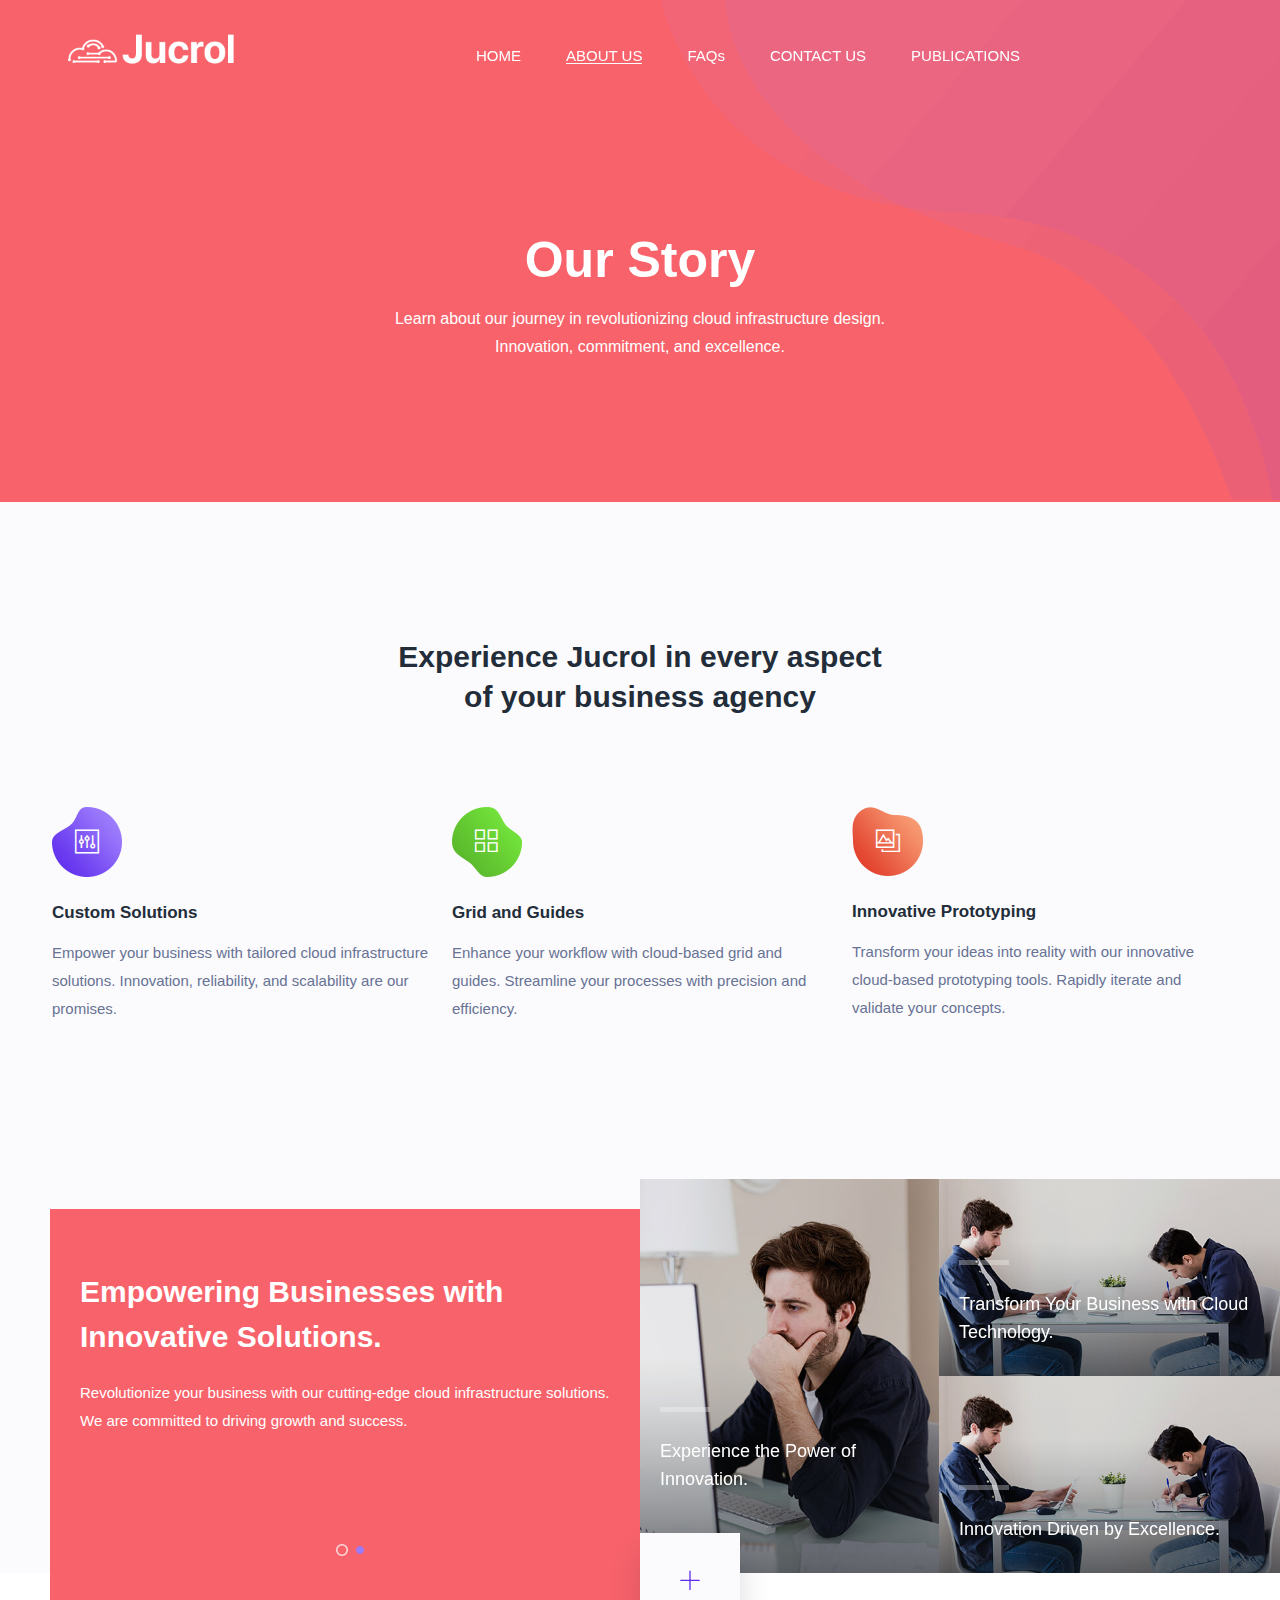
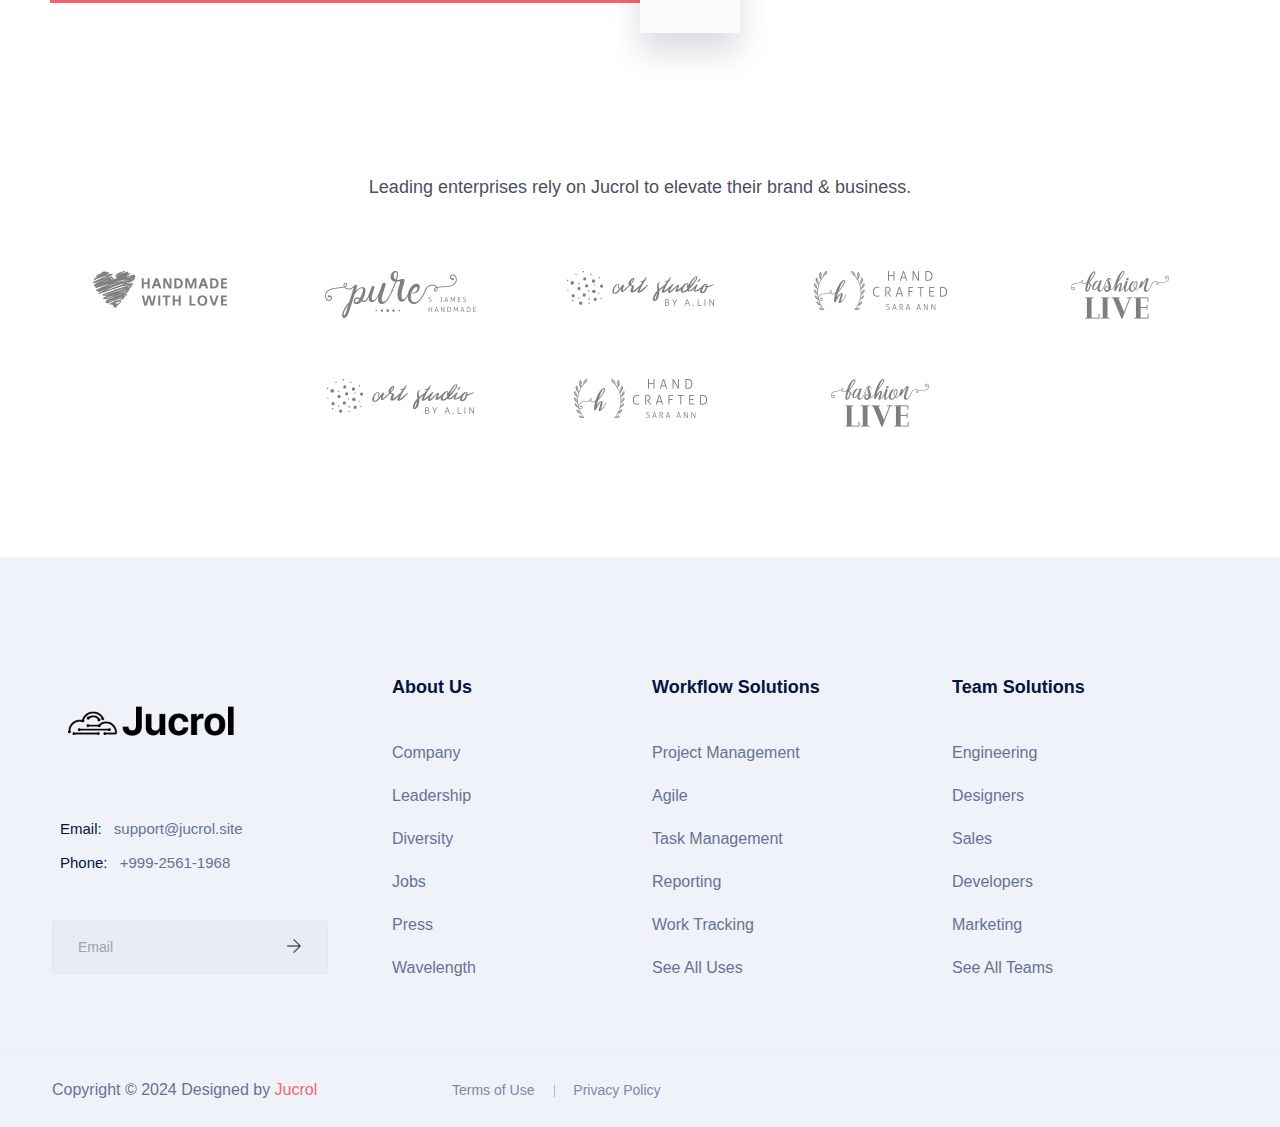
<file: about.html>
<!doctype html>
<html lang="en">


<!-- Mirrored from html.droitlab.com/saasland/about.html by HTTrack Website Copier/3.x [XR&CO'2014], Wed, 13 Mar 2024 10:14:49 GMT -->
<head>
    <!-- Required meta tags -->
    <meta charset="utf-8">
    <meta name="viewport" content="width=device-width, initial-scale=1, shrink-to-fit=no">
    <link rel="shortcut icon" href="img-site/favicon.png" type="image/x-icon">
    <title>Jucrol || Cloud Infrastructure Design</title>
    <!-- Bootstrap CSS -->
    <link rel="stylesheet" href="css/bootstrap.min.css">
    <link rel="stylesheet" href="vendors/bootstrap-selector/css/bootstrap-select.min.css">
    <!--icon font css-->
    <link rel="stylesheet" href="vendors/themify-icon/themify-icons.css">
    <link rel="stylesheet" href="vendors/flaticon/flaticon.css">
    <link rel="stylesheet" href="vendors/animation/animate.css">
    <link rel="stylesheet" href="vendors/owl-carousel/assets/owl.carousel.min.css">
    <link rel="stylesheet" href="vendors/magnify-pop/magnific-popup.css">
    <link rel="stylesheet" href="vendors/nice-select/nice-select.css">
    <link rel="stylesheet" href="vendors/elagent/style.css">
    <link rel="stylesheet" href="vendors/scroll/jquery.mCustomScrollbar.min.css">
    <link rel="stylesheet" href="css/style.css">
    <link rel="stylesheet" href="css/responsive.css">
</head>

<body>
    <div id="preloader">
        <div id="ctn-preloader" class="ctn-preloader">
            <div class="animation-preloader">
                <div class="spinner"></div>
                <div class="txt-loading">
                    <span data-text-preloader="J" class="letters-loading">
                        J
                    </span>
                    <span data-text-preloader="U" class="letters-loading">
                        U
                    </span>
                    <span data-text-preloader="C" class="letters-loading">
                        C
                    </span>
                    <span data-text-preloader="R" class="letters-loading">
                        R
                    </span>
                    <span data-text-preloader="O" class="letters-loading">
                        O
                    </span>
                    <span data-text-preloader="L" class="letters-loading">
                        L
                    </span>
                </div>
                <p class="text-center">Loading</p>
            </div>
            <div class="loader">
                <div class="row">
                    <div class="col-3 loader-section section-left">
                        <div class="bg"></div>
                    </div>
                    <div class="col-3 loader-section section-left">
                        <div class="bg"></div>
                    </div>
                    <div class="col-3 loader-section section-right">
                        <div class="bg"></div>
                    </div>
                    <div class="col-3 loader-section section-right">
                        <div class="bg"></div>
                    </div>
                </div>
            </div>
        </div>
    </div>
    <div class="body_wrapper">
        <header class="header_area">
            <nav class="navbar navbar-expand-lg menu_one menu_four">
                <div class="container">
                    <a class="navbar-brand sticky_logo" href="#"><img src="img-site/logoW.png" width="200"
                            alt="logo"><img src="img-site/logoB.png" width="200" alt=""></a>
                    <button class="navbar-toggler collapsed" type="button" data-bs-toggle="collapse"
                        data-bs-target="#navbarSupportedContent" aria-controls="navbarSupportedContent"
                        aria-expanded="false" aria-label="Toggle navigation">
                        <span class="menu_toggle">
                            <span class="hamburger">
                                <span></span>
                                <span></span>
                                <span></span>
                            </span>
                            <span class="hamburger-cross">
                                <span></span>
                                <span></span>
                            </span>
                        </span>
                    </button>

                    <div class="collapse navbar-collapse justify-content-between" id="navbarSupportedContent">
                        <ul class="navbar-nav menu w_menu ms-auto me-auto">
                            <li class="nav-item">
                                <a class="nav-link " href="index.html"  >
                                    HOME
                                </a>
                            </li>
                            <li class=" nav-item active">
                                <a class=" nav-link"  href="about.html">
                                    ABOUT US
                                </a>
                            </li>
                            <li class="nav-item ">
                                <a class="nav-link " href="faq.html"  >
                                    FAQs
                                </a>
                            </li>
                            <li class="nav-item ">
                                <a class="nav-link " href="contact.html"  >
                                    CONTACT US
                                </a>
                            </li>
                            <li class="nav-item ">
                                <a class="nav-link " href="blog.html"  >
                                    PUBLICATIONS
                                </a>
                            </li>
                        </ul>
                    </div>
                </div>
            </nav>
        </header>

        <section class="breadcrumb_area">
            <img class="breadcrumb_shap" src="img/breadcrumb/banner_bg.png" alt="">
            <div class="container">
                <div class="breadcrumb_content text-center">
                    <h1 class="f_p f_700 f_size_50 w_color l_height50 mb_20">Our Story</h1>
                    <p class="f_400 w_color f_size_16 l_height26">Learn about our journey in revolutionizing cloud infrastructure design.<br> Innovation, commitment, and excellence.</p>
                </div>
            </div>
        </section>
        
        <section class="agency_service_area bg_color">
            <div class="container">
                <h2 class="f_size_30 f_600 t_color3 l_height40 text-center mb_90">Experience Jucrol in every aspect<br> of your business agency</h2>
                <div class="row mb_30">
                    <div class="col-lg-4 col-sm-6">
                        <div class="p_service_item agency_service_item pr_70">
                            <div class="icon">
                                <img src="img/home4/icon_shape1.png" alt="">
                                <i class="ti-panel"></i>
                            </div>
                            <h5 class="f_600 f_p t_color3">Custom Solutions</h5>
                            <p>Empower your business with tailored cloud infrastructure solutions. Innovation, reliability, and scalability are our promises.</p>
                        </div>
                    </div>
                    <div class="col-lg-4 col-sm-6">
                        <div class="p_service_item agency_service_item pl_20 pr_70">
                            <div class="icon">
                                <img src="img/home4/icon_shape2.png" alt="">
                                <i class="ti-layout-grid2"></i>
                            </div>
                            <h5 class="f_600 f_p t_color3">Grid and Guides</h5>
                            <p>Enhance your workflow with cloud-based grid and guides. Streamline your processes with precision and efficiency.</p>
                        </div>
                    </div>
                    <div class="col-lg-4 col-sm-6">
                        <div class="p_service_item agency_service_item pl_20 pr_70">
                            <div class="icon">
                                <img src="img/home4/icon_shape3.png" alt="">
                                <i class="ti-gallery"></i>
                            </div>
                            <h5 class="f_600 f_p t_color3">Innovative Prototyping</h5>
                            <p>Transform your ideas into reality with our innovative cloud-based prototyping tools. Rapidly iterate and validate your concepts.</p>
                        </div>
                    </div>
                </div>
            </div>
        </section>
        
        <section class="agency_about_area d-flex bg_color">
            <div class="col-lg-6 about_content_left ">
                <div class="about_content mb_30">
                    <h2 class="f_size_30 f_700 l_height45 mb_20">Empowering Businesses with Innovative Solutions.</h2>
                    <p class="f_size_15 f_400">Revolutionize your business with our cutting-edge cloud infrastructure solutions. We are committed to driving growth and success.</p>
                </div>
            </div>
            <div class="col-lg-6 about_img">
                <a href="#" class="pluse_icon"><i class="ti-plus"></i></a>
                <div class="about_img_slider owl-carousel">
                    <div class="item">
                        <div class="about_item w45">
                            <img src="img/home4/team1.jpg" alt="">
                            <div class="about_text">
                                <span class="br"></span>
                                <h5 class="f_size_18 l_height28 mb-0">Experience the Power of Innovation.</h5>
                            </div>
                        </div>
                        <div class="about_item w55">
                            <img src="img/home4/team2.jpg" alt="">
                            <div class="about_text text_two">
                                <span class="br"></span>
                                <h5 class="f_size_18 l_height28 mb-0">Transform Your Business with Cloud Technology.</h5>
                            </div>
                        </div>
                        <div class="about_item w55">
                            <img src="img/home4/team2.jpg" alt="">
                            <div class="about_text text_two">
                                <span class="br"></span>
                                <h5 class="f_size_18 l_height28 mb-0">Innovation Driven by Excellence.</h5>
                            </div>
                        </div>
                    </div>
                    <div class="item">
                        <div class="about_item w45">
                            <img src="img/home4/team1.jpg" alt="">
                            <div class="about_text">
                                <span class="br"></span>
                                <h5 class="f_size_18 l_height28 mb-0">Experience the Power of Innovation.</h5>
                            </div>
                        </div>
                        <div class="about_item w55">
                            <img src="img/home4/team2.jpg" alt="">
                            <div class="about_text text_two">
                                <span class="br"></span>
                                <h5 class="f_size_18 l_height28 mb-0">Transform Your Business with Cloud Technology.</h5>
                            </div>
                        </div>
                        <div class="about_item w55">
                            <img src="img/home4/team2.jpg" alt="">
                            <div class="about_text text_two">
                                <span class="br"></span>
                                <h5 class="f_size_18 l_height28 mb-0">Innovation Driven by Excellence.</h5>
                            </div>
                        </div>
                    </div>
                </div>
            </div>
        </section>
        
        <section class="partner_logo_area_five">
            <div class="container">
                <h4 class="f_size_18 f_400 f_p text-center l_height28 mb_70">Leading enterprises rely on Jucrol to elevate their brand & business.</h4>
                <div class="row partner_info">
                    <div class="logo_item">
                        <a href="#"><img src="img/home3/logo_01.png" alt=""></a>
                    </div>
                    <div class="logo_item">
                        <a href="#"><img src="img/home3/logo_02.png" alt=""></a>
                    </div>
                    <div class="logo_item">
                        <a href="#"><img src="img/home3/logo_03.png" alt=""></a>
                    </div>
                    <div class="logo_item">
                        <a href="#"><img src="img/home3/logo_04.png" alt=""></a>
                    </div>
                    <div class="logo_item">
                        <a href="#"><img src="img/home3/logo_05.png" alt=""></a>
                    </div>
                    <div class="logo_item">
                        <a href="#"><img src="img/home3/logo_03.png" alt=""></a>
                    </div>
                    <div class="logo_item">
                        <a href="#"><img src="img/home3/logo_04.png" alt=""></a>
                    </div>
                    <div class="logo_item">
                        <a href="#"><img src="img/home3/logo_05.png" alt=""></a>
                    </div>
                </div>
            </div>
        </section>
        
        <footer class="footer_area footer_area_four f_bg">
            <div class="footer_top">
                <div class="container">
                    <div class="row">
                        <div class="col-lg-3 col-md-6">
                            <div class="f_widget company_widget">
                                <a href="index.html" class="f-logo"><img src="img-site/logoB.png" width="200"
                                        alt=""></a>
                                <div class="widget-wrap">
                                    <p class="f_400 f_p f_size_15 mb-0 l_height34"><span>Email:</span> <a
                                            href="mailto:support@jucrol.site" class="f_400">support@jucrol.site</a></p>
                                    <p class="f_400 f_p f_size_15 mb-0 l_height34"><span>Phone:</span> <a
                                            href="tel:+999-2561-1968" class="f_400">+999-2561-1968</a></p>
                                </div>
                                <form action="#" class="f_subscribe mailchimp" method="post">
                                    <input type="text" name="EMAIL" class="form-control memail" placeholder="Email">
                                    <button class="btn btn-submit" type="submit"><i class="ti-arrow-right"></i></button>
                                    <p class="mchimp-errmessage" style="display: none;"></p>
                                    <p class="mchimp-sucmessage" style="display: none;"></p>
                                </form>
                            </div>
                        </div>
                        <div class="col-lg-3 col-md-6">
                            <div class="f_widget about-widget pl_40">
                                <h3 class="f-title f_600 t_color f_size_18 mb_40">About Us</h3>
                                <ul class="list-unstyled f_list">
                                    <li><a href="#">Company</a></li>
                                    <li><a href="#">Leadership</a></li>
                                    <li><a href="#">Diversity</a></li>
                                    <li><a href="#">Jobs</a></li>
                                    <li><a href="#">Press</a></li>
                                    <li><a href="#">Wavelength</a></li>
                                </ul>
                            </div>
                        </div>
                        <div class="col-lg-3 col-md-6">
                            <div class="f_widget about-widget">
                                <h3 class="f-title f_600 t_color f_size_18 mb_40">Workflow Solutions</h3>
                                <ul class="list-unstyled f_list">
                                    <li><a href="#">Project Management</a></li>
                                    <li><a href="#">Agile</a></li>
                                    <li><a href="#">Task Management</a></li>
                                    <li><a href="#">Reporting</a></li>
                                    <li><a href="#">Work Tracking</a></li>
                                    <li><a href="#">See All Uses</a></li>
                                </ul>
                            </div>
                        </div>
                        <div class="col-lg-3 col-md-6">
                            <div class="f_widget about-widget">
                                <h3 class="f-title f_600 t_color f_size_18 mb_40">Team Solutions</h3>
                                <ul class="list-unstyled f_list">
                                    <li><a href="#">Engineering</a></li>
                                    <li><a href="#">Designers</a></li>
                                    <li><a href="#">Sales</a></li>
                                    <li><a href="#">Developers</a></li>
                                    <li><a href="#">Marketing</a></li>
                                    <li><a href="#">See All Teams</a></li>
                                </ul>
                            </div>
                        </div>
                    </div>
                </div>
            </div>
            <div class="footer_bottom">
                <div class="container">
                    <div class="row align-items-center">
                        <div class="col-lg-4 col-md-5 col-sm-6">
                            <p class="mb-0 f_400">Copyright © 2024 Designed by <a href="#">Jucrol</a></p>
                        </div>
                        <div class="col-lg-4 col-md-4 col-sm-12">
                            <ul class="list-unstyled f_menu text-right">
                                <li><a href="#">Terms of Use</a></li>
                                <li><a href="#">Privacy Policy</a></li>
                            </ul>
                        </div>
                    </div>
                </div>
            </div>
        </footer>
        
    </div>
    <!-- Optional JavaScript -->
    <!-- jQuery first, then Popper.js, then Bootstrap JS -->
    <script src="js/jquery-3.6.0.min.js"></script>
    <script src="js/popper.min.js"></script>
    <script src="js/bootstrap.min.js"></script>
    <script src="vendors/wow/wow.min.js"></script>
    <script src="vendors/sckroller/jquery.parallax-scroll.js"></script>
    <script src="vendors/owl-carousel/owl.carousel.min.js"></script>
    <script src="vendors/imagesloaded/imagesloaded.pkgd.min.js"></script>
    <script src="vendors/isotope/isotope-min.js"></script>
    <script src="vendors/magnify-pop/jquery.magnific-popup.min.js"></script>
    <script src="vendors/scroll/jquery.mCustomScrollbar.concat.min.js"></script>
    <script src="js/plugins.js"></script>
    <script src="vendors/slick/slick.js"></script>
    <script src="js/main.js"></script>
</body>


<!-- Mirrored from html.droitlab.com/saasland/about.html by HTTrack Website Copier/3.x [XR&CO'2014], Wed, 13 Mar 2024 10:14:50 GMT -->
</html>
</file>
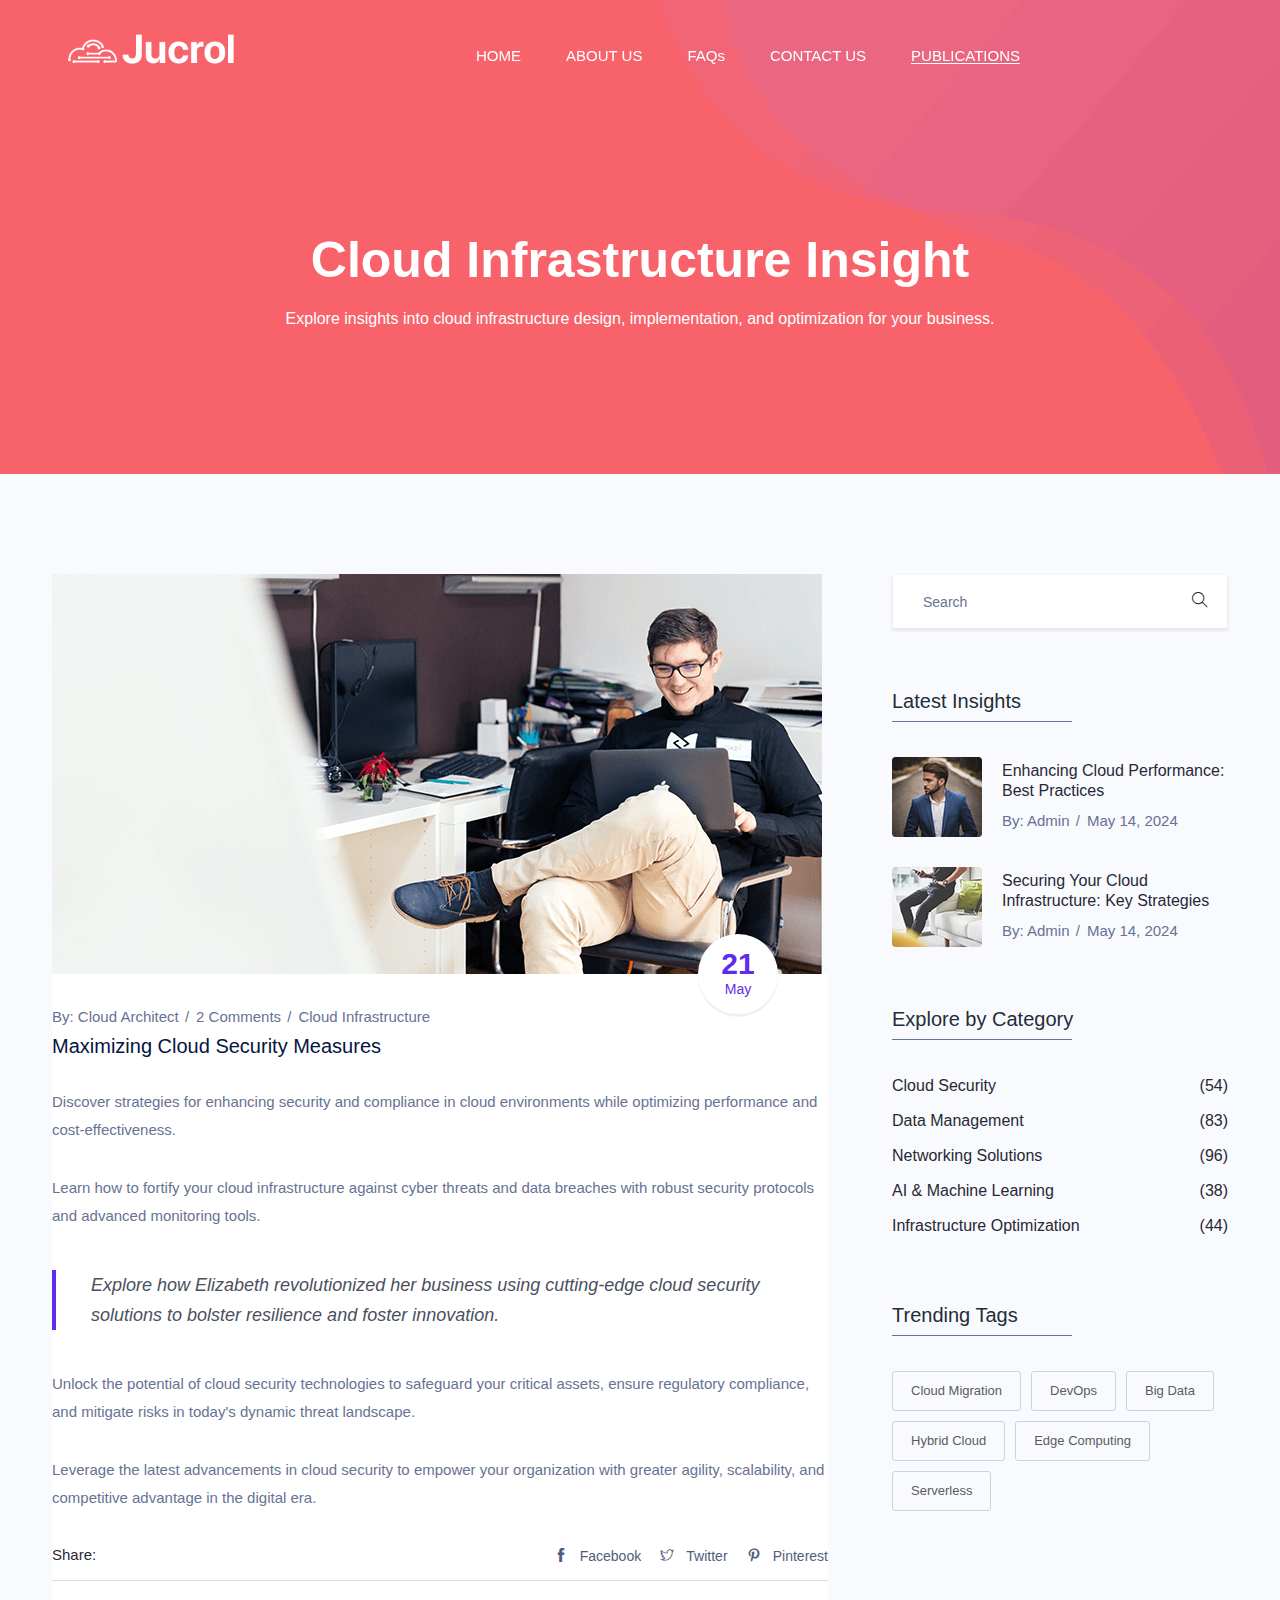
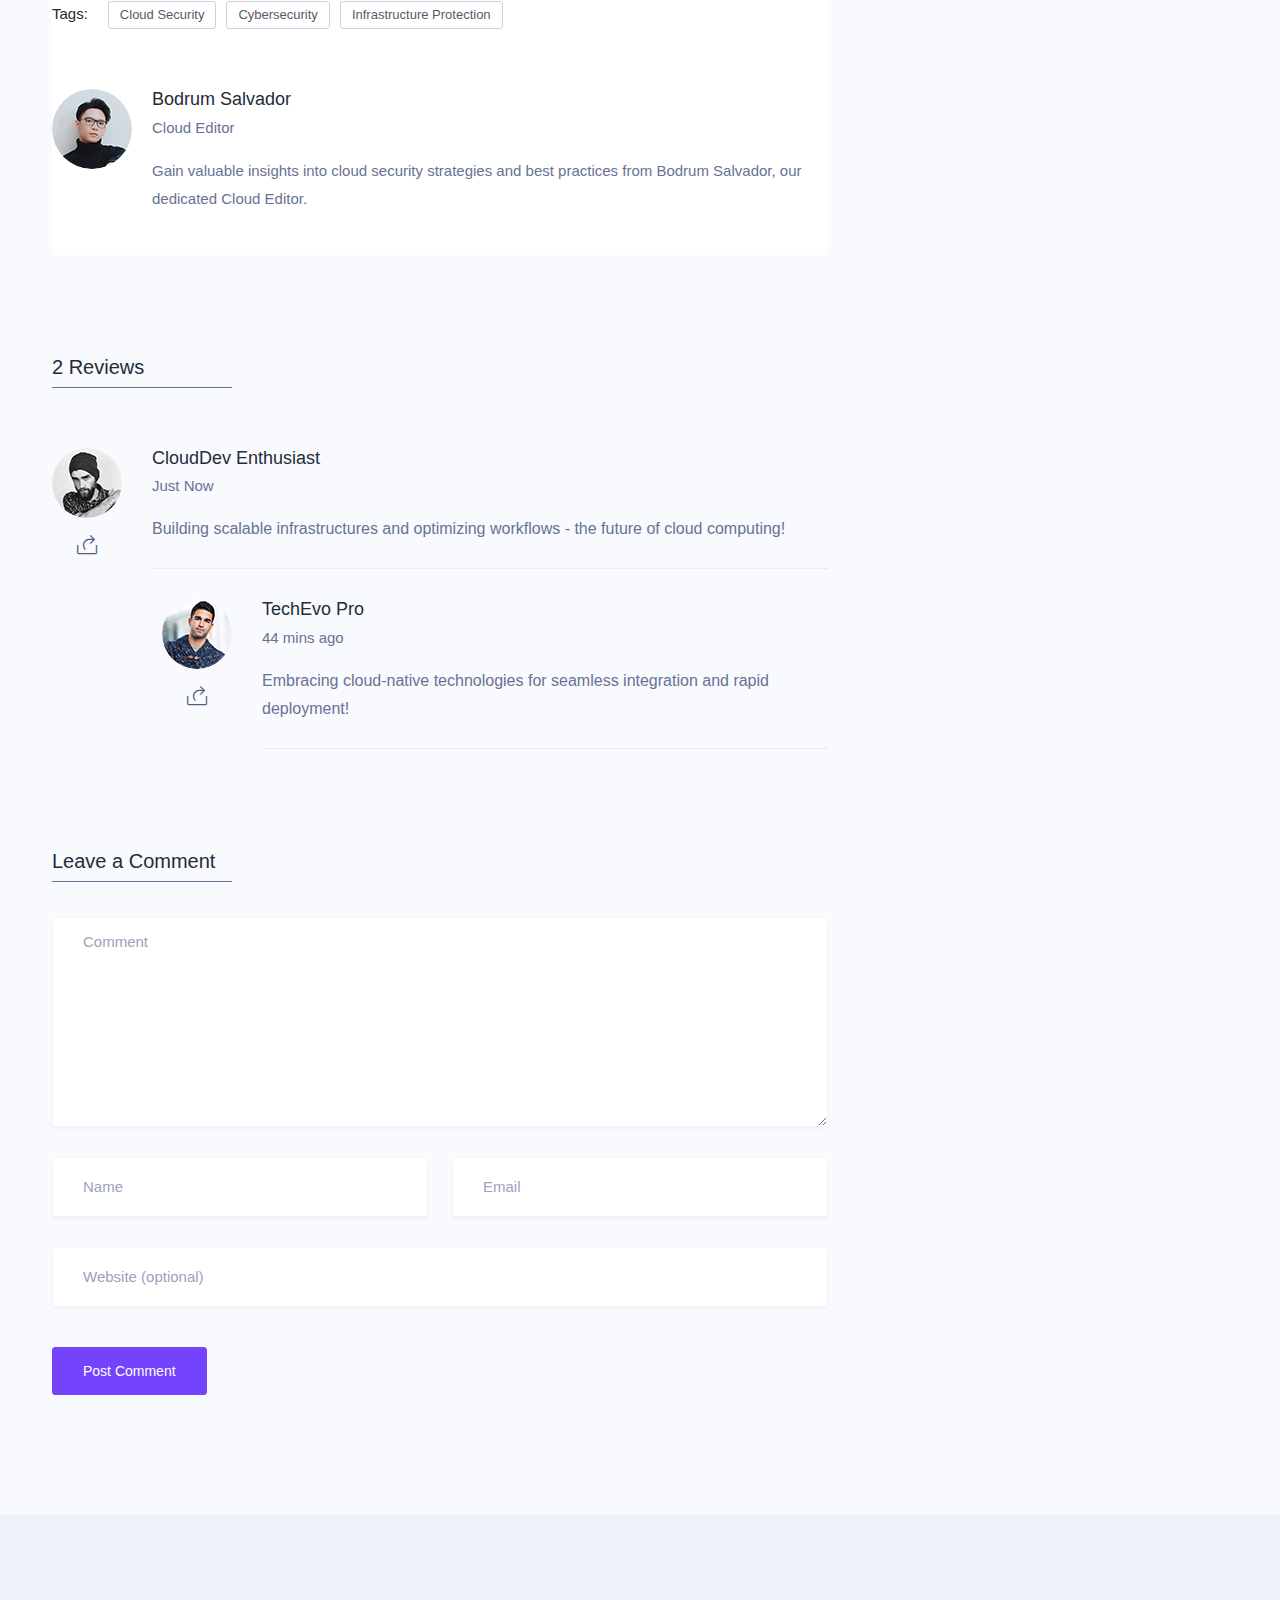
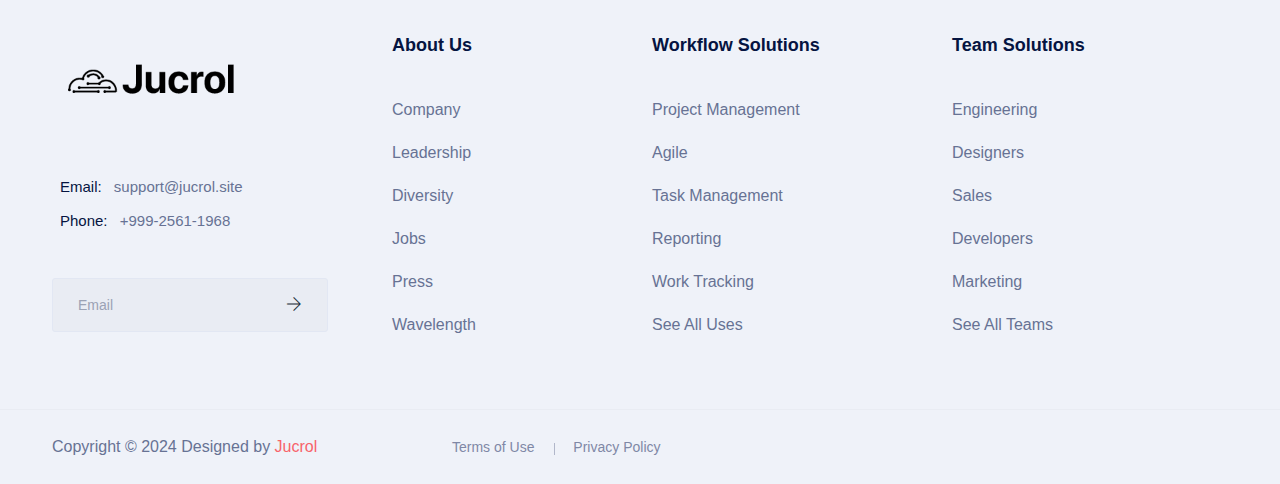
<file: blog-details-2.html>
<!doctype html>
<html lang="en">


<!-- Mirrored from html.droitlab.com/saasland/blog-single.html by HTTrack Website Copier/3.x [XR&CO'2014], Wed, 13 Mar 2024 10:16:46 GMT -->
<head>
    <!-- Required meta tags -->
    <meta charset="utf-8">
    <meta name="viewport" content="width=device-width, initial-scale=1, shrink-to-fit=no">
    <link rel="shortcut icon" href="img-site/favicon.png" type="image/x-icon">
    <title>Jucrol || Cloud Infrastructure Design</title>
    <!-- Bootstrap CSS -->
    <link rel="stylesheet" href="css/bootstrap.min.css">
    <link rel="stylesheet" href="vendors/bootstrap-selector/css/bootstrap-select.min.css">
    <!--icon font css-->
    <link rel="stylesheet" href="vendors/themify-icon/themify-icons.css">
    <link rel="stylesheet" href="vendors/flaticon/flaticon.css">
    <link rel="stylesheet" href="vendors/animation/animate.css">
    <link rel="stylesheet" href="vendors/owl-carousel/assets/owl.carousel.min.css">
    <link rel="stylesheet" href="vendors/magnify-pop/magnific-popup.css">
    <link rel="stylesheet" href="vendors/nice-select/nice-select.css">
    <link rel="stylesheet" href="vendors/elagent/style.css">
    <link rel="stylesheet" href="vendors/scroll/jquery.mCustomScrollbar.min.css">
    <link rel="stylesheet" href="css/style.css">
    <link rel="stylesheet" href="css/responsive.css">
</head>

<body>
    <div id="preloader">
        <div id="ctn-preloader" class="ctn-preloader">
            <div class="animation-preloader">
                <div class="spinner"></div>
                <div class="txt-loading">
                    <span data-text-preloader="J" class="letters-loading">
                        J
                    </span>
                    <span data-text-preloader="U" class="letters-loading">
                        U
                    </span>
                    <span data-text-preloader="C" class="letters-loading">
                        C
                    </span>
                    <span data-text-preloader="R" class="letters-loading">
                        R
                    </span>
                    <span data-text-preloader="O" class="letters-loading">
                        O
                    </span>
                    <span data-text-preloader="L" class="letters-loading">
                        L
                    </span>
                </div>
                <p class="text-center">Loading</p>
            </div>
            <div class="loader">
                <div class="row">
                    <div class="col-3 loader-section section-left">
                        <div class="bg"></div>
                    </div>
                    <div class="col-3 loader-section section-left">
                        <div class="bg"></div>
                    </div>
                    <div class="col-3 loader-section section-right">
                        <div class="bg"></div>
                    </div>
                    <div class="col-3 loader-section section-right">
                        <div class="bg"></div>
                    </div>
                </div>
            </div>
        </div>
    </div>
    <div class="body_wrapper">
        <header class="header_area">
            <nav class="navbar navbar-expand-lg menu_one menu_four">
                <div class="container">
                    <a class="navbar-brand sticky_logo" href="#"><img src="img-site/logoW.png" width="200"
                            alt="logo"><img src="img-site/logoB.png" width="200" alt=""></a>
                    <button class="navbar-toggler collapsed" type="button" data-bs-toggle="collapse"
                        data-bs-target="#navbarSupportedContent" aria-controls="navbarSupportedContent"
                        aria-expanded="false" aria-label="Toggle navigation">
                        <span class="menu_toggle">
                            <span class="hamburger">
                                <span></span>
                                <span></span>
                                <span></span>
                            </span>
                            <span class="hamburger-cross">
                                <span></span>
                                <span></span>
                            </span>
                        </span>
                    </button>

                    <div class="collapse navbar-collapse justify-content-between" id="navbarSupportedContent">
                        <ul class="navbar-nav menu w_menu ms-auto me-auto">
                            <li class="nav-item">
                                <a class="nav-link " href="index.html"  >
                                    HOME
                                </a>
                            </li>
                            <li class=" nav-item">
                                <a class=" nav-link"  href="about.html">
                                    ABOUT US
                                </a>
                            </li>
                            <li class="nav-item ">
                                <a class="nav-link " href="faq.html"  >
                                    FAQs
                                </a>
                            </li>
                            <li class="nav-item ">
                                <a class="nav-link " href="contact.html"  >
                                    CONTACT US
                                </a>
                            </li>
                            <li class="nav-item active">
                                <a class="nav-link " href="blog.html"  >
                                    PUBLICATIONS
                                </a>
                            </li>
                        </ul>
                    </div>
                </div>
            </nav>
        </header>

        <section class="breadcrumb_area">
            <img class="breadcrumb_shap" src="img/breadcrumb/banner_bg.png" alt="">
            <div class="container">
                <div class="breadcrumb_content text-center">
                    <h1 class="f_p f_700 f_size_50 w_color l_height50 mb_20">Cloud Infrastructure Insight</h1>
                    <p class="f_400 w_color f_size_16 l_height26">Explore insights into cloud infrastructure design, implementation, and optimization for your business.</p>
                </div>
            </div>
        </section>
        

        <section class="blog_area sec_pad">
            <div class="container">
                <div class="row">
                    <div class="col-lg-8 blog_sidebar_left">
                        <div class="blog_single mb_50">
                            <img class="img-fluid" src="img/blog-grid/blog_single.png" alt="">
                            <div class="blog_content">
                                <div class="post_date">
                                    <h2>21 <span>May</span></h2>
                                </div>
                                <div class="entry_post_info">
                                    By: <a href="#">Cloud Architect</a>
                                    <a href="#">2 Comments</a>
                                    <a href="#">Cloud Infrastructure</a>
                                </div>
                                <a href="#">
                                    <h5 class="f_p f_size_20 f_500 t_color mb-30">Maximizing Cloud Security Measures</h5>
                                </a>
                                <p class="f_400 mb-30">Discover strategies for enhancing security and compliance in cloud environments while optimizing performance and cost-effectiveness.</p>
                                <p class="f_400 mb_40">Learn how to fortify your cloud infrastructure against cyber threats and data breaches with robust security protocols and advanced monitoring tools.</p>
                                <blockquote class="blockquote mb_40">
                                    <h6 class="mb-0 f_size_18 l_height30 f_p f_400">Explore how Elizabeth revolutionized her business using cutting-edge cloud security solutions to bolster resilience and foster innovation.</h6>
                                </blockquote>
                                <p class="f_400 mb-30">Unlock the potential of cloud security technologies to safeguard your critical assets, ensure regulatory compliance, and mitigate risks in today's dynamic threat landscape.</p>
                                <p class="f_400 mb-30">Leverage the latest advancements in cloud security to empower your organization with greater agility, scalability, and competitive advantage in the digital era.</p>
                                <div class="post_share">
                                    <div class="post-nam"> Share: </div>
                                    <div class="flex">
                                        <a href="#"><i class="ti-facebook"></i>Facebook</a>
                                        <a href="#"><i class="ti-twitter"></i>Twitter</a>
                                        <a href="#"><i class="ti-pinterest"></i>Pinterest</a>
                                    </div>
                                </div>
                                <div class="post_tag d-flex">
                                    <div class="post-nam"> Tags: </div>
                                    <a href="#">Cloud Security</a>
                                    <a href="#">Cybersecurity</a>
                                    <a href="#">Infrastructure Protection</a>
                                </div>
                                <div class="media post_author mt_60">
                                    <img class="rounded-circle" src="img/blog-grid/author_img.png" alt="">
                                    <div class="media-body">
                                        <h5 class="f_p t_color3 f_size_18 f_500">Bodrum Salvador</h5>
                                        <h6 class="f_p f_size_15 f_400 mb_20">Cloud Editor</h6>
                                        <p>Gain valuable insights into cloud security strategies and best practices from Bodrum Salvador, our dedicated Cloud Editor.</p>
                                    </div>
                                </div>
                            </div>
                            
                        </div>
                        
                        <div class="widget_title mt_100">
                            <h3 class="f_p f_size_20 t_color3">2 Reviews</h3>
                            <div class="border_bottom"></div>
                        </div>
                        
                        <ul class="comment-box list-unstyled mb-0">
                            <li class="post_comment">
                                <div class="media post_author mt_60">
                                    <div class="media-left">
                                        <img class="rounded-circle" src="img/blog-grid/comment1.png" alt="">
                                        <a href="#" class="replay"><i class="ti-share"></i></a>
                                    </div>
                                    <div class="media-body">
                                        <h5 class="f_p t_color3 f_size_18 f_500">CloudDev Enthusiast</h5>
                                        <h6 class="f_p f_size_15 f_400 mb_20">Just Now</h6>
                                        <p>Building scalable infrastructures and optimizing workflows - the future of cloud computing!</p>
                                    </div>
                                </div>
                                <ul class="reply-comment list-unstyled">
                                    <li class="post-comment">
                                        <div class="media post_author comment-content">
                                            <div class="media-left">
                                                <img class="rounded-circle" src="img/blog-grid/comment2.png" alt="">
                                                <a href="#" class="replay"><i class="ti-share"></i></a>
                                            </div>
                                            <div class="media-body">
                                                <h5 class="f_p t_color3 f_size_18 f_500">TechEvo Pro</h5>
                                                <h6 class="f_p f_size_15 f_400 mb_20">44 mins ago</h6>
                                                <p>Embracing cloud-native technologies for seamless integration and rapid deployment!</p>
                                            </div>
                                        </div>
                                    </li>
                                </ul>
                            </li>
                        </ul>
                        

                        <div class="widget_title mt_100">
                            <h3 class="f_p f_size_20 t_color3">Leave a Comment</h3>
                            <div class="border_bottom"></div>
                        </div>
                        <form class="get_quote_form row" action="#" method="post">
                            <div class="col-md-12 form-group">
                                <textarea class="form-control message" placeholder="Comment"></textarea>
                            </div>
                            <div class="col-md-6 form-group">
                                <input type="text" class="form-control" id="name" placeholder="Name">
                            </div>
                            <div class="col-md-6 form-group">
                                <input type="email" class="form-control" id="email" placeholder="Email">
                            </div>
                            <div class="col-md-12 form-group">
                                <input type="text" class="form-control" id="website" placeholder="Website (optional)">
                            </div>
                            <div class="col-md-12"><button class="btn btn_three btn_hover f_size_15 f_500"
                                    type="submit">Post Comment</button></div>
                        </form>
                    </div>

                     <div class="col-lg-4">
                        <div class="blog-sidebar">
                            <div class="widget sidebar_widget widget_search">
                                <form action="#" class="search-form input-group">
                                    <input type="search" class="form-control widget_input" placeholder="Search">
                                    <button type="submit"><i class="ti-search"></i></button>
                                </form>
                            </div>
                            <div class="widget sidebar_widget widget_recent_post mt_60">
                                <div class="widget_title">
                                    <h3 class="f_p f_size_20 t_color3">Latest Insights</h3>
                                    <div class="border_bottom"></div>
                                </div>
                                <div class="media post_item">
                                    <img src="img/blog-grid/post_1.jpg" alt="">
                                    <div class="media-body">
                                        <a href="#">
                                            <h3 class="f_size_16 f_p f_400">Enhancing Cloud Performance: Best Practices</h3>
                                        </a>
                                        <div class="entry_post_info">
                                            By: <a href="#">Admin</a>
                                            <a href="#">May 14, 2024</a>
                                        </div>
                                    </div>
                                </div>
                                <div class="media post_item">
                                    <img src="img/blog-grid/post_2.jpg" alt="">
                                    <div class="media-body">
                                        <a href="#">
                                            <h3 class="f_size_16 f_p f_400">Securing Your Cloud Infrastructure: Key Strategies</h3>
                                        </a>
                                        <div class="entry_post_info">
                                            By: <a href="#">Admin</a>
                                            <a href="#">May 14, 2024</a>
                                        </div>
                                    </div>
                                </div>
                            </div>
                            <div class="widget sidebar_widget widget_categorie mt_60">
                                <div class="widget_title">
                                    <h3 class="f_p f_size_20 t_color3">Explore by Category</h3>
                                    <div class="border_bottom"></div>
                                </div>
                                <ul class="list-unstyled">
                                    <li> <a href="#"><span>Cloud Security</span><em>(54)</em></a> </li>
                                    <li> <a href="#"><span>Data Management</span><em>(83)</em></a> </li>
                                    <li> <a href="#"><span>Networking Solutions</span><em>(96)</em></a> </li>
                                    <li> <a href="#"><span>AI & Machine Learning</span><em>(38)</em></a> </li>
                                    <li> <a href="#"><span>Infrastructure Optimization</span><em>(44)</em></a> </li>
                                </ul>
                            </div>
                            <div class="widget sidebar_widget widget_tag_cloud mt_60">
                                <div class="widget_title">
                                    <h3 class="f_p f_size_20 t_color3">Trending Tags</h3>
                                    <div class="border_bottom"></div>
                                </div>
                                <div class="post-tags">
                                    <a href="#">Cloud Migration</a>
                                    <a href="#">DevOps</a>
                                    <a href="#">Big Data</a>
                                    <a href="#">Hybrid Cloud</a>
                                    <a href="#">Edge Computing</a>
                                    <a href="#">Serverless</a>
                                </div>
                            </div>
                        </div>
                    </div>
                </div>
            </div>
        </section>

        <footer class="footer_area footer_area_four f_bg">
            <div class="footer_top">
                <div class="container">
                    <div class="row">
                        <div class="col-lg-3 col-md-6">
                            <div class="f_widget company_widget">
                                <a href="index.html" class="f-logo"><img src="img-site/logoB.png" width="200"
                                        alt=""></a>
                                <div class="widget-wrap">
                                    <p class="f_400 f_p f_size_15 mb-0 l_height34"><span>Email:</span> <a
                                            href="mailto:support@jucrol.site" class="f_400">support@jucrol.site</a></p>
                                    <p class="f_400 f_p f_size_15 mb-0 l_height34"><span>Phone:</span> <a
                                            href="tel:+999-2561-1968" class="f_400">+999-2561-1968</a></p>
                                </div>
                                <form action="#" class="f_subscribe mailchimp" method="post">
                                    <input type="text" name="EMAIL" class="form-control memail" placeholder="Email">
                                    <button class="btn btn-submit" type="submit"><i class="ti-arrow-right"></i></button>
                                    <p class="mchimp-errmessage" style="display: none;"></p>
                                    <p class="mchimp-sucmessage" style="display: none;"></p>
                                </form>
                            </div>
                        </div>
                        <div class="col-lg-3 col-md-6">
                            <div class="f_widget about-widget pl_40">
                                <h3 class="f-title f_600 t_color f_size_18 mb_40">About Us</h3>
                                <ul class="list-unstyled f_list">
                                    <li><a href="#">Company</a></li>
                                    <li><a href="#">Leadership</a></li>
                                    <li><a href="#">Diversity</a></li>
                                    <li><a href="#">Jobs</a></li>
                                    <li><a href="#">Press</a></li>
                                    <li><a href="#">Wavelength</a></li>
                                </ul>
                            </div>
                        </div>
                        <div class="col-lg-3 col-md-6">
                            <div class="f_widget about-widget">
                                <h3 class="f-title f_600 t_color f_size_18 mb_40">Workflow Solutions</h3>
                                <ul class="list-unstyled f_list">
                                    <li><a href="#">Project Management</a></li>
                                    <li><a href="#">Agile</a></li>
                                    <li><a href="#">Task Management</a></li>
                                    <li><a href="#">Reporting</a></li>
                                    <li><a href="#">Work Tracking</a></li>
                                    <li><a href="#">See All Uses</a></li>
                                </ul>
                            </div>
                        </div>
                        <div class="col-lg-3 col-md-6">
                            <div class="f_widget about-widget">
                                <h3 class="f-title f_600 t_color f_size_18 mb_40">Team Solutions</h3>
                                <ul class="list-unstyled f_list">
                                    <li><a href="#">Engineering</a></li>
                                    <li><a href="#">Designers</a></li>
                                    <li><a href="#">Sales</a></li>
                                    <li><a href="#">Developers</a></li>
                                    <li><a href="#">Marketing</a></li>
                                    <li><a href="#">See All Teams</a></li>
                                </ul>
                            </div>
                        </div>
                    </div>
                </div>
            </div>
            <div class="footer_bottom">
                <div class="container">
                    <div class="row align-items-center">
                        <div class="col-lg-4 col-md-5 col-sm-6">
                            <p class="mb-0 f_400">Copyright © 2024 Designed by <a href="#">Jucrol</a></p>
                        </div>
                        <div class="col-lg-4 col-md-4 col-sm-12">
                            <ul class="list-unstyled f_menu text-right">
                                <li><a href="#">Terms of Use</a></li>
                                <li><a href="#">Privacy Policy</a></li>
                            </ul>
                        </div>
                    </div>
                </div>
            </div>
        </footer>
    </div>
    <!-- Optional JavaScript -->
    <!-- jQuery first, then Popper.js, then Bootstrap JS -->
    <script src="js/jquery-3.6.0.min.js"></script>
    <script src="js/popper.min.js"></script>
    <script src="js/bootstrap.min.js"></script>
    <script src="vendors/wow/wow.min.js"></script>
    <script src="vendors/sckroller/jquery.parallax-scroll.js"></script>
    <script src="vendors/owl-carousel/owl.carousel.min.js"></script>
    <script src="vendors/imagesloaded/imagesloaded.pkgd.min.js"></script>
    <script src="vendors/isotope/isotope-min.js"></script>
    <script src="vendors/magnify-pop/jquery.magnific-popup.min.js"></script>
    <script src="vendors/nice-select/jquery.nice-select.min.js"></script>
    <script src="vendors/scroll/jquery.mCustomScrollbar.concat.min.js"></script>
    <script src="js/plugins.js"></script>
    <script src="vendors/slick/slick.js"></script>
    <script src="js/main.js"></script>
</body>


<!-- Mirrored from html.droitlab.com/saasland/blog-single.html by HTTrack Website Copier/3.x [XR&CO'2014], Wed, 13 Mar 2024 10:16:49 GMT -->
</html>
</file>
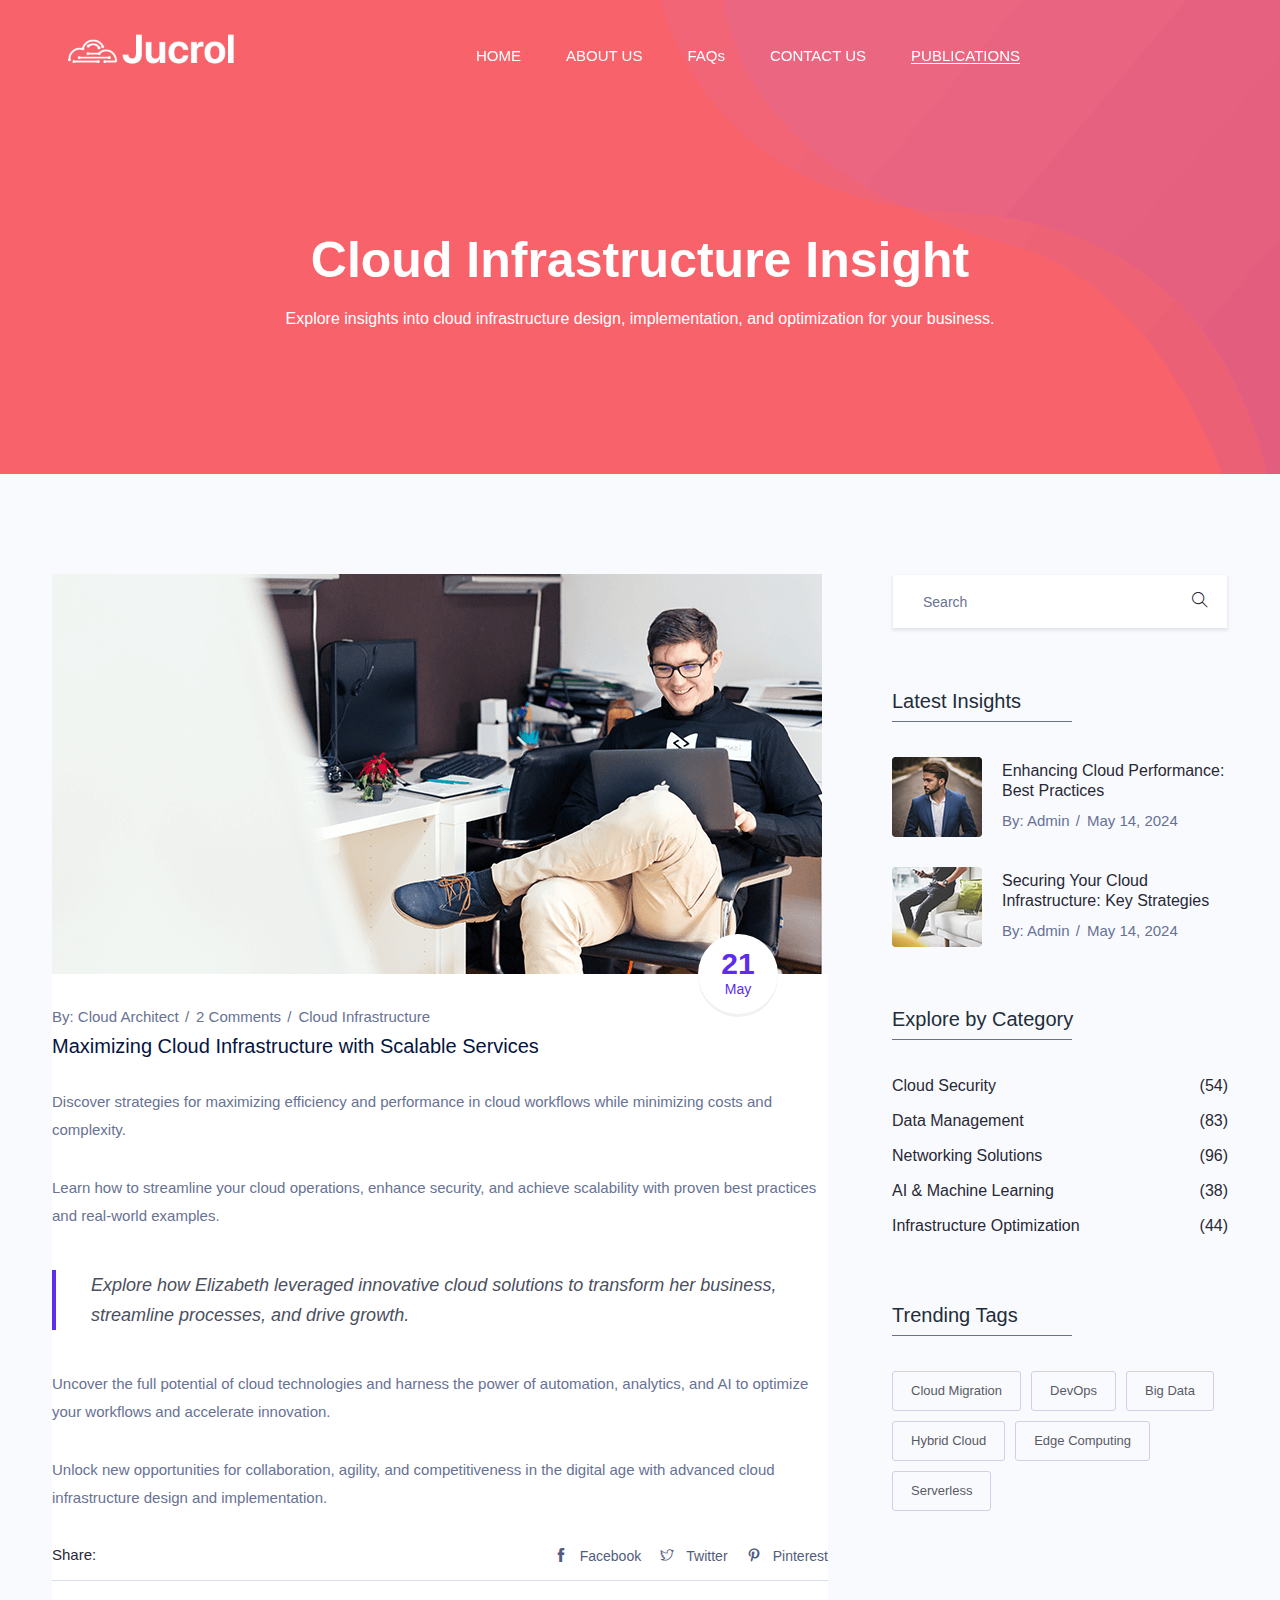
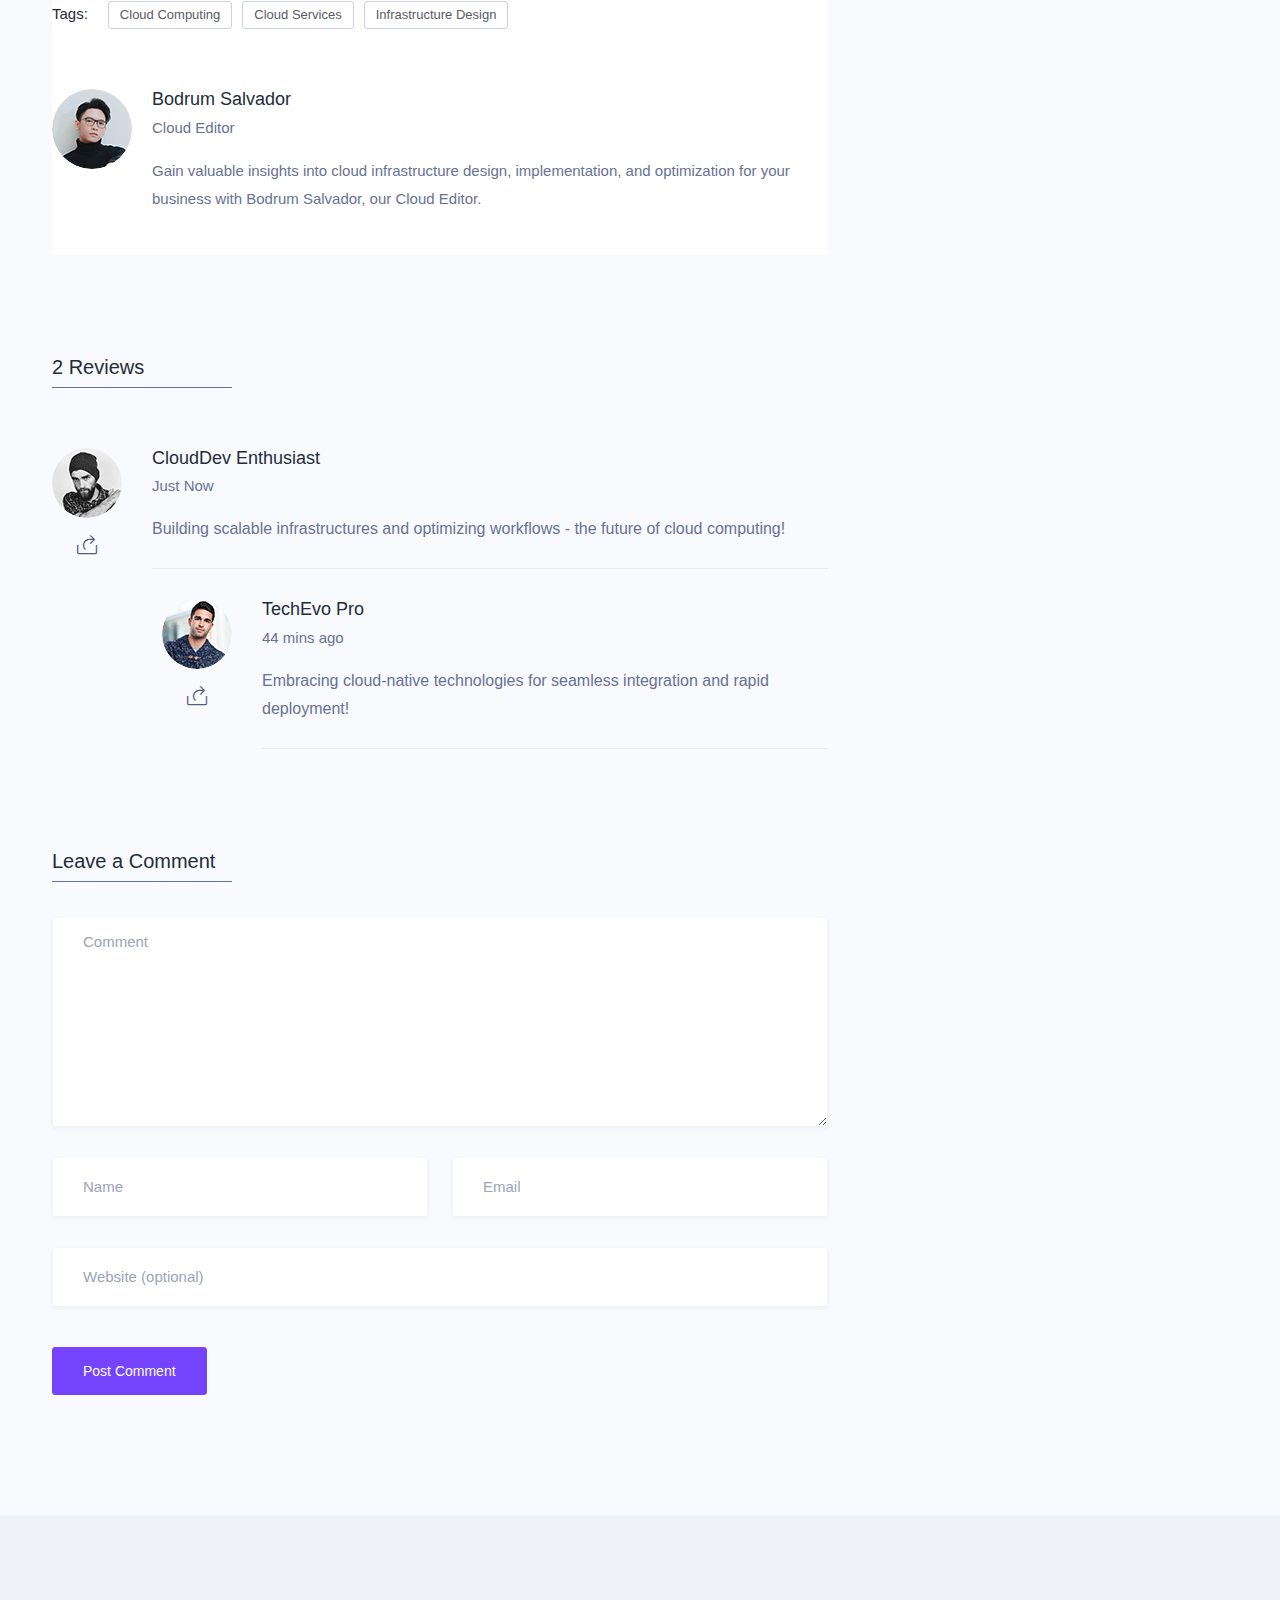
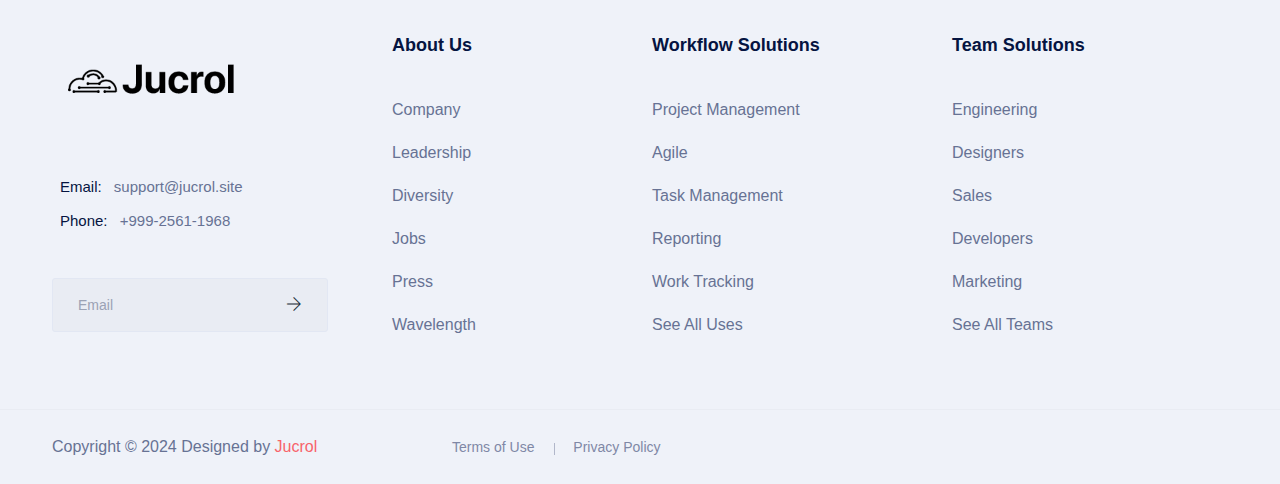
<file: blog-details-3.html>
<!doctype html>
<html lang="en">


<!-- Mirrored from html.droitlab.com/saasland/blog-single.html by HTTrack Website Copier/3.x [XR&CO'2014], Wed, 13 Mar 2024 10:16:46 GMT -->
<head>
    <!-- Required meta tags -->
    <meta charset="utf-8">
    <meta name="viewport" content="width=device-width, initial-scale=1, shrink-to-fit=no">
    <link rel="shortcut icon" href="img-site/favicon.png" type="image/x-icon">
    <title>Jucrol || Cloud Infrastructure Design</title>
    <!-- Bootstrap CSS -->
    <link rel="stylesheet" href="css/bootstrap.min.css">
    <link rel="stylesheet" href="vendors/bootstrap-selector/css/bootstrap-select.min.css">
    <!--icon font css-->
    <link rel="stylesheet" href="vendors/themify-icon/themify-icons.css">
    <link rel="stylesheet" href="vendors/flaticon/flaticon.css">
    <link rel="stylesheet" href="vendors/animation/animate.css">
    <link rel="stylesheet" href="vendors/owl-carousel/assets/owl.carousel.min.css">
    <link rel="stylesheet" href="vendors/magnify-pop/magnific-popup.css">
    <link rel="stylesheet" href="vendors/nice-select/nice-select.css">
    <link rel="stylesheet" href="vendors/elagent/style.css">
    <link rel="stylesheet" href="vendors/scroll/jquery.mCustomScrollbar.min.css">
    <link rel="stylesheet" href="css/style.css">
    <link rel="stylesheet" href="css/responsive.css">
</head>

<body>
    <div id="preloader">
        <div id="ctn-preloader" class="ctn-preloader">
            <div class="animation-preloader">
                <div class="spinner"></div>
                <div class="txt-loading">
                    <span data-text-preloader="J" class="letters-loading">
                        J
                    </span>
                    <span data-text-preloader="U" class="letters-loading">
                        U
                    </span>
                    <span data-text-preloader="C" class="letters-loading">
                        C
                    </span>
                    <span data-text-preloader="R" class="letters-loading">
                        R
                    </span>
                    <span data-text-preloader="O" class="letters-loading">
                        O
                    </span>
                    <span data-text-preloader="L" class="letters-loading">
                        L
                    </span>
                </div>
                <p class="text-center">Loading</p>
            </div>
            <div class="loader">
                <div class="row">
                    <div class="col-3 loader-section section-left">
                        <div class="bg"></div>
                    </div>
                    <div class="col-3 loader-section section-left">
                        <div class="bg"></div>
                    </div>
                    <div class="col-3 loader-section section-right">
                        <div class="bg"></div>
                    </div>
                    <div class="col-3 loader-section section-right">
                        <div class="bg"></div>
                    </div>
                </div>
            </div>
        </div>
    </div>
    <div class="body_wrapper">
        <header class="header_area">
            <nav class="navbar navbar-expand-lg menu_one menu_four">
                <div class="container">
                    <a class="navbar-brand sticky_logo" href="#"><img src="img-site/logoW.png" width="200"
                            alt="logo"><img src="img-site/logoB.png" width="200" alt=""></a>
                    <button class="navbar-toggler collapsed" type="button" data-bs-toggle="collapse"
                        data-bs-target="#navbarSupportedContent" aria-controls="navbarSupportedContent"
                        aria-expanded="false" aria-label="Toggle navigation">
                        <span class="menu_toggle">
                            <span class="hamburger">
                                <span></span>
                                <span></span>
                                <span></span>
                            </span>
                            <span class="hamburger-cross">
                                <span></span>
                                <span></span>
                            </span>
                        </span>
                    </button>

                    <div class="collapse navbar-collapse justify-content-between" id="navbarSupportedContent">
                        <ul class="navbar-nav menu w_menu ms-auto me-auto">
                            <li class="nav-item">
                                <a class="nav-link " href="index.html"  >
                                    HOME
                                </a>
                            </li>
                            <li class=" nav-item">
                                <a class=" nav-link"  href="about.html">
                                    ABOUT US
                                </a>
                            </li>
                            <li class="nav-item ">
                                <a class="nav-link " href="faq.html"  >
                                    FAQs
                                </a>
                            </li>
                            <li class="nav-item ">
                                <a class="nav-link " href="contact.html"  >
                                    CONTACT US
                                </a>
                            </li>
                            <li class="nav-item active">
                                <a class="nav-link " href="blog.html"  >
                                    PUBLICATIONS
                                </a>
                            </li>
                        </ul>
                    </div>
                </div>
            </nav>
        </header>

        <section class="breadcrumb_area">
            <img class="breadcrumb_shap" src="img/breadcrumb/banner_bg.png" alt="">
            <div class="container">
                <div class="breadcrumb_content text-center">
                    <h1 class="f_p f_700 f_size_50 w_color l_height50 mb_20">Cloud Infrastructure Insight</h1>
                    <p class="f_400 w_color f_size_16 l_height26">Explore insights into cloud infrastructure design, implementation, and optimization for your business.</p>
                </div>
            </div>
        </section>
        

        <section class="blog_area sec_pad">
            <div class="container">
                <div class="row">
                    <div class="col-lg-8 blog_sidebar_left">
                        <div class="blog_single mb_50">
                            <img class="img-fluid" src="img/blog-grid/blog_single.png" alt="">
                            <div class="blog_content">
                                <div class="post_date">
                                    <h2>21 <span>May</span></h2>
                                </div>
                                <div class="entry_post_info">
                                    By: <a href="#">Cloud Architect</a>
                                    <a href="#">2 Comments</a>
                                    <a href="#">Cloud Infrastructure</a>
                                </div>
                                <a href="#">
                                    <h5 class="f_p f_size_20 f_500 t_color mb-30">Maximizing Cloud Infrastructure with Scalable Services</h5>
                                </a>
                                <p class="f_400 mb-30">Discover strategies for maximizing efficiency and performance in cloud workflows while minimizing costs and complexity.</p>
                                <p class="f_400 mb_40">Learn how to streamline your cloud operations, enhance security, and achieve scalability with proven best practices and real-world examples.</p>
                                <blockquote class="blockquote mb_40">
                                    <h6 class="mb-0 f_size_18 l_height30 f_p f_400">Explore how Elizabeth leveraged innovative cloud solutions to transform her business, streamline processes, and drive growth.</h6>
                                </blockquote>
                                <p class="f_400 mb-30">Uncover the full potential of cloud technologies and harness the power of automation, analytics, and AI to optimize your workflows and accelerate innovation.</p>
                                <p class="f_400 mb-30">Unlock new opportunities for collaboration, agility, and competitiveness in the digital age with advanced cloud infrastructure design and implementation.</p>
                                <div class="post_share">
                                    <div class="post-nam"> Share: </div>
                                    <div class="flex">
                                        <a href="#"><i class="ti-facebook"></i>Facebook</a>
                                        <a href="#"><i class="ti-twitter"></i>Twitter</a>
                                        <a href="#"><i class="ti-pinterest"></i>Pinterest</a>
                                    </div>
                                </div>
                                <div class="post_tag d-flex">
                                    <div class="post-nam"> Tags: </div>
                                    <a href="#">Cloud Computing</a>
                                    <a href="#">Cloud Services</a>
                                    <a href="#">Infrastructure Design</a>
                                </div>
                                <div class="media post_author mt_60">
                                    <img class="rounded-circle" src="img/blog-grid/author_img.png" alt="">
                                    <div class="media-body">
                                        <h5 class="f_p t_color3 f_size_18 f_500">Bodrum Salvador</h5>
                                        <h6 class="f_p f_size_15 f_400 mb_20">Cloud Editor</h6>
                                        <p>Gain valuable insights into cloud infrastructure design, implementation, and optimization for your business with Bodrum Salvador, our Cloud Editor.</p>
                                    </div>
                                </div>
                            </div>
                            
                        </div>
                        
                        <div class="widget_title mt_100">
                            <h3 class="f_p f_size_20 t_color3">2 Reviews</h3>
                            <div class="border_bottom"></div>
                        </div>
                        
                        <ul class="comment-box list-unstyled mb-0">
                            <li class="post_comment">
                                <div class="media post_author mt_60">
                                    <div class="media-left">
                                        <img class="rounded-circle" src="img/blog-grid/comment1.png" alt="">
                                        <a href="#" class="replay"><i class="ti-share"></i></a>
                                    </div>
                                    <div class="media-body">
                                        <h5 class="f_p t_color3 f_size_18 f_500">CloudDev Enthusiast</h5>
                                        <h6 class="f_p f_size_15 f_400 mb_20">Just Now</h6>
                                        <p>Building scalable infrastructures and optimizing workflows - the future of cloud computing!</p>
                                    </div>
                                </div>
                                <ul class="reply-comment list-unstyled">
                                    <li class="post-comment">
                                        <div class="media post_author comment-content">
                                            <div class="media-left">
                                                <img class="rounded-circle" src="img/blog-grid/comment2.png" alt="">
                                                <a href="#" class="replay"><i class="ti-share"></i></a>
                                            </div>
                                            <div class="media-body">
                                                <h5 class="f_p t_color3 f_size_18 f_500">TechEvo Pro</h5>
                                                <h6 class="f_p f_size_15 f_400 mb_20">44 mins ago</h6>
                                                <p>Embracing cloud-native technologies for seamless integration and rapid deployment!</p>
                                            </div>
                                        </div>
                                    </li>
                                </ul>
                            </li>
                        </ul>
                        

                        <div class="widget_title mt_100">
                            <h3 class="f_p f_size_20 t_color3">Leave a Comment</h3>
                            <div class="border_bottom"></div>
                        </div>
                        <form class="get_quote_form row" action="#" method="post">
                            <div class="col-md-12 form-group">
                                <textarea class="form-control message" placeholder="Comment"></textarea>
                            </div>
                            <div class="col-md-6 form-group">
                                <input type="text" class="form-control" id="name" placeholder="Name">
                            </div>
                            <div class="col-md-6 form-group">
                                <input type="email" class="form-control" id="email" placeholder="Email">
                            </div>
                            <div class="col-md-12 form-group">
                                <input type="text" class="form-control" id="website" placeholder="Website (optional)">
                            </div>
                            <div class="col-md-12"><button class="btn btn_three btn_hover f_size_15 f_500"
                                    type="submit">Post Comment</button></div>
                        </form>
                    </div>

                     <div class="col-lg-4">
                        <div class="blog-sidebar">
                            <div class="widget sidebar_widget widget_search">
                                <form action="#" class="search-form input-group">
                                    <input type="search" class="form-control widget_input" placeholder="Search">
                                    <button type="submit"><i class="ti-search"></i></button>
                                </form>
                            </div>
                            <div class="widget sidebar_widget widget_recent_post mt_60">
                                <div class="widget_title">
                                    <h3 class="f_p f_size_20 t_color3">Latest Insights</h3>
                                    <div class="border_bottom"></div>
                                </div>
                                <div class="media post_item">
                                    <img src="img/blog-grid/post_1.jpg" alt="">
                                    <div class="media-body">
                                        <a href="#">
                                            <h3 class="f_size_16 f_p f_400">Enhancing Cloud Performance: Best Practices</h3>
                                        </a>
                                        <div class="entry_post_info">
                                            By: <a href="#">Admin</a>
                                            <a href="#">May 14, 2024</a>
                                        </div>
                                    </div>
                                </div>
                                <div class="media post_item">
                                    <img src="img/blog-grid/post_2.jpg" alt="">
                                    <div class="media-body">
                                        <a href="#">
                                            <h3 class="f_size_16 f_p f_400">Securing Your Cloud Infrastructure: Key Strategies</h3>
                                        </a>
                                        <div class="entry_post_info">
                                            By: <a href="#">Admin</a>
                                            <a href="#">May 14, 2024</a>
                                        </div>
                                    </div>
                                </div>
                            </div>
                            <div class="widget sidebar_widget widget_categorie mt_60">
                                <div class="widget_title">
                                    <h3 class="f_p f_size_20 t_color3">Explore by Category</h3>
                                    <div class="border_bottom"></div>
                                </div>
                                <ul class="list-unstyled">
                                    <li> <a href="#"><span>Cloud Security</span><em>(54)</em></a> </li>
                                    <li> <a href="#"><span>Data Management</span><em>(83)</em></a> </li>
                                    <li> <a href="#"><span>Networking Solutions</span><em>(96)</em></a> </li>
                                    <li> <a href="#"><span>AI & Machine Learning</span><em>(38)</em></a> </li>
                                    <li> <a href="#"><span>Infrastructure Optimization</span><em>(44)</em></a> </li>
                                </ul>
                            </div>
                            <div class="widget sidebar_widget widget_tag_cloud mt_60">
                                <div class="widget_title">
                                    <h3 class="f_p f_size_20 t_color3">Trending Tags</h3>
                                    <div class="border_bottom"></div>
                                </div>
                                <div class="post-tags">
                                    <a href="#">Cloud Migration</a>
                                    <a href="#">DevOps</a>
                                    <a href="#">Big Data</a>
                                    <a href="#">Hybrid Cloud</a>
                                    <a href="#">Edge Computing</a>
                                    <a href="#">Serverless</a>
                                </div>
                            </div>
                        </div>
                    </div>
                </div>
            </div>
        </section>

        <footer class="footer_area footer_area_four f_bg">
            <div class="footer_top">
                <div class="container">
                    <div class="row">
                        <div class="col-lg-3 col-md-6">
                            <div class="f_widget company_widget">
                                <a href="index.html" class="f-logo"><img src="img-site/logoB.png" width="200"
                                        alt=""></a>
                                <div class="widget-wrap">
                                    <p class="f_400 f_p f_size_15 mb-0 l_height34"><span>Email:</span> <a
                                            href="mailto:support@jucrol.site" class="f_400">support@jucrol.site</a></p>
                                    <p class="f_400 f_p f_size_15 mb-0 l_height34"><span>Phone:</span> <a
                                            href="tel:+999-2561-1968" class="f_400">+999-2561-1968</a></p>
                                </div>
                                <form action="#" class="f_subscribe mailchimp" method="post">
                                    <input type="text" name="EMAIL" class="form-control memail" placeholder="Email">
                                    <button class="btn btn-submit" type="submit"><i class="ti-arrow-right"></i></button>
                                    <p class="mchimp-errmessage" style="display: none;"></p>
                                    <p class="mchimp-sucmessage" style="display: none;"></p>
                                </form>
                            </div>
                        </div>
                        <div class="col-lg-3 col-md-6">
                            <div class="f_widget about-widget pl_40">
                                <h3 class="f-title f_600 t_color f_size_18 mb_40">About Us</h3>
                                <ul class="list-unstyled f_list">
                                    <li><a href="#">Company</a></li>
                                    <li><a href="#">Leadership</a></li>
                                    <li><a href="#">Diversity</a></li>
                                    <li><a href="#">Jobs</a></li>
                                    <li><a href="#">Press</a></li>
                                    <li><a href="#">Wavelength</a></li>
                                </ul>
                            </div>
                        </div>
                        <div class="col-lg-3 col-md-6">
                            <div class="f_widget about-widget">
                                <h3 class="f-title f_600 t_color f_size_18 mb_40">Workflow Solutions</h3>
                                <ul class="list-unstyled f_list">
                                    <li><a href="#">Project Management</a></li>
                                    <li><a href="#">Agile</a></li>
                                    <li><a href="#">Task Management</a></li>
                                    <li><a href="#">Reporting</a></li>
                                    <li><a href="#">Work Tracking</a></li>
                                    <li><a href="#">See All Uses</a></li>
                                </ul>
                            </div>
                        </div>
                        <div class="col-lg-3 col-md-6">
                            <div class="f_widget about-widget">
                                <h3 class="f-title f_600 t_color f_size_18 mb_40">Team Solutions</h3>
                                <ul class="list-unstyled f_list">
                                    <li><a href="#">Engineering</a></li>
                                    <li><a href="#">Designers</a></li>
                                    <li><a href="#">Sales</a></li>
                                    <li><a href="#">Developers</a></li>
                                    <li><a href="#">Marketing</a></li>
                                    <li><a href="#">See All Teams</a></li>
                                </ul>
                            </div>
                        </div>
                    </div>
                </div>
            </div>
            <div class="footer_bottom">
                <div class="container">
                    <div class="row align-items-center">
                        <div class="col-lg-4 col-md-5 col-sm-6">
                            <p class="mb-0 f_400">Copyright © 2024 Designed by <a href="#">Jucrol</a></p>
                        </div>
                        <div class="col-lg-4 col-md-4 col-sm-12">
                            <ul class="list-unstyled f_menu text-right">
                                <li><a href="#">Terms of Use</a></li>
                                <li><a href="#">Privacy Policy</a></li>
                            </ul>
                        </div>
                    </div>
                </div>
            </div>
        </footer>
    </div>
    <!-- Optional JavaScript -->
    <!-- jQuery first, then Popper.js, then Bootstrap JS -->
    <script src="js/jquery-3.6.0.min.js"></script>
    <script src="js/popper.min.js"></script>
    <script src="js/bootstrap.min.js"></script>
    <script src="vendors/wow/wow.min.js"></script>
    <script src="vendors/sckroller/jquery.parallax-scroll.js"></script>
    <script src="vendors/owl-carousel/owl.carousel.min.js"></script>
    <script src="vendors/imagesloaded/imagesloaded.pkgd.min.js"></script>
    <script src="vendors/isotope/isotope-min.js"></script>
    <script src="vendors/magnify-pop/jquery.magnific-popup.min.js"></script>
    <script src="vendors/nice-select/jquery.nice-select.min.js"></script>
    <script src="vendors/scroll/jquery.mCustomScrollbar.concat.min.js"></script>
    <script src="js/plugins.js"></script>
    <script src="vendors/slick/slick.js"></script>
    <script src="js/main.js"></script>
</body>


<!-- Mirrored from html.droitlab.com/saasland/blog-single.html by HTTrack Website Copier/3.x [XR&CO'2014], Wed, 13 Mar 2024 10:16:49 GMT -->
</html>
</file>
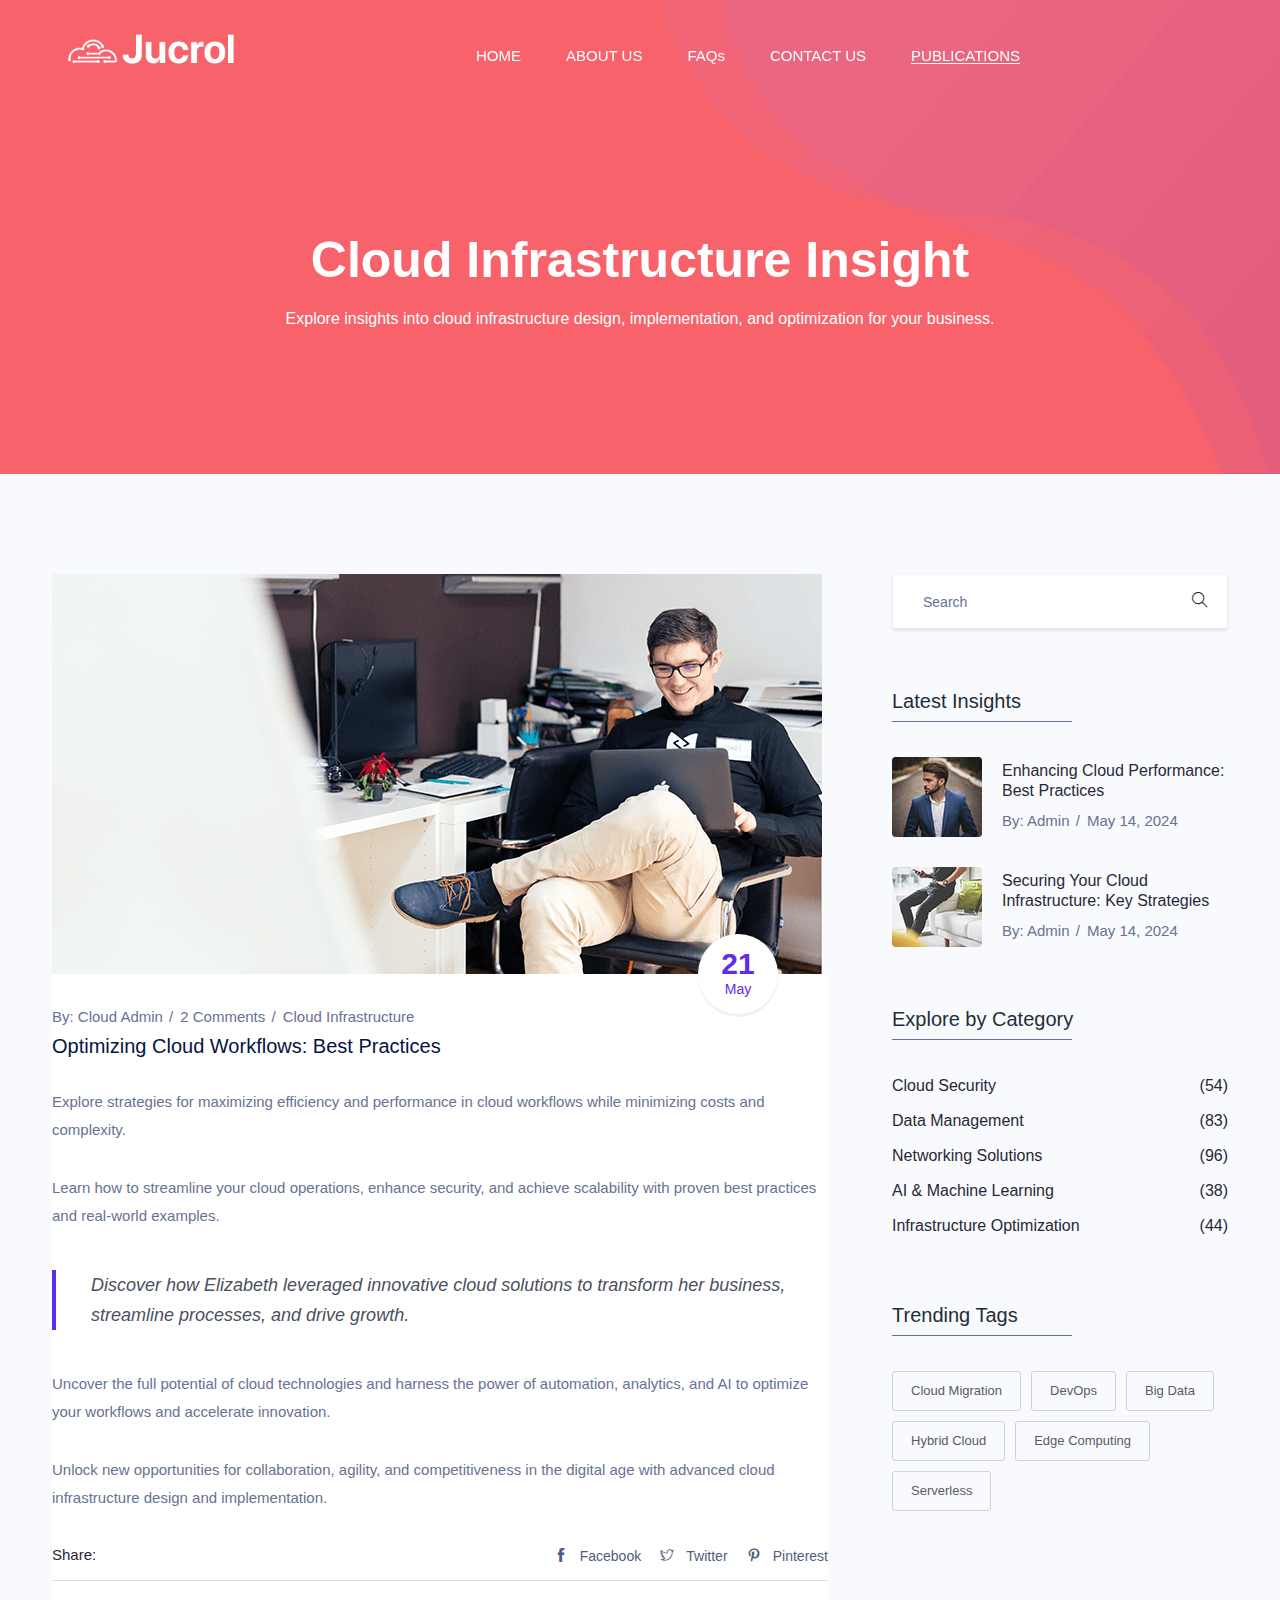
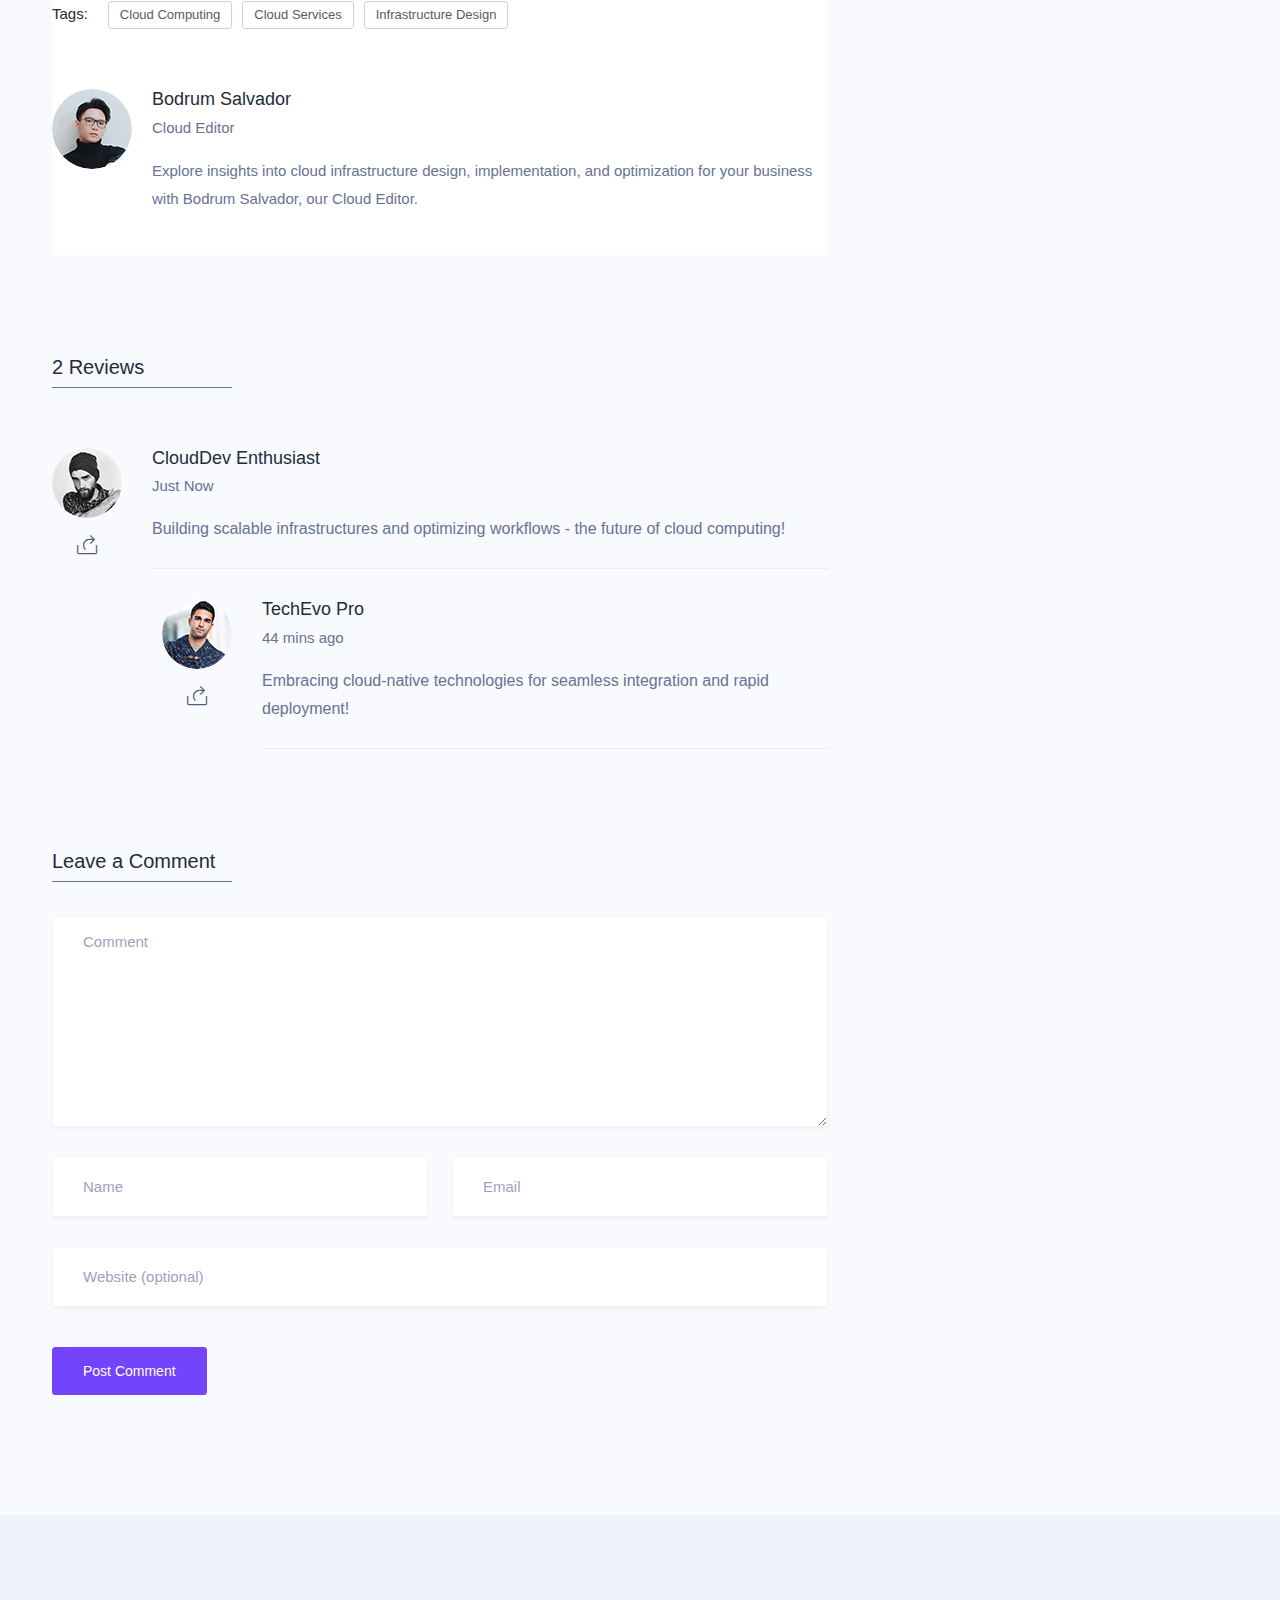
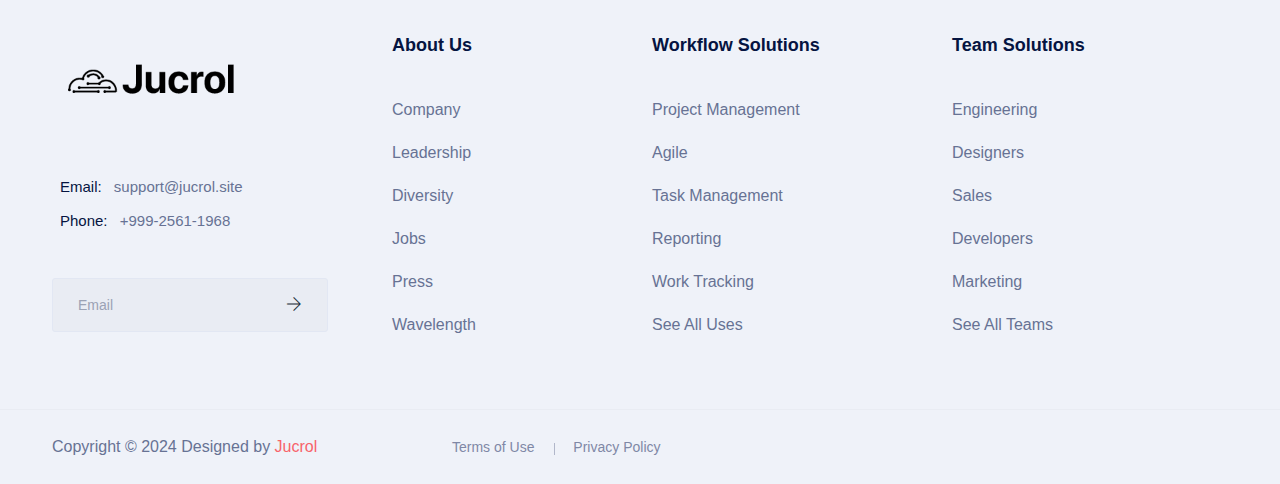
<file: blog-details.html>
<!doctype html>
<html lang="en">


<!-- Mirrored from html.droitlab.com/saasland/blog-single.html by HTTrack Website Copier/3.x [XR&CO'2014], Wed, 13 Mar 2024 10:16:46 GMT -->
<head>
    <!-- Required meta tags -->
    <meta charset="utf-8">
    <meta name="viewport" content="width=device-width, initial-scale=1, shrink-to-fit=no">
    <link rel="shortcut icon" href="img-site/favicon.png" type="image/x-icon">
    <title>Jucrol || Cloud Infrastructure Design</title>
    <!-- Bootstrap CSS -->
    <link rel="stylesheet" href="css/bootstrap.min.css">
    <link rel="stylesheet" href="vendors/bootstrap-selector/css/bootstrap-select.min.css">
    <!--icon font css-->
    <link rel="stylesheet" href="vendors/themify-icon/themify-icons.css">
    <link rel="stylesheet" href="vendors/flaticon/flaticon.css">
    <link rel="stylesheet" href="vendors/animation/animate.css">
    <link rel="stylesheet" href="vendors/owl-carousel/assets/owl.carousel.min.css">
    <link rel="stylesheet" href="vendors/magnify-pop/magnific-popup.css">
    <link rel="stylesheet" href="vendors/nice-select/nice-select.css">
    <link rel="stylesheet" href="vendors/elagent/style.css">
    <link rel="stylesheet" href="vendors/scroll/jquery.mCustomScrollbar.min.css">
    <link rel="stylesheet" href="css/style.css">
    <link rel="stylesheet" href="css/responsive.css">
</head>

<body>
    <div id="preloader">
        <div id="ctn-preloader" class="ctn-preloader">
            <div class="animation-preloader">
                <div class="spinner"></div>
                <div class="txt-loading">
                    <span data-text-preloader="J" class="letters-loading">
                        J
                    </span>
                    <span data-text-preloader="U" class="letters-loading">
                        U
                    </span>
                    <span data-text-preloader="C" class="letters-loading">
                        C
                    </span>
                    <span data-text-preloader="R" class="letters-loading">
                        R
                    </span>
                    <span data-text-preloader="O" class="letters-loading">
                        O
                    </span>
                    <span data-text-preloader="L" class="letters-loading">
                        L
                    </span>
                </div>
                <p class="text-center">Loading</p>
            </div>
            <div class="loader">
                <div class="row">
                    <div class="col-3 loader-section section-left">
                        <div class="bg"></div>
                    </div>
                    <div class="col-3 loader-section section-left">
                        <div class="bg"></div>
                    </div>
                    <div class="col-3 loader-section section-right">
                        <div class="bg"></div>
                    </div>
                    <div class="col-3 loader-section section-right">
                        <div class="bg"></div>
                    </div>
                </div>
            </div>
        </div>
    </div>
    <div class="body_wrapper">
        <header class="header_area">
            <nav class="navbar navbar-expand-lg menu_one menu_four">
                <div class="container">
                    <a class="navbar-brand sticky_logo" href="#"><img src="img-site/logoW.png" width="200"
                            alt="logo"><img src="img-site/logoB.png" width="200" alt=""></a>
                    <button class="navbar-toggler collapsed" type="button" data-bs-toggle="collapse"
                        data-bs-target="#navbarSupportedContent" aria-controls="navbarSupportedContent"
                        aria-expanded="false" aria-label="Toggle navigation">
                        <span class="menu_toggle">
                            <span class="hamburger">
                                <span></span>
                                <span></span>
                                <span></span>
                            </span>
                            <span class="hamburger-cross">
                                <span></span>
                                <span></span>
                            </span>
                        </span>
                    </button>

                    <div class="collapse navbar-collapse justify-content-between" id="navbarSupportedContent">
                        <ul class="navbar-nav menu w_menu ms-auto me-auto">
                            <li class="nav-item">
                                <a class="nav-link " href="index.html"  >
                                    HOME
                                </a>
                            </li>
                            <li class=" nav-item">
                                <a class=" nav-link"  href="about.html">
                                    ABOUT US
                                </a>
                            </li>
                            <li class="nav-item ">
                                <a class="nav-link " href="faq.html"  >
                                    FAQs
                                </a>
                            </li>
                            <li class="nav-item ">
                                <a class="nav-link " href="contact.html"  >
                                    CONTACT US
                                </a>
                            </li>
                            <li class="nav-item active">
                                <a class="nav-link " href="blog.html"  >
                                    PUBLICATIONS
                                </a>
                            </li>
                        </ul>
                    </div>
                </div>
            </nav>
        </header>

        <section class="breadcrumb_area">
            <img class="breadcrumb_shap" src="img/breadcrumb/banner_bg.png" alt="">
            <div class="container">
                <div class="breadcrumb_content text-center">
                    <h1 class="f_p f_700 f_size_50 w_color l_height50 mb_20">Cloud Infrastructure Insight</h1>
                    <p class="f_400 w_color f_size_16 l_height26">Explore insights into cloud infrastructure design, implementation, and optimization for your business.</p>
                </div>
            </div>
        </section>
        

        <section class="blog_area sec_pad">
            <div class="container">
                <div class="row">
                    <div class="col-lg-8 blog_sidebar_left">
                        <div class="blog_single mb_50">
                            <img class="img-fluid" src="img/blog-grid/blog_single.png" alt="">
                            <div class="blog_content">
                                <div class="post_date">
                                    <h2>21 <span>May</span></h2>
                                </div>
                                <div class="entry_post_info">
                                    By: <a href="#">Cloud Admin</a>
                                    <a href="#">2 Comments</a>
                                    <a href="#">Cloud Infrastructure</a>
                                </div>
                                <a href="#">
                                    <h5 class="f_p f_size_20 f_500 t_color mb-30">Optimizing Cloud Workflows: Best Practices</h5>
                                </a>
                                <p class="f_400 mb-30">Explore strategies for maximizing efficiency and performance in cloud workflows while minimizing costs and complexity.</p>
                                <p class="f_400 mb_40">Learn how to streamline your cloud operations, enhance security, and achieve scalability with proven best practices and real-world examples.</p>
                                <blockquote class="blockquote mb_40">
                                    <h6 class="mb-0 f_size_18 l_height30 f_p f_400">Discover how Elizabeth leveraged innovative cloud solutions to transform her business, streamline processes, and drive growth.</h6>
                                </blockquote>
                                <p class="f_400 mb-30">Uncover the full potential of cloud technologies and harness the power of automation, analytics, and AI to optimize your workflows and accelerate innovation.</p>
                                <p class="f_400 mb-30">Unlock new opportunities for collaboration, agility, and competitiveness in the digital age with advanced cloud infrastructure design and implementation.</p>
                                <div class="post_share">
                                    <div class="post-nam"> Share: </div>
                                    <div class="flex">
                                        <a href="#"><i class="ti-facebook"></i>Facebook</a>
                                        <a href="#"><i class="ti-twitter"></i>Twitter</a>
                                        <a href="#"><i class="ti-pinterest"></i>Pinterest</a>
                                    </div>
                                </div>
                                <div class="post_tag d-flex">
                                    <div class="post-nam"> Tags: </div>
                                    <a href="#">Cloud Computing</a>
                                    <a href="#">Cloud Services</a>
                                    <a href="#">Infrastructure Design</a>
                                </div>
                                <div class="media post_author mt_60">
                                    <img class="rounded-circle" src="img/blog-grid/author_img.png" alt="">
                                    <div class="media-body">
                                        <h5 class="f_p t_color3 f_size_18 f_500">Bodrum Salvador</h5>
                                        <h6 class="f_p f_size_15 f_400 mb_20">Cloud Editor</h6>
                                        <p>Explore insights into cloud infrastructure design, implementation, and optimization for your business with Bodrum Salvador, our Cloud Editor.</p>
                                    </div>
                                </div>
                            </div>
                        </div>
                        
                        <div class="widget_title mt_100">
                            <h3 class="f_p f_size_20 t_color3">2 Reviews</h3>
                            <div class="border_bottom"></div>
                        </div>
                        
                        <ul class="comment-box list-unstyled mb-0">
                            <li class="post_comment">
                                <div class="media post_author mt_60">
                                    <div class="media-left">
                                        <img class="rounded-circle" src="img/blog-grid/comment1.png" alt="">
                                        <a href="#" class="replay"><i class="ti-share"></i></a>
                                    </div>
                                    <div class="media-body">
                                        <h5 class="f_p t_color3 f_size_18 f_500">CloudDev Enthusiast</h5>
                                        <h6 class="f_p f_size_15 f_400 mb_20">Just Now</h6>
                                        <p>Building scalable infrastructures and optimizing workflows - the future of cloud computing!</p>
                                    </div>
                                </div>
                                <ul class="reply-comment list-unstyled">
                                    <li class="post-comment">
                                        <div class="media post_author comment-content">
                                            <div class="media-left">
                                                <img class="rounded-circle" src="img/blog-grid/comment2.png" alt="">
                                                <a href="#" class="replay"><i class="ti-share"></i></a>
                                            </div>
                                            <div class="media-body">
                                                <h5 class="f_p t_color3 f_size_18 f_500">TechEvo Pro</h5>
                                                <h6 class="f_p f_size_15 f_400 mb_20">44 mins ago</h6>
                                                <p>Embracing cloud-native technologies for seamless integration and rapid deployment!</p>
                                            </div>
                                        </div>
                                    </li>
                                </ul>
                            </li>
                        </ul>
                        

                        <div class="widget_title mt_100">
                            <h3 class="f_p f_size_20 t_color3">Leave a Comment</h3>
                            <div class="border_bottom"></div>
                        </div>
                        <form class="get_quote_form row" action="#" method="post">
                            <div class="col-md-12 form-group">
                                <textarea class="form-control message" placeholder="Comment"></textarea>
                            </div>
                            <div class="col-md-6 form-group">
                                <input type="text" class="form-control" id="name" placeholder="Name">
                            </div>
                            <div class="col-md-6 form-group">
                                <input type="email" class="form-control" id="email" placeholder="Email">
                            </div>
                            <div class="col-md-12 form-group">
                                <input type="text" class="form-control" id="website" placeholder="Website (optional)">
                            </div>
                            <div class="col-md-12"><button class="btn btn_three btn_hover f_size_15 f_500"
                                    type="submit">Post Comment</button></div>
                        </form>
                    </div>

                     <div class="col-lg-4">
                        <div class="blog-sidebar">
                            <div class="widget sidebar_widget widget_search">
                                <form action="#" class="search-form input-group">
                                    <input type="search" class="form-control widget_input" placeholder="Search">
                                    <button type="submit"><i class="ti-search"></i></button>
                                </form>
                            </div>
                            <div class="widget sidebar_widget widget_recent_post mt_60">
                                <div class="widget_title">
                                    <h3 class="f_p f_size_20 t_color3">Latest Insights</h3>
                                    <div class="border_bottom"></div>
                                </div>
                                <div class="media post_item">
                                    <img src="img/blog-grid/post_1.jpg" alt="">
                                    <div class="media-body">
                                        <a href="#">
                                            <h3 class="f_size_16 f_p f_400">Enhancing Cloud Performance: Best Practices</h3>
                                        </a>
                                        <div class="entry_post_info">
                                            By: <a href="#">Admin</a>
                                            <a href="#">May 14, 2024</a>
                                        </div>
                                    </div>
                                </div>
                                <div class="media post_item">
                                    <img src="img/blog-grid/post_2.jpg" alt="">
                                    <div class="media-body">
                                        <a href="#">
                                            <h3 class="f_size_16 f_p f_400">Securing Your Cloud Infrastructure: Key Strategies</h3>
                                        </a>
                                        <div class="entry_post_info">
                                            By: <a href="#">Admin</a>
                                            <a href="#">May 14, 2024</a>
                                        </div>
                                    </div>
                                </div>
                            </div>
                            <div class="widget sidebar_widget widget_categorie mt_60">
                                <div class="widget_title">
                                    <h3 class="f_p f_size_20 t_color3">Explore by Category</h3>
                                    <div class="border_bottom"></div>
                                </div>
                                <ul class="list-unstyled">
                                    <li> <a href="#"><span>Cloud Security</span><em>(54)</em></a> </li>
                                    <li> <a href="#"><span>Data Management</span><em>(83)</em></a> </li>
                                    <li> <a href="#"><span>Networking Solutions</span><em>(96)</em></a> </li>
                                    <li> <a href="#"><span>AI & Machine Learning</span><em>(38)</em></a> </li>
                                    <li> <a href="#"><span>Infrastructure Optimization</span><em>(44)</em></a> </li>
                                </ul>
                            </div>
                            <div class="widget sidebar_widget widget_tag_cloud mt_60">
                                <div class="widget_title">
                                    <h3 class="f_p f_size_20 t_color3">Trending Tags</h3>
                                    <div class="border_bottom"></div>
                                </div>
                                <div class="post-tags">
                                    <a href="#">Cloud Migration</a>
                                    <a href="#">DevOps</a>
                                    <a href="#">Big Data</a>
                                    <a href="#">Hybrid Cloud</a>
                                    <a href="#">Edge Computing</a>
                                    <a href="#">Serverless</a>
                                </div>
                            </div>
                        </div>
                    </div>
                </div>
            </div>
        </section>

        <footer class="footer_area footer_area_four f_bg">
            <div class="footer_top">
                <div class="container">
                    <div class="row">
                        <div class="col-lg-3 col-md-6">
                            <div class="f_widget company_widget">
                                <a href="index.html" class="f-logo"><img src="img-site/logoB.png" width="200"
                                        alt=""></a>
                                <div class="widget-wrap">
                                    <p class="f_400 f_p f_size_15 mb-0 l_height34"><span>Email:</span> <a
                                            href="mailto:support@jucrol.site" class="f_400">support@jucrol.site</a></p>
                                    <p class="f_400 f_p f_size_15 mb-0 l_height34"><span>Phone:</span> <a
                                            href="tel:+999-2561-1968" class="f_400">+999-2561-1968</a></p>
                                </div>
                                <form action="#" class="f_subscribe mailchimp" method="post">
                                    <input type="text" name="EMAIL" class="form-control memail" placeholder="Email">
                                    <button class="btn btn-submit" type="submit"><i class="ti-arrow-right"></i></button>
                                    <p class="mchimp-errmessage" style="display: none;"></p>
                                    <p class="mchimp-sucmessage" style="display: none;"></p>
                                </form>
                            </div>
                        </div>
                        <div class="col-lg-3 col-md-6">
                            <div class="f_widget about-widget pl_40">
                                <h3 class="f-title f_600 t_color f_size_18 mb_40">About Us</h3>
                                <ul class="list-unstyled f_list">
                                    <li><a href="#">Company</a></li>
                                    <li><a href="#">Leadership</a></li>
                                    <li><a href="#">Diversity</a></li>
                                    <li><a href="#">Jobs</a></li>
                                    <li><a href="#">Press</a></li>
                                    <li><a href="#">Wavelength</a></li>
                                </ul>
                            </div>
                        </div>
                        <div class="col-lg-3 col-md-6">
                            <div class="f_widget about-widget">
                                <h3 class="f-title f_600 t_color f_size_18 mb_40">Workflow Solutions</h3>
                                <ul class="list-unstyled f_list">
                                    <li><a href="#">Project Management</a></li>
                                    <li><a href="#">Agile</a></li>
                                    <li><a href="#">Task Management</a></li>
                                    <li><a href="#">Reporting</a></li>
                                    <li><a href="#">Work Tracking</a></li>
                                    <li><a href="#">See All Uses</a></li>
                                </ul>
                            </div>
                        </div>
                        <div class="col-lg-3 col-md-6">
                            <div class="f_widget about-widget">
                                <h3 class="f-title f_600 t_color f_size_18 mb_40">Team Solutions</h3>
                                <ul class="list-unstyled f_list">
                                    <li><a href="#">Engineering</a></li>
                                    <li><a href="#">Designers</a></li>
                                    <li><a href="#">Sales</a></li>
                                    <li><a href="#">Developers</a></li>
                                    <li><a href="#">Marketing</a></li>
                                    <li><a href="#">See All Teams</a></li>
                                </ul>
                            </div>
                        </div>
                    </div>
                </div>
            </div>
            <div class="footer_bottom">
                <div class="container">
                    <div class="row align-items-center">
                        <div class="col-lg-4 col-md-5 col-sm-6">
                            <p class="mb-0 f_400">Copyright © 2024 Designed by <a href="#">Jucrol</a></p>
                        </div>
                        <div class="col-lg-4 col-md-4 col-sm-12">
                            <ul class="list-unstyled f_menu text-right">
                                <li><a href="#">Terms of Use</a></li>
                                <li><a href="#">Privacy Policy</a></li>
                            </ul>
                        </div>
                    </div>
                </div>
            </div>
        </footer>
    </div>
    <!-- Optional JavaScript -->
    <!-- jQuery first, then Popper.js, then Bootstrap JS -->
    <script src="js/jquery-3.6.0.min.js"></script>
    <script src="js/popper.min.js"></script>
    <script src="js/bootstrap.min.js"></script>
    <script src="vendors/wow/wow.min.js"></script>
    <script src="vendors/sckroller/jquery.parallax-scroll.js"></script>
    <script src="vendors/owl-carousel/owl.carousel.min.js"></script>
    <script src="vendors/imagesloaded/imagesloaded.pkgd.min.js"></script>
    <script src="vendors/isotope/isotope-min.js"></script>
    <script src="vendors/magnify-pop/jquery.magnific-popup.min.js"></script>
    <script src="vendors/nice-select/jquery.nice-select.min.js"></script>
    <script src="vendors/scroll/jquery.mCustomScrollbar.concat.min.js"></script>
    <script src="js/plugins.js"></script>
    <script src="vendors/slick/slick.js"></script>
    <script src="js/main.js"></script>
</body>


<!-- Mirrored from html.droitlab.com/saasland/blog-single.html by HTTrack Website Copier/3.x [XR&CO'2014], Wed, 13 Mar 2024 10:16:49 GMT -->
</html>
</file>
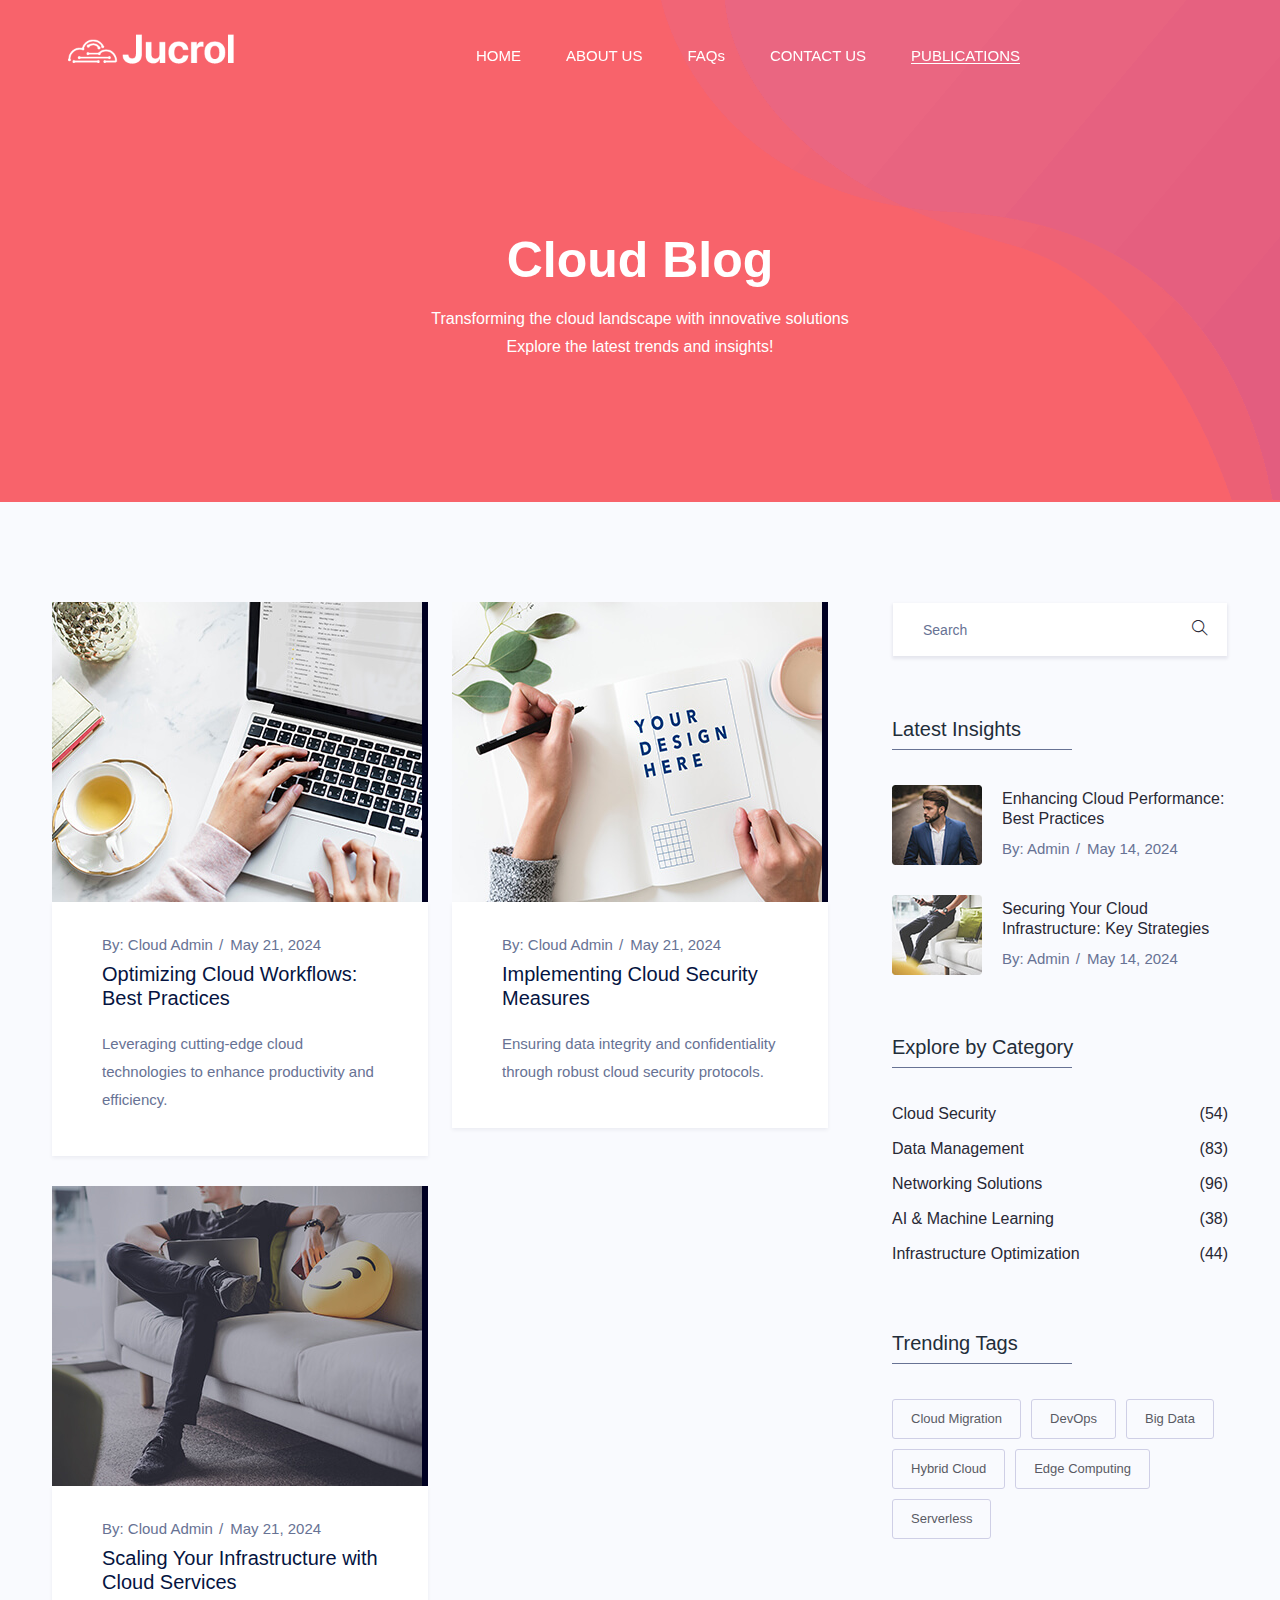
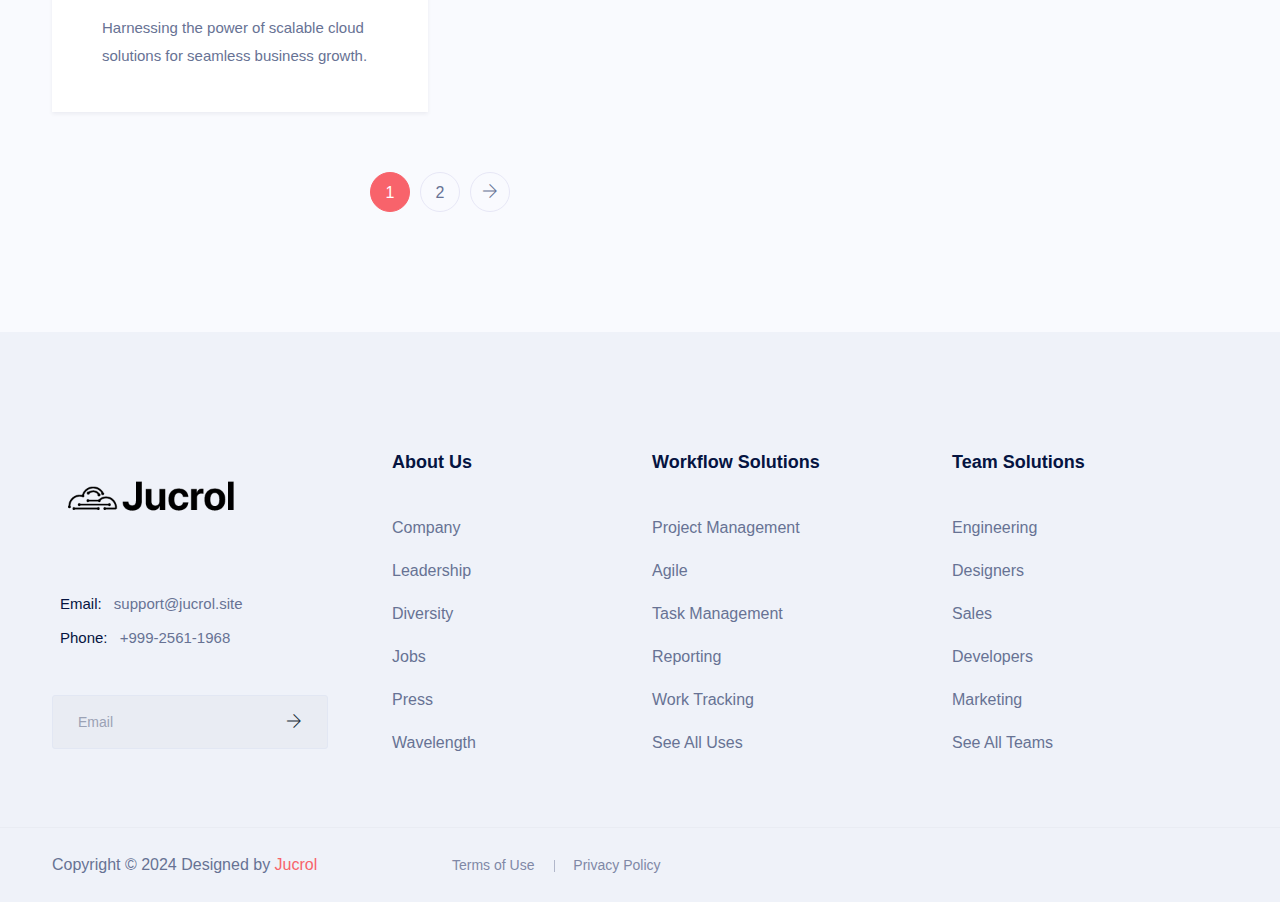
<file: blog.html>
<!doctype html>
<html lang="en">


<!-- Mirrored from html.droitlab.com/saasland/blog-grid.html by HTTrack Website Copier/3.x [XR&CO'2014], Wed, 13 Mar 2024 10:16:13 GMT -->
<head>
    <!-- Required meta tags -->
    <meta charset="utf-8">
    <meta name="viewport" content="width=device-width, initial-scale=1, shrink-to-fit=no">
    <link rel="shortcut icon" href="img-site/favicon.png" type="image/x-icon">
    <title>Jucrol || Cloud Infrastructure Design</title>
    <!-- Bootstrap CSS -->
    <link rel="stylesheet" href="css/bootstrap.min.css">
    <link rel="stylesheet" href="vendors/bootstrap-selector/css/bootstrap-select.min.css">
    <!--icon font css-->
    <link rel="stylesheet" href="vendors/themify-icon/themify-icons.css">
    <link rel="stylesheet" href="vendors/flaticon/flaticon.css">
    <link rel="stylesheet" href="vendors/animation/animate.css">
    <link rel="stylesheet" href="vendors/owl-carousel/assets/owl.carousel.min.css">
    <link rel="stylesheet" href="vendors/magnify-pop/magnific-popup.css">
    <link rel="stylesheet" href="vendors/nice-select/nice-select.css">
    <link rel="stylesheet" href="vendors/elagent/style.css">
    <link rel="stylesheet" href="vendors/scroll/jquery.mCustomScrollbar.min.css">
    <link rel="stylesheet" href="css/style.css">
    <link rel="stylesheet" href="css/responsive.css">
</head>

<body>
    <div id="preloader">
        <div id="preloader">
            <div id="ctn-preloader" class="ctn-preloader">
                <div class="animation-preloader">
                    <div class="spinner"></div>
                    <div class="txt-loading">
                        <span data-text-preloader="J" class="letters-loading">
                            J
                        </span>
                        <span data-text-preloader="U" class="letters-loading">
                            U
                        </span>
                        <span data-text-preloader="C" class="letters-loading">
                            C
                        </span>
                        <span data-text-preloader="R" class="letters-loading">
                            R
                        </span>
                        <span data-text-preloader="O" class="letters-loading">
                            O
                        </span>
                        <span data-text-preloader="L" class="letters-loading">
                            L
                        </span>
                    </div>
                    <p class="text-center">Loading</p>
                </div>
                <div class="loader">
                    <div class="row">
                        <div class="col-3 loader-section section-left">
                            <div class="bg"></div>
                        </div>
                        <div class="col-3 loader-section section-left">
                            <div class="bg"></div>
                        </div>
                        <div class="col-3 loader-section section-right">
                            <div class="bg"></div>
                        </div>
                        <div class="col-3 loader-section section-right">
                            <div class="bg"></div>
                        </div>
                    </div>
                </div>
            </div>
        </div>
    </div>
    <div class="body_wrapper">
        <header class="header_area">
            <nav class="navbar navbar-expand-lg menu_one menu_four">
                <div class="container">
                    <a class="navbar-brand sticky_logo" href="#"><img src="img-site/logoW.png" width="200"
                            alt="logo"><img src="img-site/logoB.png" width="200" alt=""></a>
                    <button class="navbar-toggler collapsed" type="button" data-bs-toggle="collapse"
                        data-bs-target="#navbarSupportedContent" aria-controls="navbarSupportedContent"
                        aria-expanded="false" aria-label="Toggle navigation">
                        <span class="menu_toggle">
                            <span class="hamburger">
                                <span></span>
                                <span></span>
                                <span></span>
                            </span>
                            <span class="hamburger-cross">
                                <span></span>
                                <span></span>
                            </span>
                        </span>
                    </button>

                    <div class="collapse navbar-collapse justify-content-between" id="navbarSupportedContent">
                        <ul class="navbar-nav menu w_menu ms-auto me-auto">
                            <li class="nav-item">
                                <a class="nav-link " href="index.html"  >
                                    HOME
                                </a>
                            </li>
                            <li class=" nav-item">
                                <a class=" nav-link"  href="about.html">
                                    ABOUT US
                                </a>
                            </li>
                            <li class="nav-item ">
                                <a class="nav-link " href="faq.html"  >
                                    FAQs
                                </a>
                            </li>
                            <li class="nav-item ">
                                <a class="nav-link " href="contact.html"  >
                                    CONTACT US
                                </a>
                            </li>
                            <li class="nav-item active">
                                <a class="nav-link " href="blog.html"  >
                                    PUBLICATIONS
                                </a>
                            </li>
                        </ul>
                    </div>
                </div>
            </nav>
        </header>

        <section class="breadcrumb_area">
            <img class="breadcrumb_shap" src="img/breadcrumb/banner_bg.png" alt="">
            <div class="container">
                <div class="breadcrumb_content text-center">
                    <h1 class="f_p f_700 f_size_50 w_color l_height50 mb_20">Cloud Blog</h1>
                    <p class="f_400 w_color f_size_16 l_height26">Transforming the cloud landscape with innovative solutions<br> Explore the latest trends and insights!</p>
                </div>
            </div>
        </section>
        

        <section class="blog_area sec_pad">
            <div class="container">
                <div class="row">
                    <div class="col-lg-8">
                        <div class="row">
                            <div class="col-lg-6 col-sm-6">
                                <div class="blog_grid_item mb-30">
                                    <div class="blog_img">
                                        <img src="img/blog-grid/blog-grid1.jpg" alt="">
                                    </div>
                                    <div class="blog_content">
                                        <div class="entry_post_info">
                                            By: <a href="#">Cloud Admin</a>
                                            <a href="#">May 21, 2024</a>
                                        </div>
                                        <a href="blog-details.html">
                                            <h5 class="f_p f_size_20 f_500 t_color mb_20">Optimizing Cloud Workflows: Best Practices
                                            </h5>
                                        </a>
                                        <p class="f_400 mb-0">Leveraging cutting-edge cloud technologies to enhance productivity and efficiency.</p>
                                    </div>
                                </div>
                            </div>
                            <div class="col-lg-6 col-sm-6">
                                <div class="blog_grid_item mb-30">
                                    <div class="blog_img">
                                        <img src="img/blog-grid/blog-grid2.jpg" alt="">
                                    </div>
                                    <div class="blog_content">
                                        <div class="entry_post_info">
                                            By: <a href="#">Cloud Admin</a>
                                            <a href="#">May 21, 2024</a>
                                        </div>
                                        <a href="blog-details-2.html">
                                            <h5 class="f_p f_size_20 f_500 t_color mb_20">Implementing Cloud Security Measures</h5>
                                        </a>
                                        <p class="f_400 mb-0">Ensuring data integrity and confidentiality through robust cloud security protocols.</p>
                                    </div>
                                </div>
                            </div>
                            <div class="col-lg-6 col-sm-6">
                                <div class="blog_grid_item mb-30">
                                    <div class="blog_img">
                                        <img src="img/blog-grid/blog-grid3.jpg" alt="">
                                    </div>
                                    <div class="blog_content">
                                        <div class="entry_post_info">
                                            By: <a href="#">Cloud Admin</a>
                                            <a href="#">May 21, 2024</a>
                                        </div>
                                        <a href="blog-details-3.html">
                                            <h5 class="f_p f_size_20 f_500 t_color mb_20">Scaling Your Infrastructure with Cloud Services</h5>
                                        </a>
                                        <p class="f_400 mb-0">Harnessing the power of scalable cloud solutions for seamless business growth.</p>
                                    </div>
                                </div>
                            </div>
                            <ul class="col-lg-12 list-unstyled page-numbers shop_page_number text-left mt_30">
                                <li><span aria-current="page" class="page-numbers current">1</span></li>
                                <li><a class="page-numbers" href="#">2</a></li>
                                <li><a class="next page-numbers" href="#"><i class="ti-arrow-right"></i></a></li>
                            </ul>
                        </div>
                    </div>
                    

                    <div class="col-lg-4">
                        <div class="blog-sidebar">
                            <div class="widget sidebar_widget widget_search">
                                <form action="#" class="search-form input-group">
                                    <input type="search" class="form-control widget_input" placeholder="Search">
                                    <button type="submit"><i class="ti-search"></i></button>
                                </form>
                            </div>
                            <div class="widget sidebar_widget widget_recent_post mt_60">
                                <div class="widget_title">
                                    <h3 class="f_p f_size_20 t_color3">Latest Insights</h3>
                                    <div class="border_bottom"></div>
                                </div>
                                <div class="media post_item">
                                    <img src="img/blog-grid/post_1.jpg" alt="">
                                    <div class="media-body">
                                        <a href="#">
                                            <h3 class="f_size_16 f_p f_400">Enhancing Cloud Performance: Best Practices</h3>
                                        </a>
                                        <div class="entry_post_info">
                                            By: <a href="#">Admin</a>
                                            <a href="#">May 14, 2024</a>
                                        </div>
                                    </div>
                                </div>
                                <div class="media post_item">
                                    <img src="img/blog-grid/post_2.jpg" alt="">
                                    <div class="media-body">
                                        <a href="#">
                                            <h3 class="f_size_16 f_p f_400">Securing Your Cloud Infrastructure: Key Strategies</h3>
                                        </a>
                                        <div class="entry_post_info">
                                            By: <a href="#">Admin</a>
                                            <a href="#">May 14, 2024</a>
                                        </div>
                                    </div>
                                </div>
                            </div>
                            <div class="widget sidebar_widget widget_categorie mt_60">
                                <div class="widget_title">
                                    <h3 class="f_p f_size_20 t_color3">Explore by Category</h3>
                                    <div class="border_bottom"></div>
                                </div>
                                <ul class="list-unstyled">
                                    <li> <a href="#"><span>Cloud Security</span><em>(54)</em></a> </li>
                                    <li> <a href="#"><span>Data Management</span><em>(83)</em></a> </li>
                                    <li> <a href="#"><span>Networking Solutions</span><em>(96)</em></a> </li>
                                    <li> <a href="#"><span>AI & Machine Learning</span><em>(38)</em></a> </li>
                                    <li> <a href="#"><span>Infrastructure Optimization</span><em>(44)</em></a> </li>
                                </ul>
                            </div>
                            <div class="widget sidebar_widget widget_tag_cloud mt_60">
                                <div class="widget_title">
                                    <h3 class="f_p f_size_20 t_color3">Trending Tags</h3>
                                    <div class="border_bottom"></div>
                                </div>
                                <div class="post-tags">
                                    <a href="#">Cloud Migration</a>
                                    <a href="#">DevOps</a>
                                    <a href="#">Big Data</a>
                                    <a href="#">Hybrid Cloud</a>
                                    <a href="#">Edge Computing</a>
                                    <a href="#">Serverless</a>
                                </div>
                            </div>
                        </div>
                    </div>
                    

                </div>
            </div>
        </section>

        <footer class="footer_area footer_area_four f_bg">
            <div class="footer_top">
                <div class="container">
                    <div class="row">
                        <div class="col-lg-3 col-md-6">
                            <div class="f_widget company_widget">
                                <a href="index.html" class="f-logo"><img src="img-site/logoB.png" width="200"
                                        alt=""></a>
                                <div class="widget-wrap">
                                    <p class="f_400 f_p f_size_15 mb-0 l_height34"><span>Email:</span> <a
                                            href="mailto:support@jucrol.site" class="f_400">support@jucrol.site</a></p>
                                    <p class="f_400 f_p f_size_15 mb-0 l_height34"><span>Phone:</span> <a
                                            href="tel:+999-2561-1968" class="f_400">+999-2561-1968</a></p>
                                </div>
                                <form action="#" class="f_subscribe mailchimp" method="post">
                                    <input type="text" name="EMAIL" class="form-control memail" placeholder="Email">
                                    <button class="btn btn-submit" type="submit"><i class="ti-arrow-right"></i></button>
                                    <p class="mchimp-errmessage" style="display: none;"></p>
                                    <p class="mchimp-sucmessage" style="display: none;"></p>
                                </form>
                            </div>
                        </div>
                        <div class="col-lg-3 col-md-6">
                            <div class="f_widget about-widget pl_40">
                                <h3 class="f-title f_600 t_color f_size_18 mb_40">About Us</h3>
                                <ul class="list-unstyled f_list">
                                    <li><a href="#">Company</a></li>
                                    <li><a href="#">Leadership</a></li>
                                    <li><a href="#">Diversity</a></li>
                                    <li><a href="#">Jobs</a></li>
                                    <li><a href="#">Press</a></li>
                                    <li><a href="#">Wavelength</a></li>
                                </ul>
                            </div>
                        </div>
                        <div class="col-lg-3 col-md-6">
                            <div class="f_widget about-widget">
                                <h3 class="f-title f_600 t_color f_size_18 mb_40">Workflow Solutions</h3>
                                <ul class="list-unstyled f_list">
                                    <li><a href="#">Project Management</a></li>
                                    <li><a href="#">Agile</a></li>
                                    <li><a href="#">Task Management</a></li>
                                    <li><a href="#">Reporting</a></li>
                                    <li><a href="#">Work Tracking</a></li>
                                    <li><a href="#">See All Uses</a></li>
                                </ul>
                            </div>
                        </div>
                        <div class="col-lg-3 col-md-6">
                            <div class="f_widget about-widget">
                                <h3 class="f-title f_600 t_color f_size_18 mb_40">Team Solutions</h3>
                                <ul class="list-unstyled f_list">
                                    <li><a href="#">Engineering</a></li>
                                    <li><a href="#">Designers</a></li>
                                    <li><a href="#">Sales</a></li>
                                    <li><a href="#">Developers</a></li>
                                    <li><a href="#">Marketing</a></li>
                                    <li><a href="#">See All Teams</a></li>
                                </ul>
                            </div>
                        </div>
                    </div>
                </div>
            </div>
            <div class="footer_bottom">
                <div class="container">
                    <div class="row align-items-center">
                        <div class="col-lg-4 col-md-5 col-sm-6">
                            <p class="mb-0 f_400">Copyright © 2024 Designed by <a href="#">Jucrol</a></p>
                        </div>
                        <div class="col-lg-4 col-md-4 col-sm-12">
                            <ul class="list-unstyled f_menu text-right">
                                <li><a href="#">Terms of Use</a></li>
                                <li><a href="#">Privacy Policy</a></li>
                            </ul>
                        </div>
                    </div>
                </div>
            </div>
        </footer>
    </div>
    <!-- Optional JavaScript -->
    <!-- jQuery first, then Popper.js, then Bootstrap JS -->
    <script src="js/jquery-3.6.0.min.js"></script>
    <script src="js/popper.min.js"></script>
    <script src="js/bootstrap.min.js"></script>
    <script src="vendors/wow/wow.min.js"></script>
    <script src="vendors/sckroller/jquery.parallax-scroll.js"></script>
    <script src="vendors/owl-carousel/owl.carousel.min.js"></script>
    <script src="vendors/imagesloaded/imagesloaded.pkgd.min.js"></script>
    <script src="vendors/isotope/isotope-min.js"></script>
    <script src="vendors/magnify-pop/jquery.magnific-popup.min.js"></script>
    <script src="vendors/nice-select/jquery.nice-select.min.js"></script>
    <script src="vendors/scroll/jquery.mCustomScrollbar.concat.min.js"></script>
    <script src="js/plugins.js"></script>
    <script src="vendors/slick/slick.js"></script>
    <script src="js/main.js"></script>
</body>


<!-- Mirrored from html.droitlab.com/saasland/blog-grid.html by HTTrack Website Copier/3.x [XR&CO'2014], Wed, 13 Mar 2024 10:16:19 GMT -->
</html>
</file>
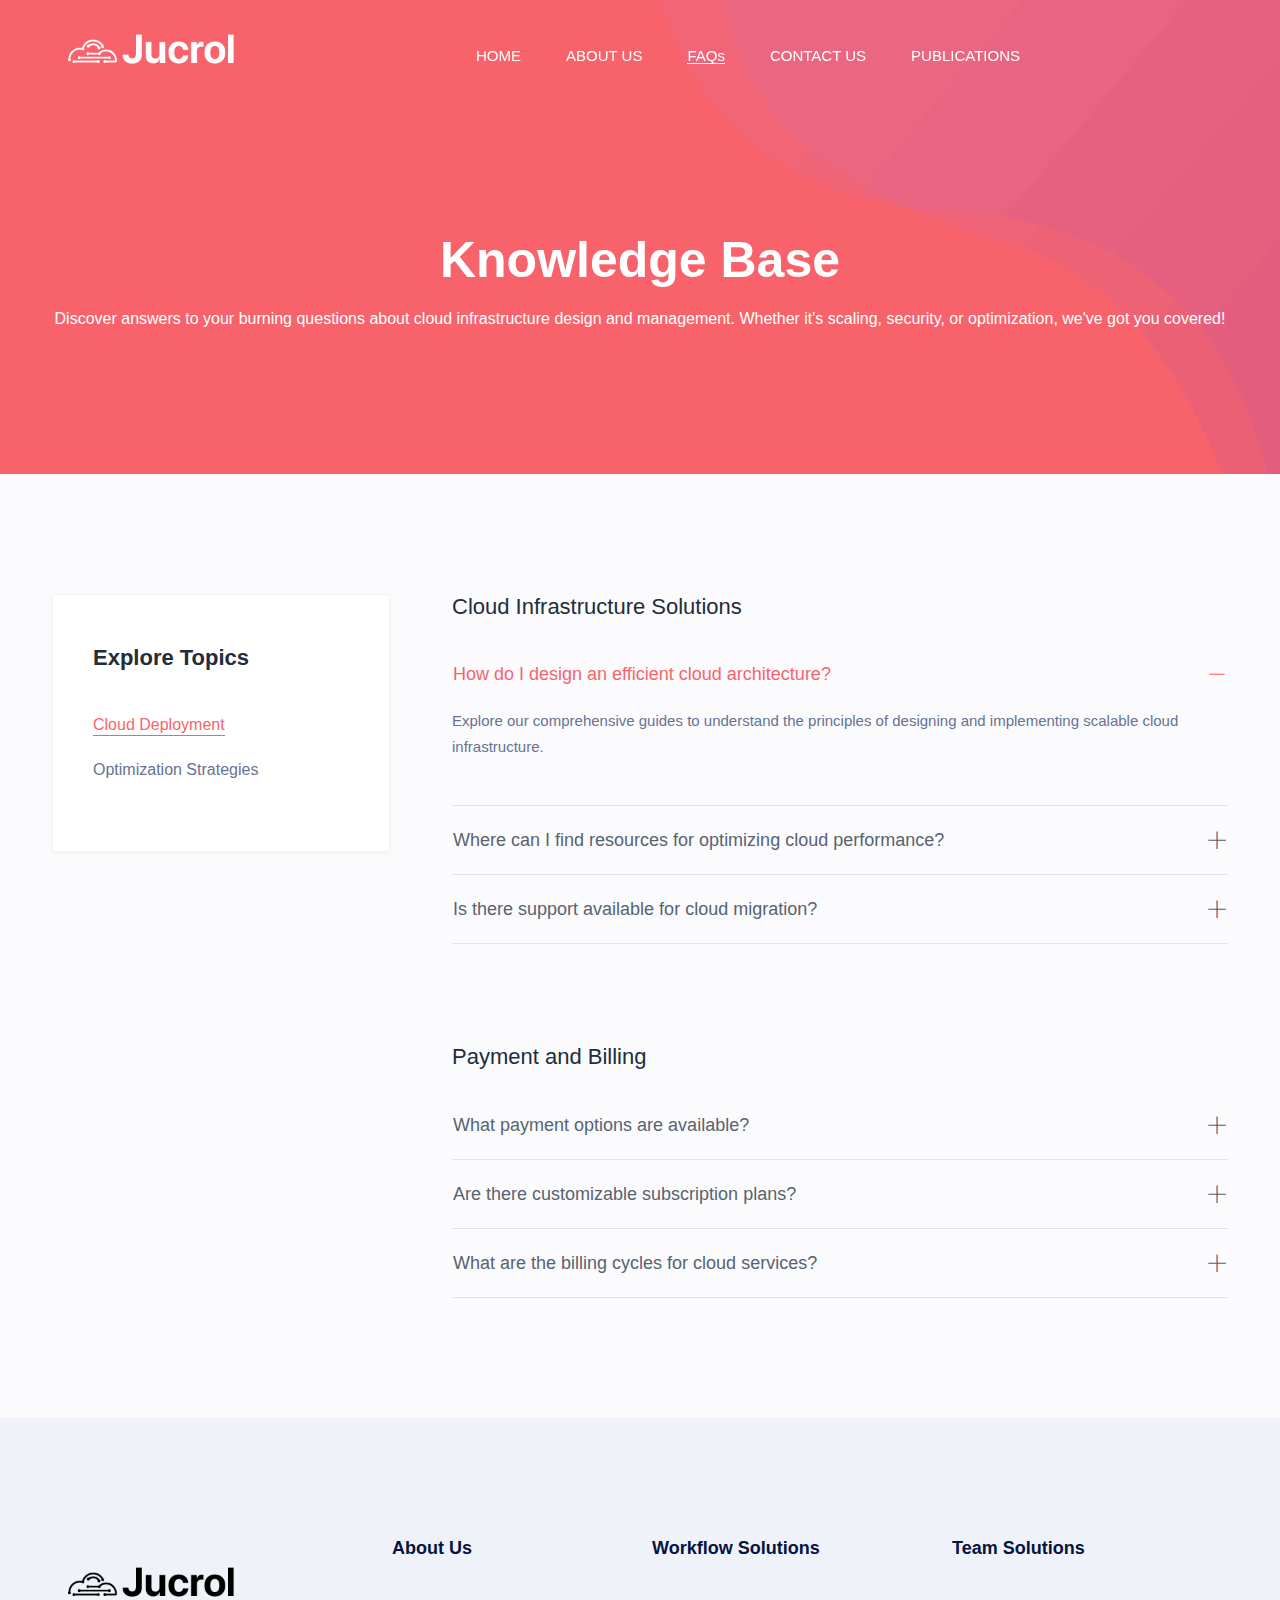
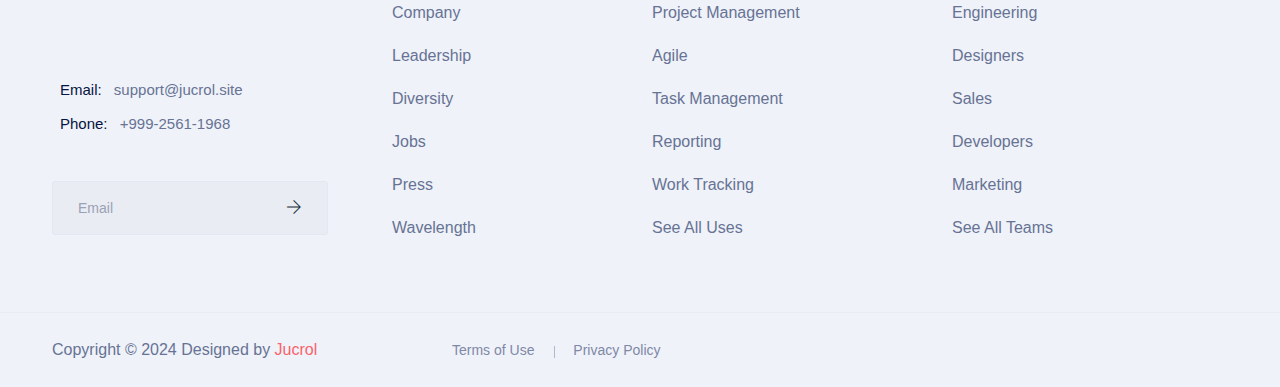
<file: faq.html>
<!doctype html>
<html lang="en">


<!-- Mirrored from html.droitlab.com/saasland/faq.html by HTTrack Website Copier/3.x [XR&CO'2014], Wed, 13 Mar 2024 10:15:09 GMT -->
<head>
    <!-- Required meta tags -->
    <meta charset="utf-8">
    <meta name="viewport" content="width=device-width, initial-scale=1, shrink-to-fit=no">
    <link rel="shortcut icon" href="img-site/favicon.png" type="image/x-icon">
    <title>Jucrol || Cloud Infrastructure Design</title>
    <!-- Bootstrap CSS -->
    <link rel="stylesheet" href="css/bootstrap.min.css">
    <link rel="stylesheet" href="vendors/bootstrap-selector/css/bootstrap-select.min.css">
    <!--icon font css-->
    <link rel="stylesheet" href="vendors/themify-icon/themify-icons.css">
    <link rel="stylesheet" href="vendors/flaticon/flaticon.css">
    <link rel="stylesheet" href="vendors/animation/animate.css">
    <link rel="stylesheet" href="vendors/owl-carousel/assets/owl.carousel.min.css">
    <link rel="stylesheet" href="vendors/magnify-pop/magnific-popup.css">
    <link rel="stylesheet" href="vendors/nice-select/nice-select.css">
    <link rel="stylesheet" href="vendors/elagent/style.css">
    <link rel="stylesheet" href="vendors/scroll/jquery.mCustomScrollbar.min.css">
    <link rel="stylesheet" href="css/style.css">
    <link rel="stylesheet" href="css/responsive.css">
</head>

<body>
    <div id="preloader">
        <div id="preloader">
            <div id="ctn-preloader" class="ctn-preloader">
                <div class="animation-preloader">
                    <div class="spinner"></div>
                    <div class="txt-loading">
                        <span data-text-preloader="J" class="letters-loading">
                            J
                        </span>
                        <span data-text-preloader="U" class="letters-loading">
                            U
                        </span>
                        <span data-text-preloader="C" class="letters-loading">
                            C
                        </span>
                        <span data-text-preloader="R" class="letters-loading">
                            R
                        </span>
                        <span data-text-preloader="O" class="letters-loading">
                            O
                        </span>
                        <span data-text-preloader="L" class="letters-loading">
                            L
                        </span>
                    </div>
                    <p class="text-center">Loading</p>
                </div>
                <div class="loader">
                    <div class="row">
                        <div class="col-3 loader-section section-left">
                            <div class="bg"></div>
                        </div>
                        <div class="col-3 loader-section section-left">
                            <div class="bg"></div>
                        </div>
                        <div class="col-3 loader-section section-right">
                            <div class="bg"></div>
                        </div>
                        <div class="col-3 loader-section section-right">
                            <div class="bg"></div>
                        </div>
                    </div>
                </div>
            </div>
        </div>
    </div>
    <div class="body_wrapper">
        <header class="header_area">
            <nav class="navbar navbar-expand-lg menu_one menu_four">
                <div class="container">
                    <a class="navbar-brand sticky_logo" href="#"><img src="img-site/logoW.png" width="200"
                            alt="logo"><img src="img-site/logoB.png" width="200" alt=""></a>
                    <button class="navbar-toggler collapsed" type="button" data-bs-toggle="collapse"
                        data-bs-target="#navbarSupportedContent" aria-controls="navbarSupportedContent"
                        aria-expanded="false" aria-label="Toggle navigation">
                        <span class="menu_toggle">
                            <span class="hamburger">
                                <span></span>
                                <span></span>
                                <span></span>
                            </span>
                            <span class="hamburger-cross">
                                <span></span>
                                <span></span>
                            </span>
                        </span>
                    </button>

                    <div class="collapse navbar-collapse justify-content-between" id="navbarSupportedContent">
                        <ul class="navbar-nav menu w_menu ms-auto me-auto">
                            <li class="nav-item">
                                <a class="nav-link " href="index.html"  >
                                    HOME
                                </a>
                            </li>
                            <li class=" nav-item">
                                <a class=" nav-link"  href="about.html">
                                    ABOUT US
                                </a>
                            </li>
                            <li class="nav-item active">
                                <a class="nav-link " href="faq.html"  >
                                    FAQs
                                </a>
                            </li>
                            <li class="nav-item ">
                                <a class="nav-link " href="contact.html"  >
                                    CONTACT US
                                </a>
                            </li>
                            <li class="nav-item ">
                                <a class="nav-link " href="blog.html"  >
                                    PUBLICATIONS
                                </a>
                            </li>
                        </ul>
                    </div>
                </div>
            </nav>
        </header>

        <section class="breadcrumb_area">
            <img class="breadcrumb_shap" src="img/breadcrumb/banner_bg.png" alt="">
            <div class="container">
                <div class="breadcrumb_content text-center">
                    <h1 class="f_p f_700 f_size_50 w_color l_height50 mb_20">Knowledge Base</h1>
                    <p class="f_400 w_color f_size_16 l_height26">Discover answers to your burning questions about cloud
                        infrastructure design and management. Whether it's scaling, security, or optimization, we've got you
                        covered!</p>
                </div>
            </div>
        </section>
        

        <section class="faq_area bg_color sec_pad">
            <div class="container">
                <div class="row">
                    <div class="col-lg-4 pr_50">
                        <div class="faq_tab">
                            <h4 class="f_p t_color3 f_600 f_size_22 mb_40">Explore Topics</h4>
                            <ul class="nav nav-tabs" id="myTab" role="tablist">
                                <li class="nav-item">
                                    <div class="nav-link active" id="purchas-tab" data-bs-toggle="tab"
                                        data-bs-target="#purchas-tab-pane" role="tab" aria-controls="purchas-tab"
                                        aria-selected="true">Cloud Deployment</div>
                                </li>
                                <li class="nav-item">
                                    <div class="nav-link" id="returns-tab" data-bs-toggle="tab"
                                        data-bs-target="#returns-tab-pane" role="tab" aria-controls="returns-tab"
                                        aria-selected="false">Optimization Strategies</div>
                                </li>
                            </ul>
                        </div>
                    </div>
                    

                    <div class="col-lg-8">
                        <div class="tab-content faq_content" id="myTabContent">
                            <div class="tab-pane fade show active" id="purchas-tab-pane" role="tabpanel"
                            aria-labelledby="purchas-tab">
                            <h3 class="f_p f_size_22 f_500 t_color3 mb_20">Cloud Infrastructure Solutions</h3>
                            <div id="accordion">
                                <div class="card">
                                    <div class="card-header" id="headingOne">
                                        <h5 class="mb-0">
                                            <button class="btn btn-link" data-bs-toggle="collapse"
                                                data-bs-target="#collapseOne" aria-expanded="true"
                                                aria-controls="collapseOne">
                                                How do I design an efficient cloud architecture?<i class="ti-plus"></i><i
                                                    class="ti-minus"></i>
                                            </button>
                                        </h5>
                                    </div>

                                    <div id="collapseOne" class="collapse show" aria-labelledby="headingOne"
                                        data-bs-parent="#accordion">
                                        <div class="card-body">
                                            Explore our comprehensive guides to understand the principles of designing and implementing scalable cloud infrastructure.
                                        </div>
                                    </div>
                                </div>
                                <div class="card">
                                    <div class="card-header" id="headingTwo">
                                        <h5 class="mb-0">
                                            <button class="btn btn-link collapsed" data-bs-toggle="collapse"
                                                data-bs-target="#collapseTwo" aria-expanded="false"
                                                aria-controls="collapseTwo">
                                                Where can I find resources for optimizing cloud performance?<i
                                                    class="ti-plus"></i><i class="ti-minus"></i>
                                            </button>
                                        </h5>
                                    </div>
                                    <div id="collapseTwo" class="collapse" aria-labelledby="headingTwo"
                                        data-bs-parent="#accordion">
                                        <div class="card-body">
                                            Discover our collection of optimization techniques and best practices for maximizing the efficiency of your cloud infrastructure.
                                        </div>
                                    </div>
                                </div>
                                <div class="card">
                                    <div class="card-header" id="headingThree">
                                        <h5 class="mb-0">
                                            <button class="btn btn-link collapsed" data-bs-toggle="collapse"
                                                data-bs-target="#collapseThree" aria-expanded="false"
                                                aria-controls="collapseThree">
                                                Is there support available for cloud migration?<i class="ti-plus"></i><i
                                                    class="ti-minus"></i>
                                            </button>
                                        </h5>
                                    </div>
                                    <div id="collapseThree" class="collapse" aria-labelledby="headingThree"
                                        data-bs-parent="#accordion">
                                        <div class="card-body">
                                            Benefit from our expertise in seamless cloud migration strategies tailored to your business requirements.
                                        </div>
                                    </div>
                                </div>
                            </div>
                            <h3 class="f_p f_size_22 f_500 t_color3 mb_20 mt_100">Payment and Billing</h3>
                            <div id="accordion2">
                                <div class="card">
                                    <div class="card-header" id="headingsix">
                                        <h5 class="mb-0">
                                            <button class="btn btn-link collapsed" data-bs-toggle="collapse"
                                                data-bs-target="#collapsesix" aria-expanded="false"
                                                aria-controls="collapsesix">
                                                What payment options are available?<i class="ti-plus"></i><i
                                                    class="ti-minus"></i>
                                            </button>
                                        </h5>
                                    </div>
                                    <div id="collapsesix" class="collapse" aria-labelledby="headingsix"
                                        data-bs-parent="#accordion2">
                                        <div class="card-body">
                                            Choose from a variety of payment methods, including credit cards and online transfers, to facilitate seamless transactions.
                                        </div>
                                    </div>
                                </div>
                                <div class="card">
                                    <div class="card-header" id="headingseven">
                                        <h5 class="mb-0">
                                            <button class="btn btn-link collapsed" data-bs-toggle="collapse"
                                                data-bs-target="#collapseseven" aria-expanded="false"
                                                aria-controls="collapseseven">
                                                Are there customizable subscription plans?<i
                                                    class="ti-plus"></i><i class="ti-minus"></i>
                                            </button>
                                        </h5>
                                    </div>
                                    <div id="collapseseven" class="collapse" aria-labelledby="headingseven"
                                        data-bs-parent="#accordion2">
                                        <div class="card-body">
                                            Tailor your subscription plan according to your specific needs and budget requirements with our flexible options.
                                        </div>
                                    </div>
                                </div>
                                <div class="card">
                                    <div class="card-header" id="headingeight">
                                        <h5 class="mb-0">
                                            <button class="btn btn-link collapsed" data-bs-toggle="collapse"
                                                data-bs-target="#collapseeight" aria-expanded="false"
                                                aria-controls="collapseeight">
                                                What are the billing cycles for cloud services?<i class="ti-plus"></i><i
                                                    class="ti-minus"></i>
                                            </button>
                                        </h5>
                                    </div>
                                    <div id="collapseeight" class="collapse" aria-labelledby="headingeight"
                                        data-bs-parent="#accordion2">
                                        <div class="card-body">
                                            Choose from flexible billing cycles, including monthly and annual options, to suit your financial preferences and project timelines.
                                        </div>
                                    </div>
                                </div>
                            </div>
                        </div>


                        <div class="tab-pane fade" id="returns-tab-pane" role="tabpanel"
                                aria-labelledby="returns-tab">
                                <h3 class="f_p f_size_22 f_500 t_color3 mb_20">Cloud Infrastructure Solutions</h3>
                                <div id="accordion3">
                                    <div class="card">
                                        <div class="card-header" id="heading10">
                                            <h5 class="mb-0">
                                                <button class="btn btn-link" data-bs-toggle="collapse"
                                                    data-bs-target="#collapse10" aria-expanded="true"
                                                    aria-controls="collapse10">
                                                    How do I design an efficient cloud architecture?<i class="ti-plus"></i><i
                                                        class="ti-minus"></i>
                                                </button>
                                            </h5>
                                        </div>

                                        <div id="collapse10" class="collapse show" aria-labelledby="heading10"
                                            data-bs-parent="#accordion3">
                                            <div class="card-body">
                                                Explore our comprehensive guides to understand the principles of designing and implementing scalable cloud infrastructure.
                                            </div>
                                        </div>
                                    </div>
                                    <div class="card">
                                        <div class="card-header" id="heading11">
                                            <h5 class="mb-0">
                                                <button class="btn btn-link collapsed" data-bs-toggle="collapse"
                                                    data-bs-target="#collapse11" aria-expanded="false"
                                                    aria-controls="collapse11">
                                                    Where can I find resources for optimizing cloud performance?<i
                                                        class="ti-plus"></i><i class="ti-minus"></i>
                                                </button>
                                            </h5>
                                        </div>
                                        <div id="collapse11" class="collapse" aria-labelledby="heading11"
                                            data-bs-parent="#accordion3">
                                            <div class="card-body">
                                                Discover our collection of optimization techniques and best practices for maximizing the efficiency of your cloud infrastructure.
                                            </div>
                                        </div>
                                    </div>
                                    <div class="card">
                                        <div class="card-header" id="heading12">
                                            <h5 class="mb-0">
                                                <button class="btn btn-link collapsed" data-bs-toggle="collapse"
                                                    data-bs-target="#collapse12" aria-expanded="false"
                                                    aria-controls="collapse12">
                                                    Is there support available for cloud migration?<i class="ti-plus"></i><i
                                                        class="ti-minus"></i>
                                                </button>
                                            </h5>
                                        </div>
                                        <div id="collapse12" class="collapse" aria-labelledby="heading12"
                                            data-bs-parent="#accordion3">
                                            <div class="card-body">
                                                Benefit from our expertise in seamless cloud migration strategies tailored to your business requirements.
                                            </div>
                                        </div>
                                    </div>
                        
                                </div>
                            </div>

                            <div class="tab-pane fade" id="price-tab-pane" role="tabpanel" aria-labelledby="price-tab">
                                <h3 class="f_p f_size_22 f_500 t_color3 mb_20">Cloud Infrastructure Solutions</h3>
                                <div id="accordion4">
                                    <div class="card">
                                        <div class="card-header" id="heading15">
                                            <h5 class="mb-0">
                                                <button class="btn btn-link" data-bs-toggle="collapse"
                                                    data-bs-target="#collapse15" aria-expanded="true"
                                                    aria-controls="collapse15">
                                                    How do I architect a scalable cloud environment?<i class="ti-plus"></i><i
                                                        class="ti-minus"></i>
                                                </button>
                                            </h5>
                                        </div>
                            
                                        <div id="collapse15" class="collapse show" aria-labelledby="heading15"
                                            data-bs-parent="#accordion4">
                                            <div class="card-body">
                                                Discover best practices and methodologies for designing scalable and resilient cloud infrastructures.
                                            </div>
                                        </div>
                                    </div>
                                    <div class="card">
                                        <div class="card-header" id="heading16">
                                            <h5 class="mb-0">
                                                <button class="btn btn-link collapsed" data-bs-toggle="collapse"
                                                    data-bs-target="#collapse16" aria-expanded="false"
                                                    aria-controls="collapse16">
                                                    Where can I find resources for optimizing cloud performance?<i
                                                        class="ti-plus"></i><i class="ti-minus"></i>
                                                </button>
                                            </h5>
                                        </div>
                                        <div id="collapse16" class="collapse" aria-labelledby="heading16"
                                            data-bs-parent="#accordion4">
                                            <div class="card-body">
                                                Explore our guides and articles on optimizing cloud performance to ensure maximum efficiency and cost-effectiveness.
                                            </div>
                                        </div>
                                    </div>
                                    <div class="card">
                                        <div class="card-header" id="heading17">
                                            <h5 class="mb-0">
                                                <button class="btn btn-link collapsed" data-bs-toggle="collapse"
                                                    data-bs-target="#collapse17" aria-expanded="false"
                                                    aria-controls="collapse17">
                                                    Is there a warranty on my item?<i class="ti-plus"></i><i
                                                        class="ti-minus"></i>
                                                </button>
                                            </h5>
                                        </div>
                                        <div id="collapse17" class="collapse" aria-labelledby="heading17"
                                            data-bs-parent="#accordion4">
                                            <div class="card-body">
                                                Learn about our commitment to providing reliable and secure cloud infrastructure solutions backed by industry-leading warranties.
                                            </div>
                                        </div>
                                    </div>
                                </div>
                                <h3 class="f_p f_size_22 f_500 t_color3 mb_20 mt_100">How to pay</h3>
                                <div id="accordion5">
                                    <div class="card">
                                        <div class="card-header" id="heading20">
                                            <h5 class="mb-0">
                                                <button class="btn btn-link collapsed" data-bs-toggle="collapse"
                                                    data-bs-target="#collapse20" aria-expanded="false"
                                                    aria-controls="collapse20">
                                                    How do I repair an item?<i class="ti-plus"></i><i
                                                        class="ti-minus"></i>
                                                </button>
                                            </h5>
                                        </div>
                                        <div id="collapse20" class="collapse" aria-labelledby="heading20"
                                            data-bs-parent="#accordion5">
                                            <div class="card-body">
                                                Discover our flexible payment options designed to suit your business needs and budget constraints.
                                            </div>
                                        </div>
                                    </div>
                                    <div class="card">
                                        <div class="card-header" id="heading21">
                                            <h5 class="mb-0">
                                                <button class="btn btn-link collapsed" data-bs-toggle="collapse"
                                                    data-bs-target="#collapse21" aria-expanded="false"
                                                    aria-controls="collapse21">
                                                    Where can I find instructions on how to use my watch?<i
                                                        class="ti-plus"></i><i class="ti-minus"></i>
                                                </button>
                                            </h5>
                                        </div>
                                        <div id="collapse21" class="collapse" aria-labelledby="heading21"
                                            data-bs-parent="#accordion5">
                                            <div class="card-body">
                                                Explore our payment portal and get step-by-step instructions on setting up and managing your payment methods.
                                            </div>
                                        </div>
                                    </div>
                                    <div class="card">
                                        <div class="card-header" id="heading22">
                                            <h5 class="mb-0">
                                                <button class="btn btn-link collapsed" data-bs-toggle="collapse"
                                                    data-bs-target="#collapse22" aria-expanded="false"
                                                    aria-controls="collapse22">
                                                    Is there a warranty on my item?<i class="ti-plus"></i><i
                                                        class="ti-minus"></i>
                                                </button>
                                            </h5>
                                        </div>
                                        <div id="collapse22" class="collapse" aria-labelledby="heading22"
                                            data-bs-parent="#accordion5">
                                            <div class="card-body">
                                                Learn about our comprehensive warranty coverage for all our cloud infrastructure services and products.
                                            </div>
                                        </div>
                                    </div>
                                </div>
                            </div>
                            

                            <div class="tab-pane fade" id="care-tab-pane" role="tabpanel" aria-labelledby="care-tab">
                                <h3 class="f_p f_size_22 f_500 t_color3 mb_20">Cloud Infrastructure Support</h3>
                                <div id="accordion6">
                                    <div class="card">
                                        <div class="card-header" id="heading24">
                                            <h5 class="mb-0">
                                                <button class="btn btn-link" data-bs-toggle="collapse"
                                                    data-bs-target="#collapse24" aria-expanded="true"
                                                    aria-controls="collapse24">
                                                    How do I optimize my cloud deployment?<i class="ti-plus"></i><i
                                                        class="ti-minus"></i>
                                                </button>
                                            </h5>
                                        </div>
                            
                                        <div id="collapse24" class="collapse show" aria-labelledby="heading24"
                                            data-bs-parent="#accordion6">
                                            <div class="card-body">
                                                Explore strategies and best practices for optimizing your cloud infrastructure to enhance performance and reduce costs.
                                            </div>
                                        </div>
                                    </div>
                                    <div class="card">
                                        <div class="card-header" id="heading25">
                                            <h5 class="mb-0">
                                                <button class="btn btn-link collapsed" data-bs-toggle="collapse"
                                                    data-bs-target="#collapse25" aria-expanded="false"
                                                    aria-controls="collapse25">
                                                    Where can I find resources for cloud security?<i
                                                        class="ti-plus"></i><i class="ti-minus"></i>
                                                </button>
                                            </h5>
                                        </div>
                                        <div id="collapse25" class="collapse" aria-labelledby="heading25"
                                            data-bs-parent="#accordion6">
                                            <div class="card-body">
                                                Access our comprehensive library of resources and guides on cloud security best practices to safeguard your infrastructure.
                                            </div>
                                        </div>
                                    </div>
                                    <div class="card">
                                        <div class="card-header" id="heading26">
                                            <h5 class="mb-0">
                                                <button class="btn btn-link collapsed" data-bs-toggle="collapse"
                                                    data-bs-target="#collapse26" aria-expanded="false"
                                                    aria-controls="collapse26">
                                                    Is there a warranty on my cloud services?<i class="ti-plus"></i><i
                                                        class="ti-minus"></i>
                                                </button>
                                            </h5>
                                        </div>
                                        <div id="collapse26" class="collapse" aria-labelledby="heading26"
                                            data-bs-parent="#accordion6">
                                            <div class="card-body">
                                                Learn about our commitment to providing reliable and secure cloud infrastructure solutions backed by industry-leading warranties.
                                            </div>
                                        </div>
                                    </div>
                                </div>
                            </div>
                            
                        </div>
                    </div>
                </div>
            </div>
        </section>

       <footer class="footer_area footer_area_four f_bg">
            <div class="footer_top">
                <div class="container">
                    <div class="row">
                        <div class="col-lg-3 col-md-6">
                            <div class="f_widget company_widget">
                                <a href="index.html" class="f-logo"><img src="img-site/logoB.png" width="200"
                                        alt=""></a>
                                <div class="widget-wrap">
                                    <p class="f_400 f_p f_size_15 mb-0 l_height34"><span>Email:</span> <a
                                            href="mailto:support@jucrol.site" class="f_400">support@jucrol.site</a></p>
                                    <p class="f_400 f_p f_size_15 mb-0 l_height34"><span>Phone:</span> <a
                                            href="tel:+999-2561-1968" class="f_400">+999-2561-1968</a></p>
                                </div>
                                <form action="#" class="f_subscribe mailchimp" method="post">
                                    <input type="text" name="EMAIL" class="form-control memail" placeholder="Email">
                                    <button class="btn btn-submit" type="submit"><i class="ti-arrow-right"></i></button>
                                    <p class="mchimp-errmessage" style="display: none;"></p>
                                    <p class="mchimp-sucmessage" style="display: none;"></p>
                                </form>
                            </div>
                        </div>
                        <div class="col-lg-3 col-md-6">
                            <div class="f_widget about-widget pl_40">
                                <h3 class="f-title f_600 t_color f_size_18 mb_40">About Us</h3>
                                <ul class="list-unstyled f_list">
                                    <li><a href="#">Company</a></li>
                                    <li><a href="#">Leadership</a></li>
                                    <li><a href="#">Diversity</a></li>
                                    <li><a href="#">Jobs</a></li>
                                    <li><a href="#">Press</a></li>
                                    <li><a href="#">Wavelength</a></li>
                                </ul>
                            </div>
                        </div>
                        <div class="col-lg-3 col-md-6">
                            <div class="f_widget about-widget">
                                <h3 class="f-title f_600 t_color f_size_18 mb_40">Workflow Solutions</h3>
                                <ul class="list-unstyled f_list">
                                    <li><a href="#">Project Management</a></li>
                                    <li><a href="#">Agile</a></li>
                                    <li><a href="#">Task Management</a></li>
                                    <li><a href="#">Reporting</a></li>
                                    <li><a href="#">Work Tracking</a></li>
                                    <li><a href="#">See All Uses</a></li>
                                </ul>
                            </div>
                        </div>
                        <div class="col-lg-3 col-md-6">
                            <div class="f_widget about-widget">
                                <h3 class="f-title f_600 t_color f_size_18 mb_40">Team Solutions</h3>
                                <ul class="list-unstyled f_list">
                                    <li><a href="#">Engineering</a></li>
                                    <li><a href="#">Designers</a></li>
                                    <li><a href="#">Sales</a></li>
                                    <li><a href="#">Developers</a></li>
                                    <li><a href="#">Marketing</a></li>
                                    <li><a href="#">See All Teams</a></li>
                                </ul>
                            </div>
                        </div>
                    </div>
                </div>
            </div>
            <div class="footer_bottom">
                <div class="container">
                    <div class="row align-items-center">
                        <div class="col-lg-4 col-md-5 col-sm-6">
                            <p class="mb-0 f_400">Copyright © 2024 Designed by <a href="#">Jucrol</a></p>
                        </div>
                        <div class="col-lg-4 col-md-4 col-sm-12">
                            <ul class="list-unstyled f_menu text-right">
                                <li><a href="#">Terms of Use</a></li>
                                <li><a href="#">Privacy Policy</a></li>
                            </ul>
                        </div>
                    </div>
                </div>
            </div>
        </footer>
    </div>
    <!-- Optional JavaScript -->
    <!-- jQuery first, then Popper.js, then Bootstrap JS -->
    <script src="js/jquery-3.6.0.min.js"></script>
    <script src="js/popper.min.js"></script>
    <script src="js/bootstrap.min.js"></script>
    <script src="vendors/wow/wow.min.js"></script>
    <script src="vendors/sckroller/jquery.parallax-scroll.js"></script>
    <script src="vendors/owl-carousel/owl.carousel.min.js"></script>
    <script src="vendors/imagesloaded/imagesloaded.pkgd.min.js"></script>
    <script src="vendors/isotope/isotope-min.js"></script>
    <script src="vendors/magnify-pop/jquery.magnific-popup.min.js"></script>
    <script src="vendors/scroll/jquery.mCustomScrollbar.concat.min.js"></script>
    <script src="js/plugins.js"></script>
    <script src="js/main.js"></script>
</body>


<!-- Mirrored from html.droitlab.com/saasland/faq.html by HTTrack Website Copier/3.x [XR&CO'2014], Wed, 13 Mar 2024 10:15:09 GMT -->
</html>
</file>
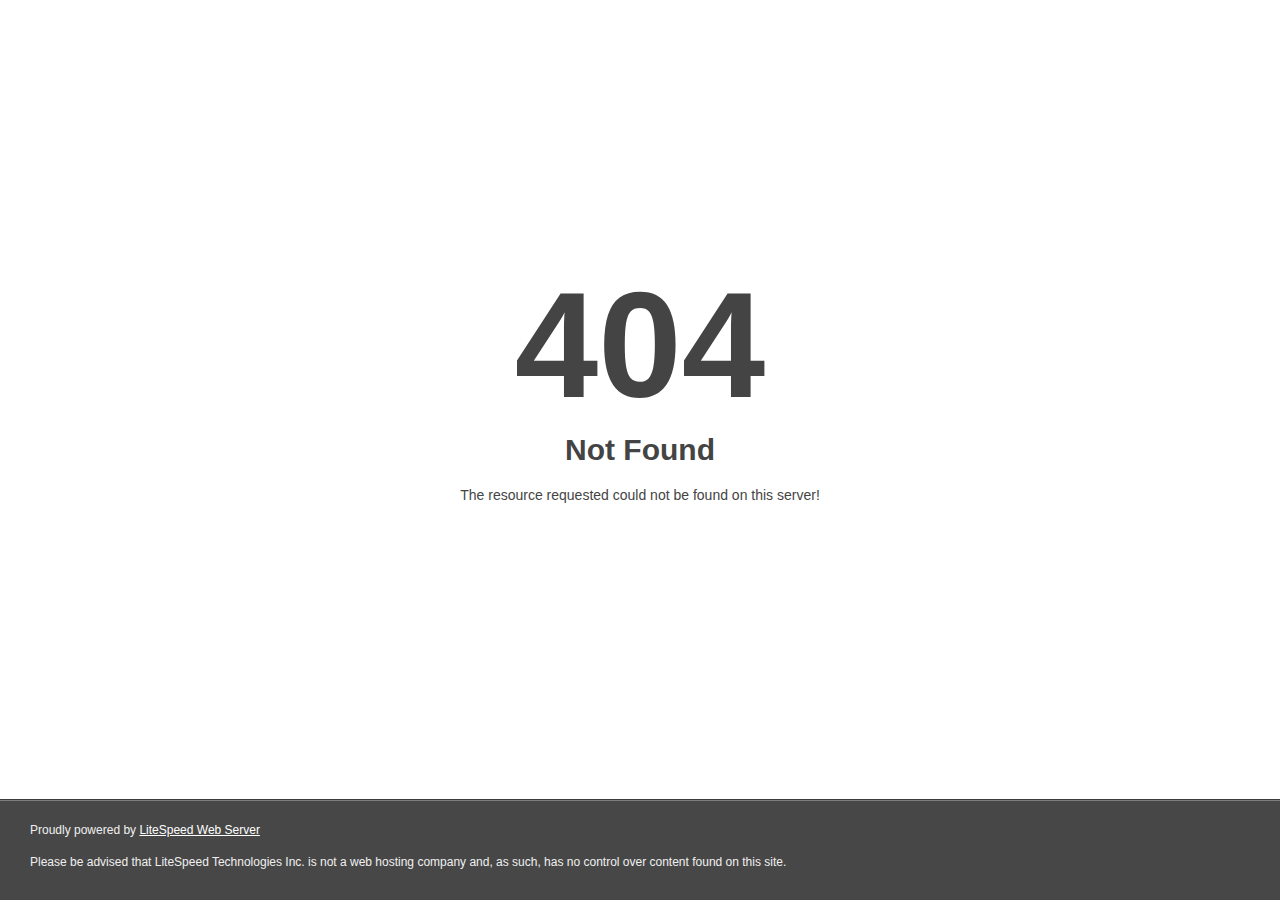
<file: img/home7/iPhonex2.html>
<!DOCTYPE html>
<html style="height:100%">
<head>
<meta name="viewport" content="width=device-width, initial-scale=1, shrink-to-fit=no" />
<title> 404 Not Found
</title></head>
<body style="color: #444; margin:0;font: normal 14px/20px Arial, Helvetica, sans-serif; height:100%; background-color: #fff;">
<div style="height:auto; min-height:100%; ">     <div style="text-align: center; width:800px; margin-left: -400px; position:absolute; top: 30%; left:50%;">
        <h1 style="margin:0; font-size:150px; line-height:150px; font-weight:bold;">404</h1>
<h2 style="margin-top:20px;font-size: 30px;">Not Found
</h2>
<p>The resource requested could not be found on this server!</p>
</div></div><div style="color:#f0f0f0; font-size:12px;margin:auto;padding:0px 30px 0px 30px;position:relative;clear:both;height:100px;margin-top:-101px;background-color:#474747;border-top: 1px solid rgba(0,0,0,0.15);box-shadow: 0 1px 0 rgba(255, 255, 255, 0.3) inset;">
<br>Proudly powered by  <a style="color:#fff;" href="http://www.litespeedtech.com/error-page">LiteSpeed Web Server</a><p>Please be advised that LiteSpeed Technologies Inc. is not a web hosting company and, as such, has no control over content found on this site.</p></div></body></html>
</file>
<file: vendors/themify-icon/themify-icons.css>
@font-face {
	font-family: 'themify';
	src:url('fonts/themify9f24.html?-fvbane');
	src:url('fonts/themifyd41d.html?#iefix-fvbane') format('embedded-opentype'),
		url('fonts/themify9f24.woff?-fvbane') format('woff'),
		url('fonts/themify9f24.ttf?-fvbane') format('truetype'),
		url('fonts/themify9f24-2.html?-fvbane#themify') format('svg');
	font-weight: normal;
	font-style: normal;
}

[class^="ti-"], [class*=" ti-"] {
	font-family: 'themify';
	speak: none;
	font-style: normal;
	font-weight: normal;
	font-variant: normal;
	text-transform: none;
	line-height: 1;

	/* Better Font Rendering =========== */
	-webkit-font-smoothing: antialiased;
	-moz-osx-font-smoothing: grayscale;
}

.ti-wand:before {
	content: "\e600";
}
.ti-volume:before {
	content: "\e601";
}
.ti-user:before {
	content: "\e602";
}
.ti-unlock:before {
	content: "\e603";
}
.ti-unlink:before {
	content: "\e604";
}
.ti-trash:before {
	content: "\e605";
}
.ti-thought:before {
	content: "\e606";
}
.ti-target:before {
	content: "\e607";
}
.ti-tag:before {
	content: "\e608";
}
.ti-tablet:before {
	content: "\e609";
}
.ti-star:before {
	content: "\e60a";
}
.ti-spray:before {
	content: "\e60b";
}
.ti-signal:before {
	content: "\e60c";
}
.ti-shopping-cart:before {
	content: "\e60d";
}
.ti-shopping-cart-full:before {
	content: "\e60e";
}
.ti-settings:before {
	content: "\e60f";
}
.ti-search:before {
	content: "\e610";
}
.ti-zoom-in:before {
	content: "\e611";
}
.ti-zoom-out:before {
	content: "\e612";
}
.ti-cut:before {
	content: "\e613";
}
.ti-ruler:before {
	content: "\e614";
}
.ti-ruler-pencil:before {
	content: "\e615";
}
.ti-ruler-alt:before {
	content: "\e616";
}
.ti-bookmark:before {
	content: "\e617";
}
.ti-bookmark-alt:before {
	content: "\e618";
}
.ti-reload:before {
	content: "\e619";
}
.ti-plus:before {
	content: "\e61a";
}
.ti-pin:before {
	content: "\e61b";
}
.ti-pencil:before {
	content: "\e61c";
}
.ti-pencil-alt:before {
	content: "\e61d";
}
.ti-paint-roller:before {
	content: "\e61e";
}
.ti-paint-bucket:before {
	content: "\e61f";
}
.ti-na:before {
	content: "\e620";
}
.ti-mobile:before {
	content: "\e621";
}
.ti-minus:before {
	content: "\e622";
}
.ti-medall:before {
	content: "\e623";
}
.ti-medall-alt:before {
	content: "\e624";
}
.ti-marker:before {
	content: "\e625";
}
.ti-marker-alt:before {
	content: "\e626";
}
.ti-arrow-up:before {
	content: "\e627";
}
.ti-arrow-right:before {
	content: "\e628";
}
.ti-arrow-left:before {
	content: "\e629";
}
.ti-arrow-down:before {
	content: "\e62a";
}
.ti-lock:before {
	content: "\e62b";
}
.ti-location-arrow:before {
	content: "\e62c";
}
.ti-link:before {
	content: "\e62d";
}
.ti-layout:before {
	content: "\e62e";
}
.ti-layers:before {
	content: "\e62f";
}
.ti-layers-alt:before {
	content: "\e630";
}
.ti-key:before {
	content: "\e631";
}
.ti-import:before {
	content: "\e632";
}
.ti-image:before {
	content: "\e633";
}
.ti-heart:before {
	content: "\e634";
}
.ti-heart-broken:before {
	content: "\e635";
}
.ti-hand-stop:before {
	content: "\e636";
}
.ti-hand-open:before {
	content: "\e637";
}
.ti-hand-drag:before {
	content: "\e638";
}
.ti-folder:before {
	content: "\e639";
}
.ti-flag:before {
	content: "\e63a";
}
.ti-flag-alt:before {
	content: "\e63b";
}
.ti-flag-alt-2:before {
	content: "\e63c";
}
.ti-eye:before {
	content: "\e63d";
}
.ti-export:before {
	content: "\e63e";
}
.ti-exchange-vertical:before {
	content: "\e63f";
}
.ti-desktop:before {
	content: "\e640";
}
.ti-cup:before {
	content: "\e641";
}
.ti-crown:before {
	content: "\e642";
}
.ti-comments:before {
	content: "\e643";
}
.ti-comment:before {
	content: "\e644";
}
.ti-comment-alt:before {
	content: "\e645";
}
.ti-close:before {
	content: "\e646";
}
.ti-clip:before {
	content: "\e647";
}
.ti-angle-up:before {
	content: "\e648";
}
.ti-angle-right:before {
	content: "\e649";
}
.ti-angle-left:before {
	content: "\e64a";
}
.ti-angle-down:before {
	content: "\e64b";
}
.ti-check:before {
	content: "\e64c";
}
.ti-check-box:before {
	content: "\e64d";
}
.ti-camera:before {
	content: "\e64e";
}
.ti-announcement:before {
	content: "\e64f";
}
.ti-brush:before {
	content: "\e650";
}
.ti-briefcase:before {
	content: "\e651";
}
.ti-bolt:before {
	content: "\e652";
}
.ti-bolt-alt:before {
	content: "\e653";
}
.ti-blackboard:before {
	content: "\e654";
}
.ti-bag:before {
	content: "\e655";
}
.ti-move:before {
	content: "\e656";
}
.ti-arrows-vertical:before {
	content: "\e657";
}
.ti-arrows-horizontal:before {
	content: "\e658";
}
.ti-fullscreen:before {
	content: "\e659";
}
.ti-arrow-top-right:before {
	content: "\e65a";
}
.ti-arrow-top-left:before {
	content: "\e65b";
}
.ti-arrow-circle-up:before {
	content: "\e65c";
}
.ti-arrow-circle-right:before {
	content: "\e65d";
}
.ti-arrow-circle-left:before {
	content: "\e65e";
}
.ti-arrow-circle-down:before {
	content: "\e65f";
}
.ti-angle-double-up:before {
	content: "\e660";
}
.ti-angle-double-right:before {
	content: "\e661";
}
.ti-angle-double-left:before {
	content: "\e662";
}
.ti-angle-double-down:before {
	content: "\e663";
}
.ti-zip:before {
	content: "\e664";
}
.ti-world:before {
	content: "\e665";
}
.ti-wheelchair:before {
	content: "\e666";
}
.ti-view-list:before {
	content: "\e667";
}
.ti-view-list-alt:before {
	content: "\e668";
}
.ti-view-grid:before {
	content: "\e669";
}
.ti-uppercase:before {
	content: "\e66a";
}
.ti-upload:before {
	content: "\e66b";
}
.ti-underline:before {
	content: "\e66c";
}
.ti-truck:before {
	content: "\e66d";
}
.ti-timer:before {
	content: "\e66e";
}
.ti-ticket:before {
	content: "\e66f";
}
.ti-thumb-up:before {
	content: "\e670";
}
.ti-thumb-down:before {
	content: "\e671";
}
.ti-text:before {
	content: "\e672";
}
.ti-stats-up:before {
	content: "\e673";
}
.ti-stats-down:before {
	content: "\e674";
}
.ti-split-v:before {
	content: "\e675";
}
.ti-split-h:before {
	content: "\e676";
}
.ti-smallcap:before {
	content: "\e677";
}
.ti-shine:before {
	content: "\e678";
}
.ti-shift-right:before {
	content: "\e679";
}
.ti-shift-left:before {
	content: "\e67a";
}
.ti-shield:before {
	content: "\e67b";
}
.ti-notepad:before {
	content: "\e67c";
}
.ti-server:before {
	content: "\e67d";
}
.ti-quote-right:before {
	content: "\e67e";
}
.ti-quote-left:before {
	content: "\e67f";
}
.ti-pulse:before {
	content: "\e680";
}
.ti-printer:before {
	content: "\e681";
}
.ti-power-off:before {
	content: "\e682";
}
.ti-plug:before {
	content: "\e683";
}
.ti-pie-chart:before {
	content: "\e684";
}
.ti-paragraph:before {
	content: "\e685";
}
.ti-panel:before {
	content: "\e686";
}
.ti-package:before {
	content: "\e687";
}
.ti-music:before {
	content: "\e688";
}
.ti-music-alt:before {
	content: "\e689";
}
.ti-mouse:before {
	content: "\e68a";
}
.ti-mouse-alt:before {
	content: "\e68b";
}
.ti-money:before {
	content: "\e68c";
}
.ti-microphone:before {
	content: "\e68d";
}
.ti-menu:before {
	content: "\e68e";
}
.ti-menu-alt:before {
	content: "\e68f";
}
.ti-map:before {
	content: "\e690";
}
.ti-map-alt:before {
	content: "\e691";
}
.ti-loop:before {
	content: "\e692";
}
.ti-location-pin:before {
	content: "\e693";
}
.ti-list:before {
	content: "\e694";
}
.ti-light-bulb:before {
	content: "\e695";
}
.ti-Italic:before {
	content: "\e696";
}
.ti-info:before {
	content: "\e697";
}
.ti-infinite:before {
	content: "\e698";
}
.ti-id-badge:before {
	content: "\e699";
}
.ti-hummer:before {
	content: "\e69a";
}
.ti-home:before {
	content: "\e69b";
}
.ti-help:before {
	content: "\e69c";
}
.ti-headphone:before {
	content: "\e69d";
}
.ti-harddrives:before {
	content: "\e69e";
}
.ti-harddrive:before {
	content: "\e69f";
}
.ti-gift:before {
	content: "\e6a0";
}
.ti-game:before {
	content: "\e6a1";
}
.ti-filter:before {
	content: "\e6a2";
}
.ti-files:before {
	content: "\e6a3";
}
.ti-file:before {
	content: "\e6a4";
}
.ti-eraser:before {
	content: "\e6a5";
}
.ti-envelope:before {
	content: "\e6a6";
}
.ti-download:before {
	content: "\e6a7";
}
.ti-direction:before {
	content: "\e6a8";
}
.ti-direction-alt:before {
	content: "\e6a9";
}
.ti-dashboard:before {
	content: "\e6aa";
}
.ti-control-stop:before {
	content: "\e6ab";
}
.ti-control-shuffle:before {
	content: "\e6ac";
}
.ti-control-play:before {
	content: "\e6ad";
}
.ti-control-pause:before {
	content: "\e6ae";
}
.ti-control-forward:before {
	content: "\e6af";
}
.ti-control-backward:before {
	content: "\e6b0";
}
.ti-cloud:before {
	content: "\e6b1";
}
.ti-cloud-up:before {
	content: "\e6b2";
}
.ti-cloud-down:before {
	content: "\e6b3";
}
.ti-clipboard:before {
	content: "\e6b4";
}
.ti-car:before {
	content: "\e6b5";
}
.ti-calendar:before {
	content: "\e6b6";
}
.ti-book:before {
	content: "\e6b7";
}
.ti-bell:before {
	content: "\e6b8";
}
.ti-basketball:before {
	content: "\e6b9";
}
.ti-bar-chart:before {
	content: "\e6ba";
}
.ti-bar-chart-alt:before {
	content: "\e6bb";
}
.ti-back-right:before {
	content: "\e6bc";
}
.ti-back-left:before {
	content: "\e6bd";
}
.ti-arrows-corner:before {
	content: "\e6be";
}
.ti-archive:before {
	content: "\e6bf";
}
.ti-anchor:before {
	content: "\e6c0";
}
.ti-align-right:before {
	content: "\e6c1";
}
.ti-align-left:before {
	content: "\e6c2";
}
.ti-align-justify:before {
	content: "\e6c3";
}
.ti-align-center:before {
	content: "\e6c4";
}
.ti-alert:before {
	content: "\e6c5";
}
.ti-alarm-clock:before {
	content: "\e6c6";
}
.ti-agenda:before {
	content: "\e6c7";
}
.ti-write:before {
	content: "\e6c8";
}
.ti-window:before {
	content: "\e6c9";
}
.ti-widgetized:before {
	content: "\e6ca";
}
.ti-widget:before {
	content: "\e6cb";
}
.ti-widget-alt:before {
	content: "\e6cc";
}
.ti-wallet:before {
	content: "\e6cd";
}
.ti-video-clapper:before {
	content: "\e6ce";
}
.ti-video-camera:before {
	content: "\e6cf";
}
.ti-vector:before {
	content: "\e6d0";
}
.ti-themify-logo:before {
	content: "\e6d1";
}
.ti-themify-favicon:before {
	content: "\e6d2";
}
.ti-themify-favicon-alt:before {
	content: "\e6d3";
}
.ti-support:before {
	content: "\e6d4";
}
.ti-stamp:before {
	content: "\e6d5";
}
.ti-split-v-alt:before {
	content: "\e6d6";
}
.ti-slice:before {
	content: "\e6d7";
}
.ti-shortcode:before {
	content: "\e6d8";
}
.ti-shift-right-alt:before {
	content: "\e6d9";
}
.ti-shift-left-alt:before {
	content: "\e6da";
}
.ti-ruler-alt-2:before {
	content: "\e6db";
}
.ti-receipt:before {
	content: "\e6dc";
}
.ti-pin2:before {
	content: "\e6dd";
}
.ti-pin-alt:before {
	content: "\e6de";
}
.ti-pencil-alt2:before {
	content: "\e6df";
}
.ti-palette:before {
	content: "\e6e0";
}
.ti-more:before {
	content: "\e6e1";
}
.ti-more-alt:before {
	content: "\e6e2";
}
.ti-microphone-alt:before {
	content: "\e6e3";
}
.ti-magnet:before {
	content: "\e6e4";
}
.ti-line-double:before {
	content: "\e6e5";
}
.ti-line-dotted:before {
	content: "\e6e6";
}
.ti-line-dashed:before {
	content: "\e6e7";
}
.ti-layout-width-full:before {
	content: "\e6e8";
}
.ti-layout-width-default:before {
	content: "\e6e9";
}
.ti-layout-width-default-alt:before {
	content: "\e6ea";
}
.ti-layout-tab:before {
	content: "\e6eb";
}
.ti-layout-tab-window:before {
	content: "\e6ec";
}
.ti-layout-tab-v:before {
	content: "\e6ed";
}
.ti-layout-tab-min:before {
	content: "\e6ee";
}
.ti-layout-slider:before {
	content: "\e6ef";
}
.ti-layout-slider-alt:before {
	content: "\e6f0";
}
.ti-layout-sidebar-right:before {
	content: "\e6f1";
}
.ti-layout-sidebar-none:before {
	content: "\e6f2";
}
.ti-layout-sidebar-left:before {
	content: "\e6f3";
}
.ti-layout-placeholder:before {
	content: "\e6f4";
}
.ti-layout-menu:before {
	content: "\e6f5";
}
.ti-layout-menu-v:before {
	content: "\e6f6";
}
.ti-layout-menu-separated:before {
	content: "\e6f7";
}
.ti-layout-menu-full:before {
	content: "\e6f8";
}
.ti-layout-media-right-alt:before {
	content: "\e6f9";
}
.ti-layout-media-right:before {
	content: "\e6fa";
}
.ti-layout-media-overlay:before {
	content: "\e6fb";
}
.ti-layout-media-overlay-alt:before {
	content: "\e6fc";
}
.ti-layout-media-overlay-alt-2:before {
	content: "\e6fd";
}
.ti-layout-media-left-alt:before {
	content: "\e6fe";
}
.ti-layout-media-left:before {
	content: "\e6ff";
}
.ti-layout-media-center-alt:before {
	content: "\e700";
}
.ti-layout-media-center:before {
	content: "\e701";
}
.ti-layout-list-thumb:before {
	content: "\e702";
}
.ti-layout-list-thumb-alt:before {
	content: "\e703";
}
.ti-layout-list-post:before {
	content: "\e704";
}
.ti-layout-list-large-image:before {
	content: "\e705";
}
.ti-layout-line-solid:before {
	content: "\e706";
}
.ti-layout-grid4:before {
	content: "\e707";
}
.ti-layout-grid3:before {
	content: "\e708";
}
.ti-layout-grid2:before {
	content: "\e709";
}
.ti-layout-grid2-thumb:before {
	content: "\e70a";
}
.ti-layout-cta-right:before {
	content: "\e70b";
}
.ti-layout-cta-left:before {
	content: "\e70c";
}
.ti-layout-cta-center:before {
	content: "\e70d";
}
.ti-layout-cta-btn-right:before {
	content: "\e70e";
}
.ti-layout-cta-btn-left:before {
	content: "\e70f";
}
.ti-layout-column4:before {
	content: "\e710";
}
.ti-layout-column3:before {
	content: "\e711";
}
.ti-layout-column2:before {
	content: "\e712";
}
.ti-layout-accordion-separated:before {
	content: "\e713";
}
.ti-layout-accordion-merged:before {
	content: "\e714";
}
.ti-layout-accordion-list:before {
	content: "\e715";
}
.ti-ink-pen:before {
	content: "\e716";
}
.ti-info-alt:before {
	content: "\e717";
}
.ti-help-alt:before {
	content: "\e718";
}
.ti-headphone-alt:before {
	content: "\e719";
}
.ti-hand-point-up:before {
	content: "\e71a";
}
.ti-hand-point-right:before {
	content: "\e71b";
}
.ti-hand-point-left:before {
	content: "\e71c";
}
.ti-hand-point-down:before {
	content: "\e71d";
}
.ti-gallery:before {
	content: "\e71e";
}
.ti-face-smile:before {
	content: "\e71f";
}
.ti-face-sad:before {
	content: "\e720";
}
.ti-credit-card:before {
	content: "\e721";
}
.ti-control-skip-forward:before {
	content: "\e722";
}
.ti-control-skip-backward:before {
	content: "\e723";
}
.ti-control-record:before {
	content: "\e724";
}
.ti-control-eject:before {
	content: "\e725";
}
.ti-comments-smiley:before {
	content: "\e726";
}
.ti-brush-alt:before {
	content: "\e727";
}
.ti-youtube:before {
	content: "\e728";
}
.ti-vimeo:before {
	content: "\e729";
}
.ti-twitter:before {
	content: "\e72a";
}
.ti-time:before {
	content: "\e72b";
}
.ti-tumblr:before {
	content: "\e72c";
}
.ti-skype:before {
	content: "\e72d";
}
.ti-share:before {
	content: "\e72e";
}
.ti-share-alt:before {
	content: "\e72f";
}
.ti-rocket:before {
	content: "\e730";
}
.ti-pinterest:before {
	content: "\e731";
}
.ti-new-window:before {
	content: "\e732";
}
.ti-microsoft:before {
	content: "\e733";
}
.ti-list-ol:before {
	content: "\e734";
}
.ti-linkedin:before {
	content: "\e735";
}
.ti-layout-sidebar-2:before {
	content: "\e736";
}
.ti-layout-grid4-alt:before {
	content: "\e737";
}
.ti-layout-grid3-alt:before {
	content: "\e738";
}
.ti-layout-grid2-alt:before {
	content: "\e739";
}
.ti-layout-column4-alt:before {
	content: "\e73a";
}
.ti-layout-column3-alt:before {
	content: "\e73b";
}
.ti-layout-column2-alt:before {
	content: "\e73c";
}
.ti-instagram:before {
	content: "\e73d";
}
.ti-google:before {
	content: "\e73e";
}
.ti-github:before {
	content: "\e73f";
}
.ti-flickr:before {
	content: "\e740";
}
.ti-facebook:before {
	content: "\e741";
}
.ti-dropbox:before {
	content: "\e742";
}
.ti-dribbble:before {
	content: "\e743";
}
.ti-apple:before {
	content: "\e744";
}
.ti-android:before {
	content: "\e745";
}
.ti-save:before {
	content: "\e746";
}
.ti-save-alt:before {
	content: "\e747";
}
.ti-yahoo:before {
	content: "\e748";
}
.ti-wordpress:before {
	content: "\e749";
}
.ti-vimeo-alt:before {
	content: "\e74a";
}
.ti-twitter-alt:before {
	content: "\e74b";
}
.ti-tumblr-alt:before {
	content: "\e74c";
}
.ti-trello:before {
	content: "\e74d";
}
.ti-stack-overflow:before {
	content: "\e74e";
}
.ti-soundcloud:before {
	content: "\e74f";
}
.ti-sharethis:before {
	content: "\e750";
}
.ti-sharethis-alt:before {
	content: "\e751";
}
.ti-reddit:before {
	content: "\e752";
}
.ti-pinterest-alt:before {
	content: "\e753";
}
.ti-microsoft-alt:before {
	content: "\e754";
}
.ti-linux:before {
	content: "\e755";
}
.ti-jsfiddle:before {
	content: "\e756";
}
.ti-joomla:before {
	content: "\e757";
}
.ti-html5:before {
	content: "\e758";
}
.ti-flickr-alt:before {
	content: "\e759";
}
.ti-email:before {
	content: "\e75a";
}
.ti-drupal:before {
	content: "\e75b";
}
.ti-dropbox-alt:before {
	content: "\e75c";
}
.ti-css3:before {
	content: "\e75d";
}
.ti-rss:before {
	content: "\e75e";
}
.ti-rss-alt:before {
	content: "\e75f";
}
</file>
<file: vendors/flaticon/flaticon.css>
/*
  	Flaticon icon font: Flaticon
  	Creation date: 24/07/2020 07:52
  	*/

@font-face {
  font-family: "Flaticon";
  src: url("Flaticon.html");
  src: url("Flaticond41d.html?#iefix") format("embedded-opentype"),
       url("Flaticon.woff") format("woff"),
       url("Flaticon.ttf") format("truetype"),
       url("Flaticon-2.html#Flaticon") format("svg");
  font-weight: normal;
  font-style: normal;
}

@media screen and (-webkit-min-device-pixel-ratio:0) {
  @font-face {
    font-family: "Flaticon";
    src: url("Flaticon-2.html#Flaticon") format("svg");
  }
}

[class^="flaticon-"]:before, [class*=" flaticon-"]:before,
[class^="flaticon-"]:after, [class*=" flaticon-"]:after {   
  font-family: Flaticon;
        font-size: 20px;
font-style: normal;
margin-left: 20px;
}

.flaticon-target:before { content: "\f100"; }
.flaticon-lightbulb:before { content: "\f101"; }
.flaticon-mortarboard:before { content: "\f102"; }
</file>
<file: vendors/nice-select/nice-select.css>
.nice-select {
  -webkit-tap-highlight-color: transparent;
  background-color: #fff;
  border-radius: 5px;
  border: solid 1px #e8e8e8;
  box-sizing: border-box;
  clear: both;
  cursor: pointer;
  display: block;
  float: left;
  font-family: inherit;
  font-size: 14px;
  font-weight: normal;
  height: 42px;
  line-height: 40px;
  outline: none;
  padding-left: 18px;
  padding-right: 30px;
  position: relative;
  text-align: left !important;
  -webkit-transition: all 0.2s ease-in-out;
  transition: all 0.2s ease-in-out;
  -webkit-user-select: none;
     -moz-user-select: none;
      -ms-user-select: none;
          user-select: none;
  white-space: nowrap;
  width: auto; }
  .nice-select:hover {
    border-color: #dbdbdb; }
  .nice-select:active, .nice-select.open, .nice-select:focus {
    border-color: #999; }
  .nice-select:after {
    border-bottom: 2px solid #999;
    border-right: 2px solid #999;
    content: '';
    display: block;
    height: 5px;
    margin-top: -4px;
    pointer-events: none;
    position: absolute;
    right: 12px;
    top: 50%;
    -webkit-transform-origin: 66% 66%;
        -ms-transform-origin: 66% 66%;
            transform-origin: 66% 66%;
    -webkit-transform: rotate(45deg);
        -ms-transform: rotate(45deg);
            transform: rotate(45deg);
    -webkit-transition: all 0.15s ease-in-out;
    transition: all 0.15s ease-in-out;
    width: 5px; }
  .nice-select.open:after {
    -webkit-transform: rotate(-135deg);
        -ms-transform: rotate(-135deg);
            transform: rotate(-135deg); }
  .nice-select.open .list {
    opacity: 1;
    pointer-events: auto;
    -webkit-transform: scale(1) translateY(0);
        -ms-transform: scale(1) translateY(0);
            transform: scale(1) translateY(0); }
  .nice-select.disabled {
    border-color: #ededed;
    color: #999;
    pointer-events: none; }
    .nice-select.disabled:after {
      border-color: #cccccc; }
  .nice-select.wide {
    width: 100%; }
    .nice-select.wide .list {
      left: 0 !important;
      right: 0 !important; }
  .nice-select.right {
    float: right; }
    .nice-select.right .list {
      left: auto;
      right: 0; }
  .nice-select.small {
    font-size: 12px;
    height: 36px;
    line-height: 34px; }
    .nice-select.small:after {
      height: 4px;
      width: 4px; }
    .nice-select.small .option {
      line-height: 34px;
      min-height: 34px; }
  .nice-select .list {
    background-color: #fff;
    border-radius: 5px;
    box-shadow: 0 0 0 1px rgba(68, 68, 68, 0.11);
    box-sizing: border-box;
    margin-top: 4px;
    opacity: 0;
    overflow: hidden;
    padding: 0;
    pointer-events: none;
    position: absolute;
    top: 100%;
    left: 0;
    -webkit-transform-origin: 50% 0;
        -ms-transform-origin: 50% 0;
            transform-origin: 50% 0;
    -webkit-transform: scale(0.75) translateY(-21px);
        -ms-transform: scale(0.75) translateY(-21px);
            transform: scale(0.75) translateY(-21px);
    -webkit-transition: all 0.2s cubic-bezier(0.5, 0, 0, 1.25), opacity 0.15s ease-out;
    transition: all 0.2s cubic-bezier(0.5, 0, 0, 1.25), opacity 0.15s ease-out;
    z-index: 9; }
    .nice-select .list:hover .option:not(:hover) {
      background-color: transparent !important; }
  .nice-select .option {
    cursor: pointer;
    font-weight: 400;
    line-height: 40px;
    list-style: none;
    min-height: 40px;
    outline: none;
    padding-left: 18px;
    padding-right: 29px;
    text-align: left;
    -webkit-transition: all 0.2s;
    transition: all 0.2s; }
    .nice-select .option:hover, .nice-select .option.focus, .nice-select .option.selected.focus {
      background-color: #f6f6f6; }
    .nice-select .option.selected {
      font-weight: bold; }
    .nice-select .option.disabled {
      background-color: transparent;
      color: #999;
      cursor: default; }

.no-csspointerevents .nice-select .list {
  display: none; }

.no-csspointerevents .nice-select.open .list {
  display: block; }
</file>
<file: vendors/elagent/style.css>
@font-face {
	font-family: 'ElegantIcons';
	src:url('fonts/ElegantIcons.eot');
	src:url('fonts/ElegantIconsd41d.eot?#iefix') format('embedded-opentype'),
		url('fonts/ElegantIcons.woff') format('woff'),
		url('fonts/ElegantIcons.ttf') format('truetype'),
		url('fonts/ElegantIcons.svg#ElegantIcons') format('svg');
	font-weight: normal;
	font-style: normal;
}

/* Use the following CSS code if you want to use data attributes for inserting your icons */
[data-icon]:before {
	font-family: 'ElegantIcons';
	content: attr(data-icon);
	speak: none;
	font-weight: normal;
	font-variant: normal;
	text-transform: none;
	line-height: 1;
	-webkit-font-smoothing: antialiased;
	-moz-osx-font-smoothing: grayscale;
}

/* Use the following CSS code if you want to have a class per icon */
/*
Instead of a list of all class selectors,
you can use the generic selector below, but it's slower:
[class*="your-class-prefix"] {
*/
.arrow_up, .arrow_down, .arrow_left, .arrow_right, .arrow_left-up, .arrow_right-up, .arrow_right-down, .arrow_left-down, .arrow-up-down, .arrow_up-down_alt, .arrow_left-right_alt, .arrow_left-right, .arrow_expand_alt2, .arrow_expand_alt, .arrow_condense, .arrow_expand, .arrow_move, .arrow_carrot-up, .arrow_carrot-down, .arrow_carrot-left, .arrow_carrot-right, .arrow_carrot-2up, .arrow_carrot-2down, .arrow_carrot-2left, .arrow_carrot-2right, .arrow_carrot-up_alt2, .arrow_carrot-down_alt2, .arrow_carrot-left_alt2, .arrow_carrot-right_alt2, .arrow_carrot-2up_alt2, .arrow_carrot-2down_alt2, .arrow_carrot-2left_alt2, .arrow_carrot-2right_alt2, .arrow_triangle-up, .arrow_triangle-down, .arrow_triangle-left, .arrow_triangle-right, .arrow_triangle-up_alt2, .arrow_triangle-down_alt2, .arrow_triangle-left_alt2, .arrow_triangle-right_alt2, .arrow_back, .icon_minus-06, .icon_plus, .icon_close, .icon_check, .icon_minus_alt2, .icon_plus_alt2, .icon_close_alt2, .icon_check_alt2, .icon_zoom-out_alt, .icon_zoom-in_alt, .icon_search, .icon_box-empty, .icon_box-selected, .icon_minus-box, .icon_plus-box, .icon_box-checked, .icon_circle-empty, .icon_circle-slelected, .icon_stop_alt2, .icon_stop, .icon_pause_alt2, .icon_pause, .icon_menu, .icon_menu-square_alt2, .icon_menu-circle_alt2, .icon_ul, .icon_ol, .icon_adjust-horiz, .icon_adjust-vert, .icon_document_alt, .icon_documents_alt, .icon_pencil, .icon_pencil-edit_alt, .icon_pencil-edit, .icon_folder-alt, .icon_folder-open_alt, .icon_folder-add_alt, .icon_info_alt, .icon_error-oct_alt, .icon_error-circle_alt, .icon_error-triangle_alt, .icon_question_alt2, .icon_question, .icon_comment_alt, .icon_chat_alt, .icon_vol-mute_alt, .icon_volume-low_alt, .icon_volume-high_alt, .icon_quotations, .icon_quotations_alt2, .icon_clock_alt, .icon_lock_alt, .icon_lock-open_alt, .icon_key_alt, .icon_cloud_alt, .icon_cloud-upload_alt, .icon_cloud-download_alt, .icon_image, .icon_images, .icon_lightbulb_alt, .icon_gift_alt, .icon_house_alt, .icon_genius, .icon_mobile, .icon_tablet, .icon_laptop, .icon_desktop, .icon_camera_alt, .icon_mail_alt, .icon_cone_alt, .icon_ribbon_alt, .icon_bag_alt, .icon_creditcard, .icon_cart_alt, .icon_paperclip, .icon_tag_alt, .icon_tags_alt, .icon_trash_alt, .icon_cursor_alt, .icon_mic_alt, .icon_compass_alt, .icon_pin_alt, .icon_pushpin_alt, .icon_map_alt, .icon_drawer_alt, .icon_toolbox_alt, .icon_book_alt, .icon_calendar, .icon_film, .icon_table, .icon_contacts_alt, .icon_headphones, .icon_lifesaver, .icon_piechart, .icon_refresh, .icon_link_alt, .icon_link, .icon_loading, .icon_blocked, .icon_archive_alt, .icon_heart_alt, .icon_star_alt, .icon_star-half_alt, .icon_star, .icon_star-half, .icon_tools, .icon_tool, .icon_cog, .icon_cogs, .arrow_up_alt, .arrow_down_alt, .arrow_left_alt, .arrow_right_alt, .arrow_left-up_alt, .arrow_right-up_alt, .arrow_right-down_alt, .arrow_left-down_alt, .arrow_condense_alt, .arrow_expand_alt3, .arrow_carrot_up_alt, .arrow_carrot-down_alt, .arrow_carrot-left_alt, .arrow_carrot-right_alt, .arrow_carrot-2up_alt, .arrow_carrot-2dwnn_alt, .arrow_carrot-2left_alt, .arrow_carrot-2right_alt, .arrow_triangle-up_alt, .arrow_triangle-down_alt, .arrow_triangle-left_alt, .arrow_triangle-right_alt, .icon_minus_alt, .icon_plus_alt, .icon_close_alt, .icon_check_alt, .icon_zoom-out, .icon_zoom-in, .icon_stop_alt, .icon_menu-square_alt, .icon_menu-circle_alt, .icon_document, .icon_documents, .icon_pencil_alt, .icon_folder, .icon_folder-open, .icon_folder-add, .icon_folder_upload, .icon_folder_download, .icon_info, .icon_error-circle, .icon_error-oct, .icon_error-triangle, .icon_question_alt, .icon_comment, .icon_chat, .icon_vol-mute, .icon_volume-low, .icon_volume-high, .icon_quotations_alt, .icon_clock, .icon_lock, .icon_lock-open, .icon_key, .icon_cloud, .icon_cloud-upload, .icon_cloud-download, .icon_lightbulb, .icon_gift, .icon_house, .icon_camera, .icon_mail, .icon_cone, .icon_ribbon, .icon_bag, .icon_cart, .icon_tag, .icon_tags, .icon_trash, .icon_cursor, .icon_mic, .icon_compass, .icon_pin, .icon_pushpin, .icon_map, .icon_drawer, .icon_toolbox, .icon_book, .icon_contacts, .icon_archive, .icon_heart, .icon_profile, .icon_group, .icon_grid-2x2, .icon_grid-3x3, .icon_music, .icon_pause_alt, .icon_phone, .icon_upload, .icon_download, .social_facebook, .social_twitter, .social_pinterest, .social_googleplus, .social_tumblr, .social_tumbleupon, .social_wordpress, .social_instagram, .social_dribbble, .social_vimeo, .social_linkedin, .social_rss, .social_deviantart, .social_share, .social_myspace, .social_skype, .social_youtube, .social_picassa, .social_googledrive, .social_flickr, .social_blogger, .social_spotify, .social_delicious, .social_facebook_circle, .social_twitter_circle, .social_pinterest_circle, .social_googleplus_circle, .social_tumblr_circle, .social_stumbleupon_circle, .social_wordpress_circle, .social_instagram_circle, .social_dribbble_circle, .social_vimeo_circle, .social_linkedin_circle, .social_rss_circle, .social_deviantart_circle, .social_share_circle, .social_myspace_circle, .social_skype_circle, .social_youtube_circle, .social_picassa_circle, .social_googledrive_alt2, .social_flickr_circle, .social_blogger_circle, .social_spotify_circle, .social_delicious_circle, .social_facebook_square, .social_twitter_square, .social_pinterest_square, .social_googleplus_square, .social_tumblr_square, .social_stumbleupon_square, .social_wordpress_square, .social_instagram_square, .social_dribbble_square, .social_vimeo_square, .social_linkedin_square, .social_rss_square, .social_deviantart_square, .social_share_square, .social_myspace_square, .social_skype_square, .social_youtube_square, .social_picassa_square, .social_googledrive_square, .social_flickr_square, .social_blogger_square, .social_spotify_square, .social_delicious_square, .icon_printer, .icon_calulator, .icon_building, .icon_floppy, .icon_drive, .icon_search-2, .icon_id, .icon_id-2, .icon_puzzle, .icon_like, .icon_dislike, .icon_mug, .icon_currency, .icon_wallet, .icon_pens, .icon_easel, .icon_flowchart, .icon_datareport, .icon_briefcase, .icon_shield, .icon_percent, .icon_globe, .icon_globe-2, .icon_target, .icon_hourglass, .icon_balance, .icon_rook, .icon_printer-alt, .icon_calculator_alt, .icon_building_alt, .icon_floppy_alt, .icon_drive_alt, .icon_search_alt, .icon_id_alt, .icon_id-2_alt, .icon_puzzle_alt, .icon_like_alt, .icon_dislike_alt, .icon_mug_alt, .icon_currency_alt, .icon_wallet_alt, .icon_pens_alt, .icon_easel_alt, .icon_flowchart_alt, .icon_datareport_alt, .icon_briefcase_alt, .icon_shield_alt, .icon_percent_alt, .icon_globe_alt, .icon_clipboard {
	font-family: 'ElegantIcons';
	speak: none;
	font-style: normal;
	font-weight: normal;
	font-variant: normal;
	text-transform: none;
	line-height: 1;
	-webkit-font-smoothing: antialiased;
}
.arrow_up:before {
	content: "\21";
}
.arrow_down:before {
	content: "\22";
}
.arrow_left:before {
	content: "\23";
}
.arrow_right:before {
	content: "\24";
}
.arrow_left-up:before {
	content: "\25";
}
.arrow_right-up:before {
	content: "\26";
}
.arrow_right-down:before {
	content: "\27";
}
.arrow_left-down:before {
	content: "\28";
}
.arrow-up-down:before {
	content: "\29";
}
.arrow_up-down_alt:before {
	content: "\2a";
}
.arrow_left-right_alt:before {
	content: "\2b";
}
.arrow_left-right:before {
	content: "\2c";
}
.arrow_expand_alt2:before {
	content: "\2d";
}
.arrow_expand_alt:before {
	content: "\2e";
}
.arrow_condense:before {
	content: "\2f";
}
.arrow_expand:before {
	content: "\30";
}
.arrow_move:before {
	content: "\31";
}
.arrow_carrot-up:before {
	content: "\32";
}
.arrow_carrot-down:before {
	content: "\33";
}
.arrow_carrot-left:before {
	content: "\34";
}
.arrow_carrot-right:before {
	content: "\35";
}
.arrow_carrot-2up:before {
	content: "\36";
}
.arrow_carrot-2down:before {
	content: "\37";
}
.arrow_carrot-2left:before {
	content: "\38";
}
.arrow_carrot-2right:before {
	content: "\39";
}
.arrow_carrot-up_alt2:before {
	content: "\3a";
}
.arrow_carrot-down_alt2:before {
	content: "\3b";
}
.arrow_carrot-left_alt2:before {
	content: "\3c";
}
.arrow_carrot-right_alt2:before {
	content: "\3d";
}
.arrow_carrot-2up_alt2:before {
	content: "\3e";
}
.arrow_carrot-2down_alt2:before {
	content: "\3f";
}
.arrow_carrot-2left_alt2:before {
	content: "\40";
}
.arrow_carrot-2right_alt2:before {
	content: "\41";
}
.arrow_triangle-up:before {
	content: "\42";
}
.arrow_triangle-down:before {
	content: "\43";
}
.arrow_triangle-left:before {
	content: "\44";
}
.arrow_triangle-right:before {
	content: "\45";
}
.arrow_triangle-up_alt2:before {
	content: "\46";
}
.arrow_triangle-down_alt2:before {
	content: "\47";
}
.arrow_triangle-left_alt2:before {
	content: "\48";
}
.arrow_triangle-right_alt2:before {
	content: "\49";
}
.arrow_back:before {
	content: "\4a";
}
.icon_minus-06:before {
	content: "\4b";
}
.icon_plus:before {
	content: "\4c";
}
.icon_close:before {
	content: "\4d";
}
.icon_check:before {
	content: "\4e";
}
.icon_minus_alt2:before {
	content: "\4f";
}
.icon_plus_alt2:before {
	content: "\50";
}
.icon_close_alt2:before {
	content: "\51";
}
.icon_check_alt2:before {
	content: "\52";
}
.icon_zoom-out_alt:before {
	content: "\53";
}
.icon_zoom-in_alt:before {
	content: "\54";
}
.icon_search:before {
	content: "\55";
}
.icon_box-empty:before {
	content: "\56";
}
.icon_box-selected:before {
	content: "\57";
}
.icon_minus-box:before {
	content: "\58";
}
.icon_plus-box:before {
	content: "\59";
}
.icon_box-checked:before {
	content: "\5a";
}
.icon_circle-empty:before {
	content: "\5b";
}
.icon_circle-slelected:before {
	content: "\5c";
}
.icon_stop_alt2:before {
	content: "\5d";
}
.icon_stop:before {
	content: "\5e";
}
.icon_pause_alt2:before {
	content: "\5f";
}
.icon_pause:before {
	content: "\60";
}
.icon_menu:before {
	content: "\61";
}
.icon_menu-square_alt2:before {
	content: "\62";
}
.icon_menu-circle_alt2:before {
	content: "\63";
}
.icon_ul:before {
	content: "\64";
}
.icon_ol:before {
	content: "\65";
}
.icon_adjust-horiz:before {
	content: "\66";
}
.icon_adjust-vert:before {
	content: "\67";
}
.icon_document_alt:before {
	content: "\68";
}
.icon_documents_alt:before {
	content: "\69";
}
.icon_pencil:before {
	content: "\6a";
}
.icon_pencil-edit_alt:before {
	content: "\6b";
}
.icon_pencil-edit:before {
	content: "\6c";
}
.icon_folder-alt:before {
	content: "\6d";
}
.icon_folder-open_alt:before {
	content: "\6e";
}
.icon_folder-add_alt:before {
	content: "\6f";
}
.icon_info_alt:before {
	content: "\70";
}
.icon_error-oct_alt:before {
	content: "\71";
}
.icon_error-circle_alt:before {
	content: "\72";
}
.icon_error-triangle_alt:before {
	content: "\73";
}
.icon_question_alt2:before {
	content: "\74";
}
.icon_question:before {
	content: "\75";
}
.icon_comment_alt:before {
	content: "\76";
}
.icon_chat_alt:before {
	content: "\77";
}
.icon_vol-mute_alt:before {
	content: "\78";
}
.icon_volume-low_alt:before {
	content: "\79";
}
.icon_volume-high_alt:before {
	content: "\7a";
}
.icon_quotations:before {
	content: "\7b";
}
.icon_quotations_alt2:before {
	content: "\7c";
}
.icon_clock_alt:before {
	content: "\7d";
}
.icon_lock_alt:before {
	content: "\7e";
}
.icon_lock-open_alt:before {
	content: "\e000";
}
.icon_key_alt:before {
	content: "\e001";
}
.icon_cloud_alt:before {
	content: "\e002";
}
.icon_cloud-upload_alt:before {
	content: "\e003";
}
.icon_cloud-download_alt:before {
	content: "\e004";
}
.icon_image:before {
	content: "\e005";
}
.icon_images:before {
	content: "\e006";
}
.icon_lightbulb_alt:before {
	content: "\e007";
}
.icon_gift_alt:before {
	content: "\e008";
}
.icon_house_alt:before {
	content: "\e009";
}
.icon_genius:before {
	content: "\e00a";
}
.icon_mobile:before {
	content: "\e00b";
}
.icon_tablet:before {
	content: "\e00c";
}
.icon_laptop:before {
	content: "\e00d";
}
.icon_desktop:before {
	content: "\e00e";
}
.icon_camera_alt:before {
	content: "\e00f";
}
.icon_mail_alt:before {
	content: "\e010";
}
.icon_cone_alt:before {
	content: "\e011";
}
.icon_ribbon_alt:before {
	content: "\e012";
}
.icon_bag_alt:before {
	content: "\e013";
}
.icon_creditcard:before {
	content: "\e014";
}
.icon_cart_alt:before {
	content: "\e015";
}
.icon_paperclip:before {
	content: "\e016";
}
.icon_tag_alt:before {
	content: "\e017";
}
.icon_tags_alt:before {
	content: "\e018";
}
.icon_trash_alt:before {
	content: "\e019";
}
.icon_cursor_alt:before {
	content: "\e01a";
}
.icon_mic_alt:before {
	content: "\e01b";
}
.icon_compass_alt:before {
	content: "\e01c";
}
.icon_pin_alt:before {
	content: "\e01d";
}
.icon_pushpin_alt:before {
	content: "\e01e";
}
.icon_map_alt:before {
	content: "\e01f";
}
.icon_drawer_alt:before {
	content: "\e020";
}
.icon_toolbox_alt:before {
	content: "\e021";
}
.icon_book_alt:before {
	content: "\e022";
}
.icon_calendar:before {
	content: "\e023";
}
.icon_film:before {
	content: "\e024";
}
.icon_table:before {
	content: "\e025";
}
.icon_contacts_alt:before {
	content: "\e026";
}
.icon_headphones:before {
	content: "\e027";
}
.icon_lifesaver:before {
	content: "\e028";
}
.icon_piechart:before {
	content: "\e029";
}
.icon_refresh:before {
	content: "\e02a";
}
.icon_link_alt:before {
	content: "\e02b";
}
.icon_link:before {
	content: "\e02c";
}
.icon_loading:before {
	content: "\e02d";
}
.icon_blocked:before {
	content: "\e02e";
}
.icon_archive_alt:before {
	content: "\e02f";
}
.icon_heart_alt:before {
	content: "\e030";
}
.icon_star_alt:before {
	content: "\e031";
}
.icon_star-half_alt:before {
	content: "\e032";
}
.icon_star:before {
	content: "\e033";
}
.icon_star-half:before {
	content: "\e034";
}
.icon_tools:before {
	content: "\e035";
}
.icon_tool:before {
	content: "\e036";
}
.icon_cog:before {
	content: "\e037";
}
.icon_cogs:before {
	content: "\e038";
}
.arrow_up_alt:before {
	content: "\e039";
}
.arrow_down_alt:before {
	content: "\e03a";
}
.arrow_left_alt:before {
	content: "\e03b";
}
.arrow_right_alt:before {
	content: "\e03c";
}
.arrow_left-up_alt:before {
	content: "\e03d";
}
.arrow_right-up_alt:before {
	content: "\e03e";
}
.arrow_right-down_alt:before {
	content: "\e03f";
}
.arrow_left-down_alt:before {
	content: "\e040";
}
.arrow_condense_alt:before {
	content: "\e041";
}
.arrow_expand_alt3:before {
	content: "\e042";
}
.arrow_carrot_up_alt:before {
	content: "\e043";
}
.arrow_carrot-down_alt:before {
	content: "\e044";
}
.arrow_carrot-left_alt:before {
	content: "\e045";
}
.arrow_carrot-right_alt:before {
	content: "\e046";
}
.arrow_carrot-2up_alt:before {
	content: "\e047";
}
.arrow_carrot-2dwnn_alt:before {
	content: "\e048";
}
.arrow_carrot-2left_alt:before {
	content: "\e049";
}
.arrow_carrot-2right_alt:before {
	content: "\e04a";
}
.arrow_triangle-up_alt:before {
	content: "\e04b";
}
.arrow_triangle-down_alt:before {
	content: "\e04c";
}
.arrow_triangle-left_alt:before {
	content: "\e04d";
}
.arrow_triangle-right_alt:before {
	content: "\e04e";
}
.icon_minus_alt:before {
	content: "\e04f";
}
.icon_plus_alt:before {
	content: "\e050";
}
.icon_close_alt:before {
	content: "\e051";
}
.icon_check_alt:before {
	content: "\e052";
}
.icon_zoom-out:before {
	content: "\e053";
}
.icon_zoom-in:before {
	content: "\e054";
}
.icon_stop_alt:before {
	content: "\e055";
}
.icon_menu-square_alt:before {
	content: "\e056";
}
.icon_menu-circle_alt:before {
	content: "\e057";
}
.icon_document:before {
	content: "\e058";
}
.icon_documents:before {
	content: "\e059";
}
.icon_pencil_alt:before {
	content: "\e05a";
}
.icon_folder:before {
	content: "\e05b";
}
.icon_folder-open:before {
	content: "\e05c";
}
.icon_folder-add:before {
	content: "\e05d";
}
.icon_folder_upload:before {
	content: "\e05e";
}
.icon_folder_download:before {
	content: "\e05f";
}
.icon_info:before {
	content: "\e060";
}
.icon_error-circle:before {
	content: "\e061";
}
.icon_error-oct:before {
	content: "\e062";
}
.icon_error-triangle:before {
	content: "\e063";
}
.icon_question_alt:before {
	content: "\e064";
}
.icon_comment:before {
	content: "\e065";
}
.icon_chat:before {
	content: "\e066";
}
.icon_vol-mute:before {
	content: "\e067";
}
.icon_volume-low:before {
	content: "\e068";
}
.icon_volume-high:before {
	content: "\e069";
}
.icon_quotations_alt:before {
	content: "\e06a";
}
.icon_clock:before {
	content: "\e06b";
}
.icon_lock:before {
	content: "\e06c";
}
.icon_lock-open:before {
	content: "\e06d";
}
.icon_key:before {
	content: "\e06e";
}
.icon_cloud:before {
	content: "\e06f";
}
.icon_cloud-upload:before {
	content: "\e070";
}
.icon_cloud-download:before {
	content: "\e071";
}
.icon_lightbulb:before {
	content: "\e072";
}
.icon_gift:before {
	content: "\e073";
}
.icon_house:before {
	content: "\e074";
}
.icon_camera:before {
	content: "\e075";
}
.icon_mail:before {
	content: "\e076";
}
.icon_cone:before {
	content: "\e077";
}
.icon_ribbon:before {
	content: "\e078";
}
.icon_bag:before {
	content: "\e079";
}
.icon_cart:before {
	content: "\e07a";
}
.icon_tag:before {
	content: "\e07b";
}
.icon_tags:before {
	content: "\e07c";
}
.icon_trash:before {
	content: "\e07d";
}
.icon_cursor:before {
	content: "\e07e";
}
.icon_mic:before {
	content: "\e07f";
}
.icon_compass:before {
	content: "\e080";
}
.icon_pin:before {
	content: "\e081";
}
.icon_pushpin:before {
	content: "\e082";
}
.icon_map:before {
	content: "\e083";
}
.icon_drawer:before {
	content: "\e084";
}
.icon_toolbox:before {
	content: "\e085";
}
.icon_book:before {
	content: "\e086";
}
.icon_contacts:before {
	content: "\e087";
}
.icon_archive:before {
	content: "\e088";
}
.icon_heart:before {
	content: "\e089";
}
.icon_profile:before {
	content: "\e08a";
}
.icon_group:before {
	content: "\e08b";
}
.icon_grid-2x2:before {
	content: "\e08c";
}
.icon_grid-3x3:before {
	content: "\e08d";
}
.icon_music:before {
	content: "\e08e";
}
.icon_pause_alt:before {
	content: "\e08f";
}
.icon_phone:before {
	content: "\e090";
}
.icon_upload:before {
	content: "\e091";
}
.icon_download:before {
	content: "\e092";
}
.social_facebook:before {
	content: "\e093";
}
.social_twitter:before {
	content: "\e094";
}
.social_pinterest:before {
	content: "\e095";
}
.social_googleplus:before {
	content: "\e096";
}
.social_tumblr:before {
	content: "\e097";
}
.social_tumbleupon:before {
	content: "\e098";
}
.social_wordpress:before {
	content: "\e099";
}
.social_instagram:before {
	content: "\e09a";
}
.social_dribbble:before {
	content: "\e09b";
}
.social_vimeo:before {
	content: "\e09c";
}
.social_linkedin:before {
	content: "\e09d";
}
.social_rss:before {
	content: "\e09e";
}
.social_deviantart:before {
	content: "\e09f";
}
.social_share:before {
	content: "\e0a0";
}
.social_myspace:before {
	content: "\e0a1";
}
.social_skype:before {
	content: "\e0a2";
}
.social_youtube:before {
	content: "\e0a3";
}
.social_picassa:before {
	content: "\e0a4";
}
.social_googledrive:before {
	content: "\e0a5";
}
.social_flickr:before {
	content: "\e0a6";
}
.social_blogger:before {
	content: "\e0a7";
}
.social_spotify:before {
	content: "\e0a8";
}
.social_delicious:before {
	content: "\e0a9";
}
.social_facebook_circle:before {
	content: "\e0aa";
}
.social_twitter_circle:before {
	content: "\e0ab";
}
.social_pinterest_circle:before {
	content: "\e0ac";
}
.social_googleplus_circle:before {
	content: "\e0ad";
}
.social_tumblr_circle:before {
	content: "\e0ae";
}
.social_stumbleupon_circle:before {
	content: "\e0af";
}
.social_wordpress_circle:before {
	content: "\e0b0";
}
.social_instagram_circle:before {
	content: "\e0b1";
}
.social_dribbble_circle:before {
	content: "\e0b2";
}
.social_vimeo_circle:before {
	content: "\e0b3";
}
.social_linkedin_circle:before {
	content: "\e0b4";
}
.social_rss_circle:before {
	content: "\e0b5";
}
.social_deviantart_circle:before {
	content: "\e0b6";
}
.social_share_circle:before {
	content: "\e0b7";
}
.social_myspace_circle:before {
	content: "\e0b8";
}
.social_skype_circle:before {
	content: "\e0b9";
}
.social_youtube_circle:before {
	content: "\e0ba";
}
.social_picassa_circle:before {
	content: "\e0bb";
}
.social_googledrive_alt2:before {
	content: "\e0bc";
}
.social_flickr_circle:before {
	content: "\e0bd";
}
.social_blogger_circle:before {
	content: "\e0be";
}
.social_spotify_circle:before {
	content: "\e0bf";
}
.social_delicious_circle:before {
	content: "\e0c0";
}
.social_facebook_square:before {
	content: "\e0c1";
}
.social_twitter_square:before {
	content: "\e0c2";
}
.social_pinterest_square:before {
	content: "\e0c3";
}
.social_googleplus_square:before {
	content: "\e0c4";
}
.social_tumblr_square:before {
	content: "\e0c5";
}
.social_stumbleupon_square:before {
	content: "\e0c6";
}
.social_wordpress_square:before {
	content: "\e0c7";
}
.social_instagram_square:before {
	content: "\e0c8";
}
.social_dribbble_square:before {
	content: "\e0c9";
}
.social_vimeo_square:before {
	content: "\e0ca";
}
.social_linkedin_square:before {
	content: "\e0cb";
}
.social_rss_square:before {
	content: "\e0cc";
}
.social_deviantart_square:before {
	content: "\e0cd";
}
.social_share_square:before {
	content: "\e0ce";
}
.social_myspace_square:before {
	content: "\e0cf";
}
.social_skype_square:before {
	content: "\e0d0";
}
.social_youtube_square:before {
	content: "\e0d1";
}
.social_picassa_square:before {
	content: "\e0d2";
}
.social_googledrive_square:before {
	content: "\e0d3";
}
.social_flickr_square:before {
	content: "\e0d4";
}
.social_blogger_square:before {
	content: "\e0d5";
}
.social_spotify_square:before {
	content: "\e0d6";
}
.social_delicious_square:before {
	content: "\e0d7";
}
.icon_printer:before {
	content: "\e103";
}
.icon_calulator:before {
	content: "\e0ee";
}
.icon_building:before {
	content: "\e0ef";
}
.icon_floppy:before {
	content: "\e0e8";
}
.icon_drive:before {
	content: "\e0ea";
}
.icon_search-2:before {
	content: "\e101";
}
.icon_id:before {
	content: "\e107";
}
.icon_id-2:before {
	content: "\e108";
}
.icon_puzzle:before {
	content: "\e102";
}
.icon_like:before {
	content: "\e106";
}
.icon_dislike:before {
	content: "\e0eb";
}
.icon_mug:before {
	content: "\e105";
}
.icon_currency:before {
	content: "\e0ed";
}
.icon_wallet:before {
	content: "\e100";
}
.icon_pens:before {
	content: "\e104";
}
.icon_easel:before {
	content: "\e0e9";
}
.icon_flowchart:before {
	content: "\e109";
}
.icon_datareport:before {
	content: "\e0ec";
}
.icon_briefcase:before {
	content: "\e0fe";
}
.icon_shield:before {
	content: "\e0f6";
}
.icon_percent:before {
	content: "\e0fb";
}
.icon_globe:before {
	content: "\e0e2";
}
.icon_globe-2:before {
	content: "\e0e3";
}
.icon_target:before {
	content: "\e0f5";
}
.icon_hourglass:before {
	content: "\e0e1";
}
.icon_balance:before {
	content: "\e0ff";
}
.icon_rook:before {
	content: "\e0f8";
}
.icon_printer-alt:before {
	content: "\e0fa";
}
.icon_calculator_alt:before {
	content: "\e0e7";
}
.icon_building_alt:before {
	content: "\e0fd";
}
.icon_floppy_alt:before {
	content: "\e0e4";
}
.icon_drive_alt:before {
	content: "\e0e5";
}
.icon_search_alt:before {
	content: "\e0f7";
}
.icon_id_alt:before {
	content: "\e0e0";
}
.icon_id-2_alt:before {
	content: "\e0fc";
}
.icon_puzzle_alt:before {
	content: "\e0f9";
}
.icon_like_alt:before {
	content: "\e0dd";
}
.icon_dislike_alt:before {
	content: "\e0f1";
}
.icon_mug_alt:before {
	content: "\e0dc";
}
.icon_currency_alt:before {
	content: "\e0f3";
}
.icon_wallet_alt:before {
	content: "\e0d8";
}
.icon_pens_alt:before {
	content: "\e0db";
}
.icon_easel_alt:before {
	content: "\e0f0";
}
.icon_flowchart_alt:before {
	content: "\e0df";
}
.icon_datareport_alt:before {
	content: "\e0f2";
}
.icon_briefcase_alt:before {
	content: "\e0f4";
}
.icon_shield_alt:before {
	content: "\e0d9";
}
.icon_percent_alt:before {
	content: "\e0da";
}
.icon_globe_alt:before {
	content: "\e0de";
}
.icon_clipboard:before {
	content: "\e0e6";
}


	.glyph {
		float: left;
		text-align: center;
		padding: .75em;
		margin: .4em 1.5em .75em 0;
		width: 6em;
text-shadow: none;
	}
        .glyph_big {
        font-size: 128px;
        color: #59c5dc;
        float: left;
        margin-right: 20px;
        }

        .glyph div { padding-bottom: 10px;}

	.glyph input {
		font-family: consolas, monospace;
		font-size: 12px;
		width: 100%;
		text-align: center;
		border: 0;
		box-shadow: 0 0 0 1px #ccc;
		padding: .2em;
                -moz-border-radius: 5px;
                -webkit-border-radius: 5px;
	}
	.centered {
		margin-left: auto;
		margin-right: auto;
	}
	.glyph .fs1 {
		font-size: 2em;
	}
</file>
